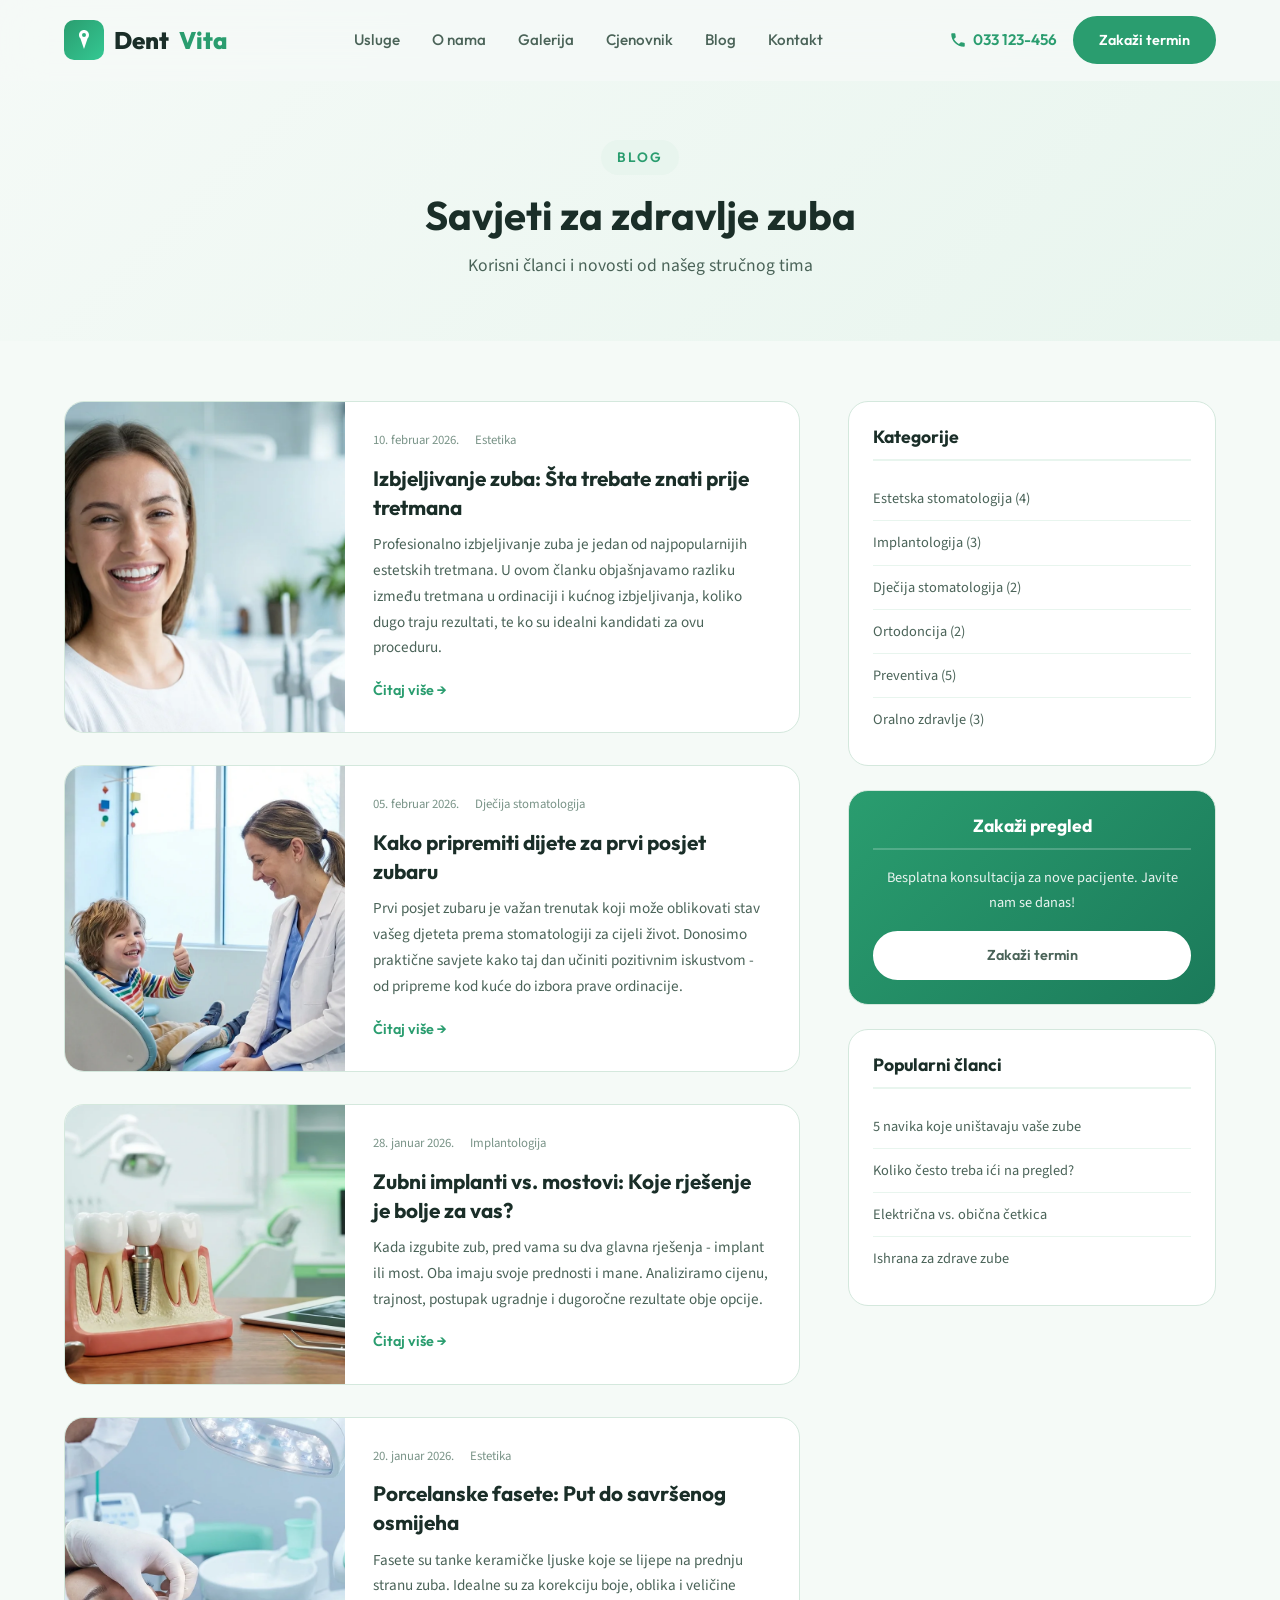
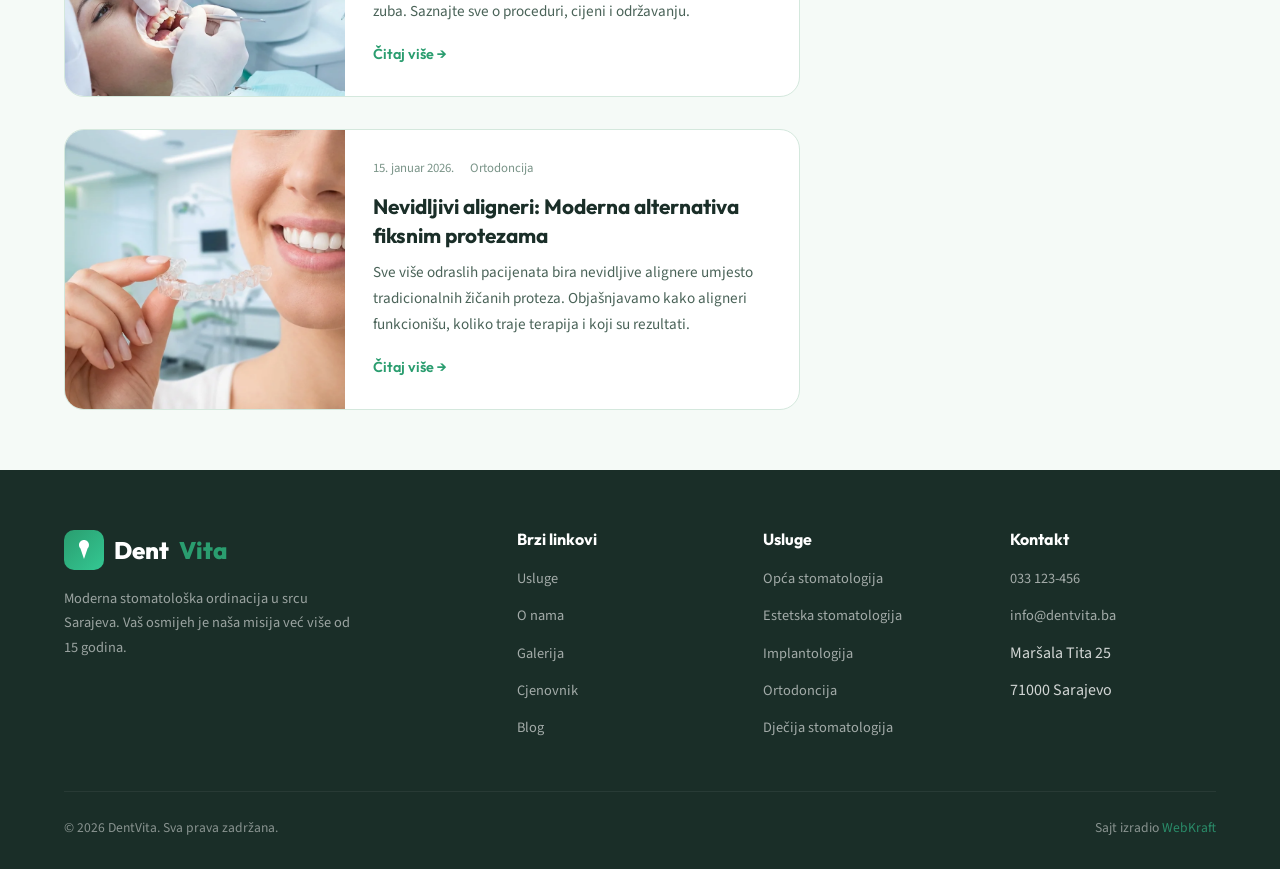
<file: blog.html>
<!DOCTYPE html>
<html lang="bs">
<head>
  <meta charset="UTF-8">
  <meta name="viewport" content="width=device-width, initial-scale=1.0">
  <title>Blog - DentVita | Savjeti za zdravlje zuba</title>
  <meta name="description" content="Stomatološki savjeti, novosti iz ordinacije i korisne informacije o oralnom zdravlju od tima DentVita.">
  <link rel="preconnect" href="https://fonts.googleapis.com">
  <link rel="preconnect" href="https://fonts.gstatic.com" crossorigin>
  <link href="https://fonts.googleapis.com/css2?family=Outfit:wght@400;500;600;700;800&family=Source+Sans+3:wght@400;500;600;700&display=swap" rel="stylesheet">
  <link rel="stylesheet" href="assets/css/style.css">
</head>
<body>

  <!-- Header -->
  <header class="header" id="header">
    <div class="header-inner">
      <a href="index.html" class="logo">
        <div class="logo-icon">
          <svg viewBox="0 0 24 24"><path d="M12 2C9.24 2 7 4.24 7 7c0 1.38.56 2.63 1.46 3.54L12 21l3.54-10.46A4.98 4.98 0 0017 7c0-2.76-2.24-5-5-5zm0 7a2 2 0 110-4 2 2 0 010 4z"/></svg>
        </div>
        Dent<span>Vita</span>
      </a>
      <nav class="nav" id="nav">
        <a href="index.html#usluge">Usluge</a>
        <a href="index.html#o-nama">O nama</a>
        <a href="index.html#galerija">Galerija</a>
        <a href="index.html#cijene">Cjenovnik</a>
        <a href="blog.html">Blog</a>
        <a href="index.html#kontakt">Kontakt</a>
      </nav>
      <div class="header-cta">
        <a href="tel:+38733123456" class="header-phone">
          <svg viewBox="0 0 24 24" width="18" height="18" fill="currentColor"><path d="M6.62 10.79c1.44 2.83 3.76 5.14 6.59 6.59l2.2-2.2c.27-.27.67-.36 1.02-.24 1.12.37 2.33.57 3.57.57.55 0 1 .45 1 1V20c0 .55-.45 1-1 1-9.39 0-17-7.61-17-17 0-.55.45-1 1-1h3.5c.55 0 1 .45 1 1 0 1.25.2 2.45.57 3.57.11.35.03.74-.25 1.02l-2.2 2.2z"/></svg>
          033 123-456
        </a>
        <a href="index.html#kontakt" class="btn btn-primary btn-sm">Zakaži termin</a>
      </div>
      <button class="menu-toggle" id="menuToggle" aria-label="Meni">
        <span></span><span></span><span></span>
      </button>
    </div>
  </header>

  <main>

  <!-- Blog Hero -->
  <section class="blog-hero">
    <div class="container text-center">
      <span class="section-label">Blog</span>
      <h1>Savjeti za zdravlje zuba</h1>
      <p>Korisni članci i novosti od našeg stručnog tima</p>
    </div>
  </section>

  <!-- Blog List -->
  <section class="blog-list">
    <div class="container">
      <div class="blog-list-grid">
        <div class="blog-posts">

          <!-- Post 1 -->
          <a href="blog/izbjeljivanje-zuba.html" class="blog-post-link fade-in">
            <article class="blog-post-card">
              <img src="assets/images/dental-smile.webp" alt="Izbjeljivanje zuba" loading="lazy">
              <div class="blog-post-body">
                <div class="blog-post-meta">
                  <span>10. februar 2026.</span>
                  <span>Estetika</span>
                </div>
                <h2>Izbjeljivanje zuba: Šta trebate znati prije tretmana</h2>
                <p>Profesionalno izbjeljivanje zuba je jedan od najpopularnijih estetskih tretmana. U ovom članku objašnjavamo razliku između tretmana u ordinaciji i kućnog izbjeljivanja, koliko dugo traju rezultati, te ko su idealni kandidati za ovu proceduru.</p>
                <span class="service-link">Čitaj više &rarr;</span>
              </div>
            </article>
          </a>

          <!-- Post 2 -->
          <a href="blog/prvi-posjet-zubaru.html" class="blog-post-link fade-in">
            <article class="blog-post-card">
              <img src="assets/images/dental-pediatric.webp" alt="Dječija stomatologija" loading="lazy">
              <div class="blog-post-body">
                <div class="blog-post-meta">
                  <span>05. februar 2026.</span>
                  <span>Dječija stomatologija</span>
                </div>
                <h2>Kako pripremiti dijete za prvi posjet zubaru</h2>
                <p>Prvi posjet zubaru je važan trenutak koji može oblikovati stav vašeg djeteta prema stomatologiji za cijeli život. Donosimo praktične savjete kako taj dan učiniti pozitivnim iskustvom - od pripreme kod kuće do izbora prave ordinacije.</p>
                <span class="service-link">Čitaj više &rarr;</span>
              </div>
            </article>
          </a>

          <!-- Post 3 -->
          <a href="blog/implanti-vs-mostovi.html" class="blog-post-link fade-in">
            <article class="blog-post-card">
              <img src="assets/images/dental-implant.webp" alt="Zubni implanti" loading="lazy">
              <div class="blog-post-body">
                <div class="blog-post-meta">
                  <span>28. januar 2026.</span>
                  <span>Implantologija</span>
                </div>
                <h2>Zubni implanti vs. mostovi: Koje rješenje je bolje za vas?</h2>
                <p>Kada izgubite zub, pred vama su dva glavna rješenja - implant ili most. Oba imaju svoje prednosti i mane. Analiziramo cijenu, trajnost, postupak ugradnje i dugoročne rezultate obje opcije.</p>
                <span class="service-link">Čitaj više &rarr;</span>
              </div>
            </article>
          </a>

          <!-- Post 4 -->
          <a href="blog/porcelanske-fasete.html" class="blog-post-link fade-in">
            <article class="blog-post-card">
              <img src="assets/images/dental-cosmetic.webp" alt="Fasete za zube" loading="lazy">
              <div class="blog-post-body">
                <div class="blog-post-meta">
                  <span>20. januar 2026.</span>
                  <span>Estetika</span>
                </div>
                <h2>Porcelanske fasete: Put do savršenog osmijeha</h2>
                <p>Fasete su tanke keramičke ljuske koje se lijepe na prednju stranu zuba. Idealne su za korekciju boje, oblika i veličine zuba. Saznajte sve o proceduri, cijeni i održavanju.</p>
                <span class="service-link">Čitaj više &rarr;</span>
              </div>
            </article>
          </a>

          <!-- Post 5 -->
          <a href="blog/nevidljivi-aligneri.html" class="blog-post-link fade-in">
            <article class="blog-post-card">
              <img src="assets/images/dental-orthodontics.webp" alt="Nevidljivi aligneri" loading="lazy">
              <div class="blog-post-body">
                <div class="blog-post-meta">
                  <span>15. januar 2026.</span>
                  <span>Ortodoncija</span>
                </div>
                <h2>Nevidljivi aligneri: Moderna alternativa fiksnim protezama</h2>
                <p>Sve više odraslih pacijenata bira nevidljive alignere umjesto tradicionalnih žičanih proteza. Objašnjavamo kako aligneri funkcionišu, koliko traje terapija i koji su rezultati.</p>
                <span class="service-link">Čitaj više &rarr;</span>
              </div>
            </article>
          </a>

        </div>

        <!-- Sidebar -->
        <aside class="blog-sidebar">
          <div class="sidebar-widget">
            <h3>Kategorije</h3>
            <ul>
              <li><a href="#">Estetska stomatologija (4)</a></li>
              <li><a href="#">Implantologija (3)</a></li>
              <li><a href="#">Dječija stomatologija (2)</a></li>
              <li><a href="#">Ortodoncija (2)</a></li>
              <li><a href="#">Preventiva (5)</a></li>
              <li><a href="#">Oralno zdravlje (3)</a></li>
            </ul>
          </div>

          <div class="sidebar-widget sidebar-cta">
            <h3>Zakaži pregled</h3>
            <p>Besplatna konsultacija za nove pacijente. Javite nam se danas!</p>
            <a href="index.html#kontakt" class="btn btn-white btn-sm" style="width:100%;justify-content:center">Zakaži termin</a>
          </div>

          <div class="sidebar-widget">
            <h3>Popularni članci</h3>
            <ul>
              <li><a href="#">5 navika koje uništavaju vaše zube</a></li>
              <li><a href="#">Koliko često treba ići na pregled?</a></li>
              <li><a href="#">Električna vs. obična četkica</a></li>
              <li><a href="#">Ishrana za zdrave zube</a></li>
            </ul>
          </div>
        </aside>
      </div>
    </div>
  </section>

  </main>

  <!-- Footer -->
  <footer class="footer">
    <div class="container">
      <div class="footer-grid">
        <div class="footer-brand">
          <a href="index.html" class="logo">
            <div class="logo-icon">
              <svg viewBox="0 0 24 24"><path d="M12 2C9.24 2 7 4.24 7 7c0 1.38.56 2.63 1.46 3.54L12 21l3.54-10.46A4.98 4.98 0 0017 7c0-2.76-2.24-5-5-5z"/></svg>
            </div>
            Dent<span>Vita</span>
          </a>
          <p>Moderna stomatološka ordinacija u srcu Sarajeva. Vaš osmijeh je naša misija već više od 15 godina.</p>
        </div>
        <div>
          <h4>Brzi linkovi</h4>
          <ul class="footer-links">
            <li><a href="index.html#usluge">Usluge</a></li>
            <li><a href="index.html#o-nama">O nama</a></li>
            <li><a href="index.html#galerija">Galerija</a></li>
            <li><a href="index.html#cijene">Cjenovnik</a></li>
            <li><a href="blog.html">Blog</a></li>
          </ul>
        </div>
        <div>
          <h4>Usluge</h4>
          <ul class="footer-links">
            <li><a href="index.html#usluge">Opća stomatologija</a></li>
            <li><a href="index.html#usluge">Estetska stomatologija</a></li>
            <li><a href="index.html#usluge">Implantologija</a></li>
            <li><a href="index.html#usluge">Ortodoncija</a></li>
            <li><a href="index.html#usluge">Dječija stomatologija</a></li>
          </ul>
        </div>
        <div>
          <h4>Kontakt</h4>
          <ul class="footer-links">
            <li><a href="tel:+38733123456">033 123-456</a></li>
            <li><a href="mailto:info@dentvita.ba">info@dentvita.ba</a></li>
            <li>Maršala Tita 25</li>
            <li>71000 Sarajevo</li>
          </ul>
        </div>
      </div>
      <div class="footer-bottom">
        <span>&copy; 2026 DentVita. Sva prava zadržana.</span>
        <span>Sajt izradio <a href="https://webkraft.site" target="_blank" rel="noopener">WebKraft</a></span>
      </div>
    </div>
  </footer>

  <script>
    const header = document.getElementById('header');
    window.addEventListener('scroll', () => header.classList.toggle('scrolled', window.scrollY > 20));
    const menuToggle = document.getElementById('menuToggle');
    const nav = document.getElementById('nav');
    menuToggle.addEventListener('click', () => nav.classList.toggle('open'));
    nav.querySelectorAll('a').forEach(a => a.addEventListener('click', () => nav.classList.remove('open')));
    const observer = new IntersectionObserver((entries) => {
      entries.forEach(entry => { if (entry.isIntersecting) entry.target.classList.add('visible'); });
    }, { threshold: 0.1 });
    document.querySelectorAll('.fade-in').forEach(el => observer.observe(el));
  </script>

</body>
</html>
</file>
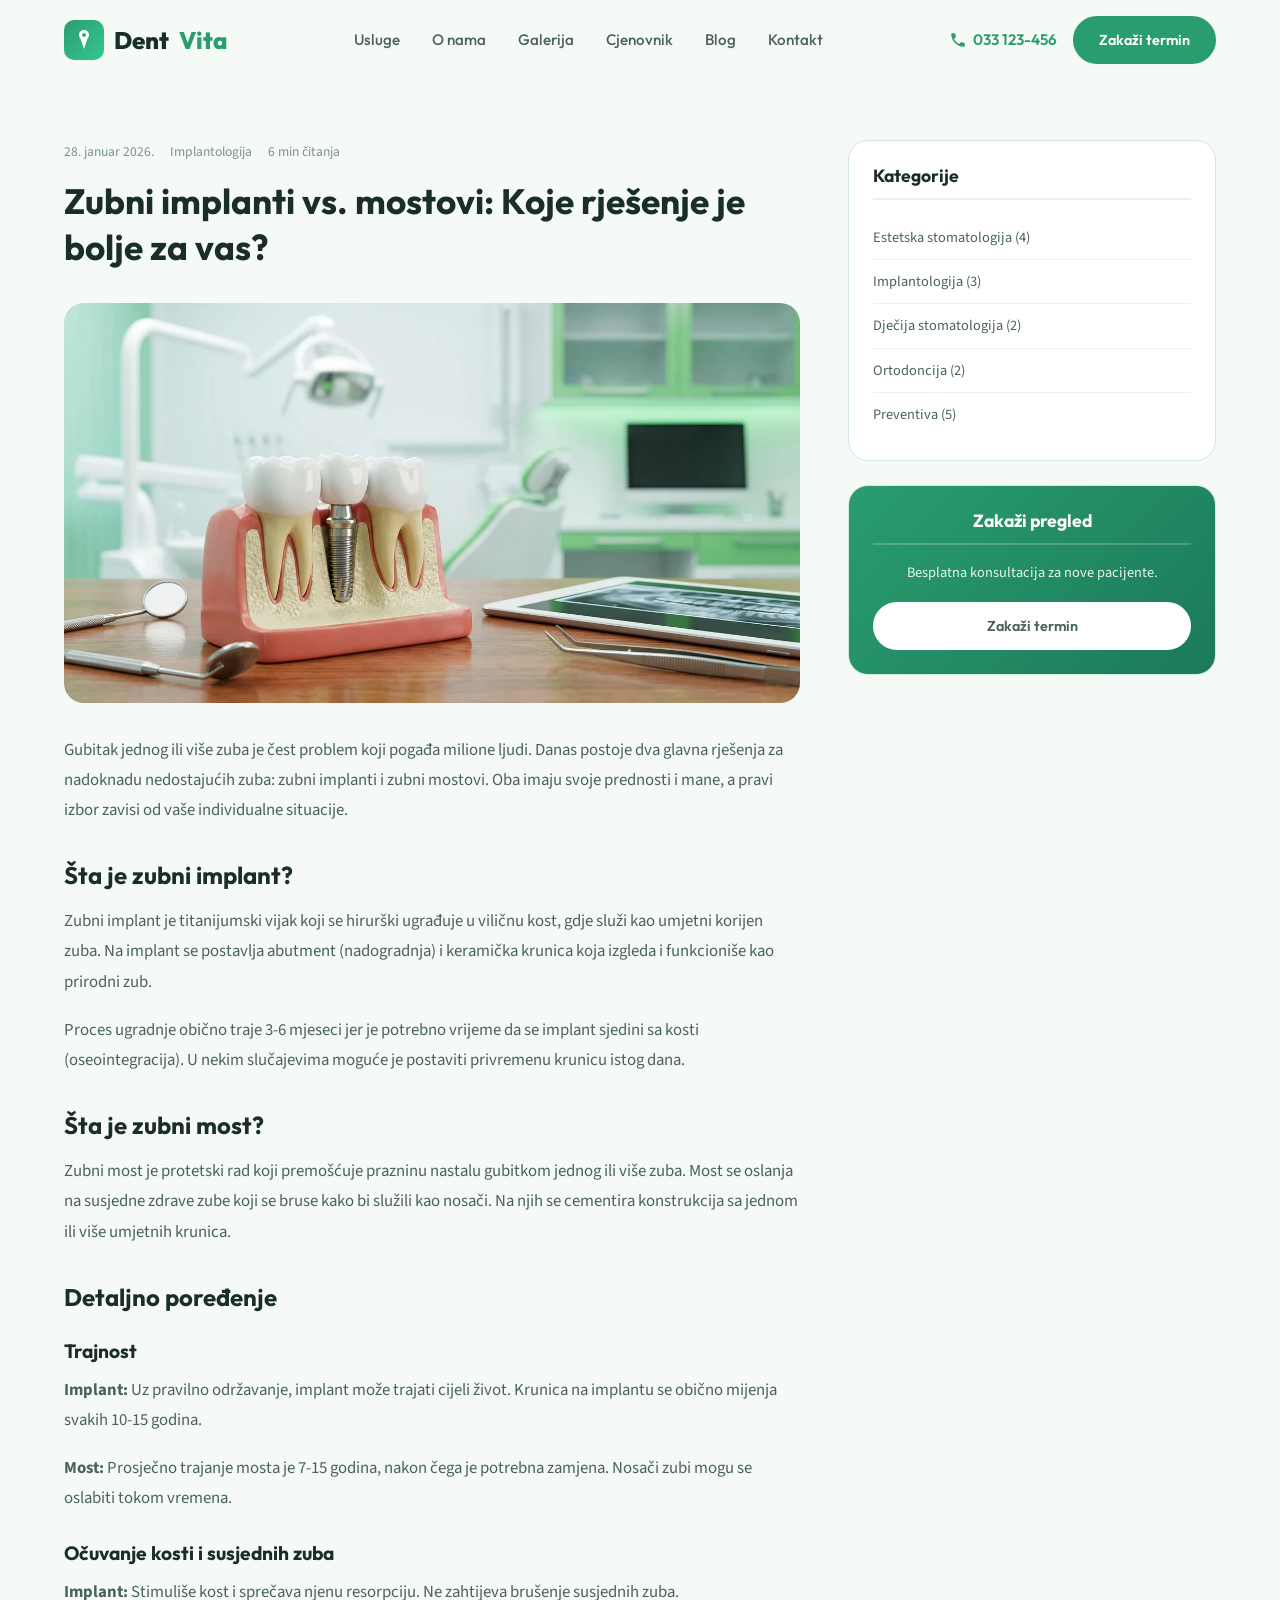
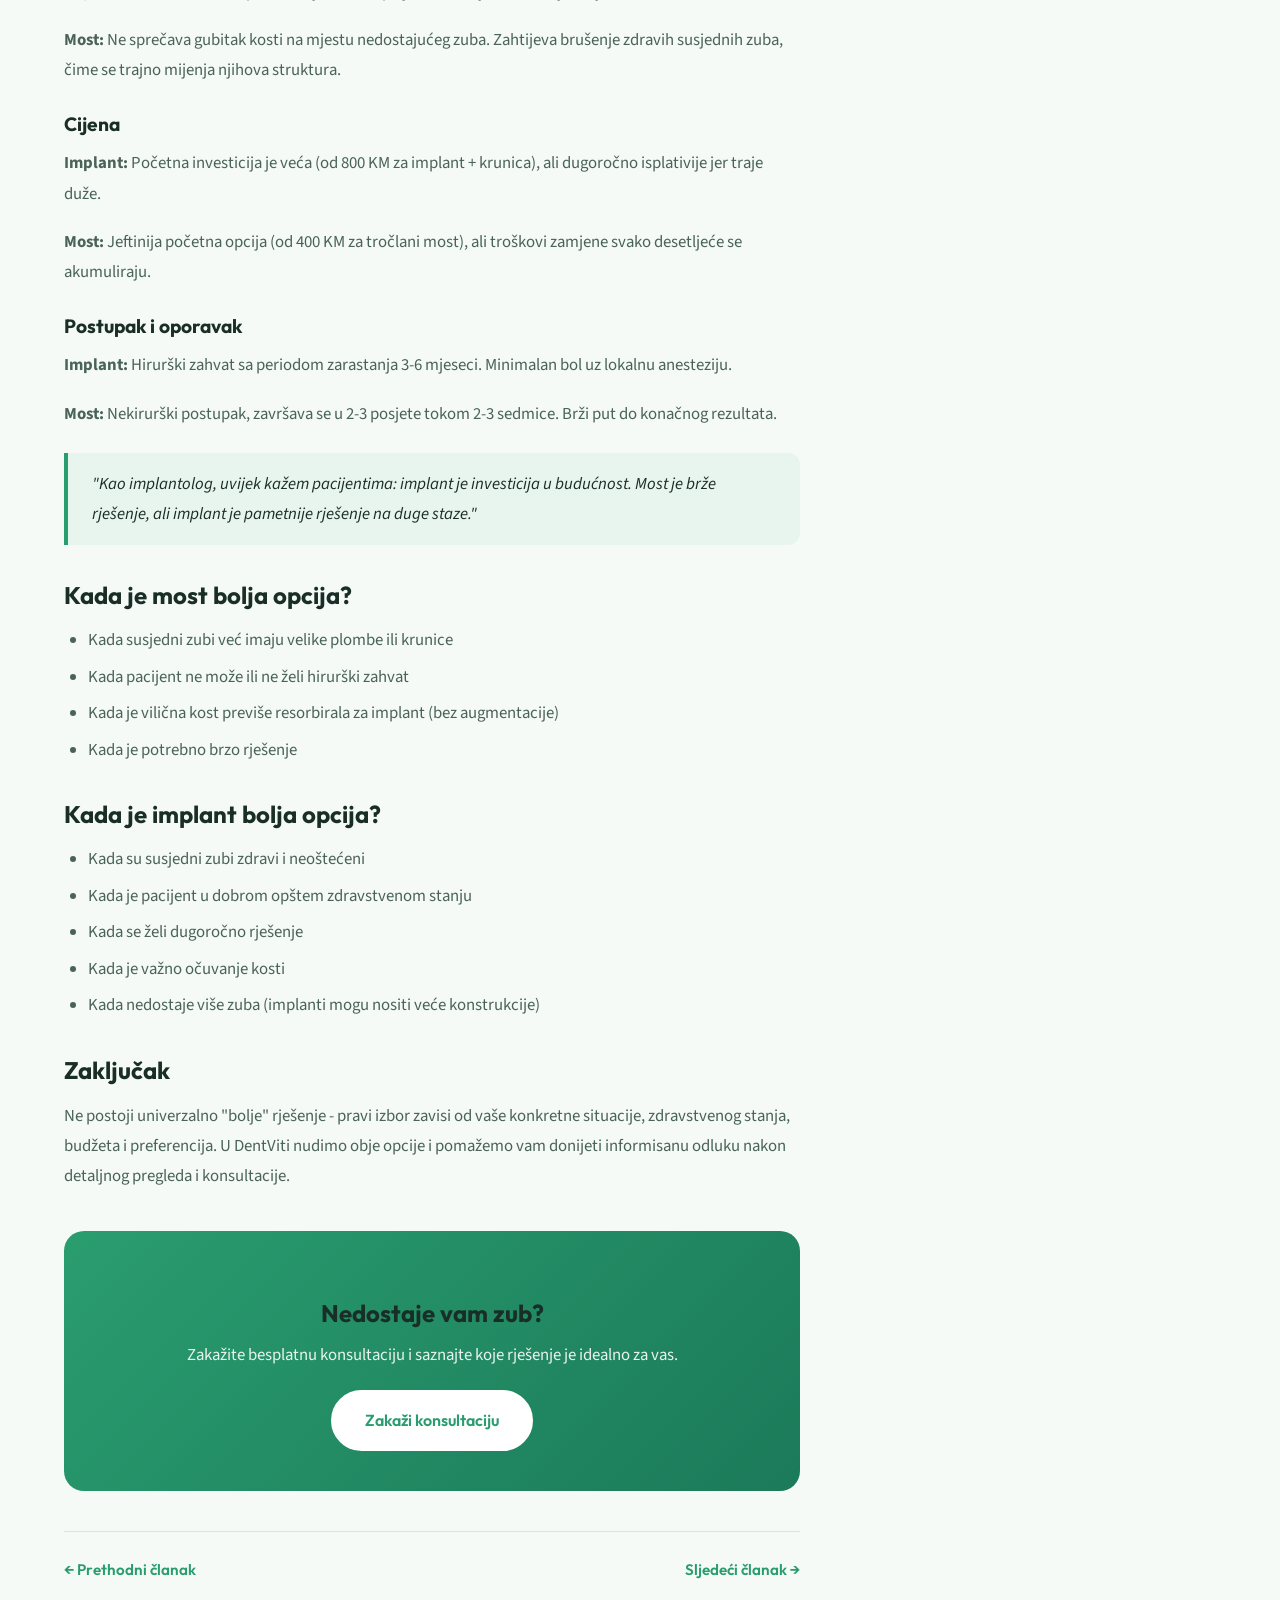
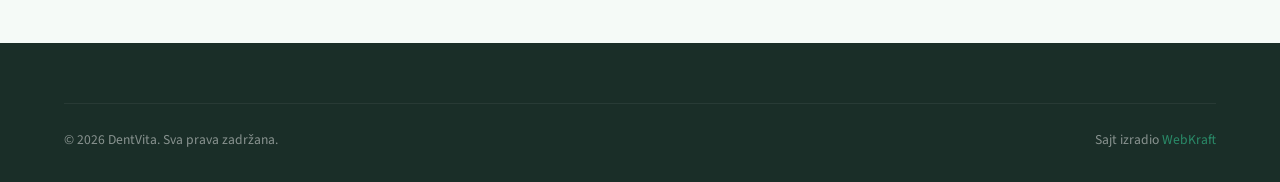
<file: blog/implanti-vs-mostovi.html>
<!DOCTYPE html>
<html lang="bs">
<head>
  <meta charset="UTF-8">
  <meta name="viewport" content="width=device-width, initial-scale=1.0">
  <title>Zubni implanti vs. mostovi: Koje rješenje je bolje za vas? | DentVita Blog</title>
  <meta name="description" content="Detaljno poređenje zubnih implanata i mostova - cijene, trajnost, postupak ugradnje. Saznajte koje rješenje je pravo za vas.">
  <link rel="preconnect" href="https://fonts.googleapis.com">
  <link rel="preconnect" href="https://fonts.gstatic.com" crossorigin>
  <link href="https://fonts.googleapis.com/css2?family=Outfit:wght@400;500;600;700;800&family=Source+Sans+3:wght@400;500;600;700&display=swap" rel="stylesheet">
  <link rel="stylesheet" href="../assets/css/style.css">
</head>
<body>

  <header class="header" id="header">
    <div class="header-inner">
      <a href="../index.html" class="logo">
        <div class="logo-icon"><svg viewBox="0 0 24 24"><path d="M12 2C9.24 2 7 4.24 7 7c0 1.38.56 2.63 1.46 3.54L12 21l3.54-10.46A4.98 4.98 0 0017 7c0-2.76-2.24-5-5-5zm0 7a2 2 0 110-4 2 2 0 010 4z"/></svg></div>
        Dent<span>Vita</span>
      </a>
      <nav class="nav" id="nav">
        <a href="../index.html#usluge">Usluge</a>
        <a href="../index.html#o-nama">O nama</a>
        <a href="../index.html#galerija">Galerija</a>
        <a href="../index.html#cijene">Cjenovnik</a>
        <a href="../blog.html">Blog</a>
        <a href="../index.html#kontakt">Kontakt</a>
      </nav>
      <div class="header-cta">
        <a href="tel:+38733123456" class="header-phone">
          <svg viewBox="0 0 24 24" width="18" height="18" fill="currentColor"><path d="M6.62 10.79c1.44 2.83 3.76 5.14 6.59 6.59l2.2-2.2c.27-.27.67-.36 1.02-.24 1.12.37 2.33.57 3.57.57.55 0 1 .45 1 1V20c0 .55-.45 1-1 1-9.39 0-17-7.61-17-17 0-.55.45-1 1-1h3.5c.55 0 1 .45 1 1 0 1.25.2 2.45.57 3.57.11.35.03.74-.25 1.02l-2.2 2.2z"/></svg>
          033 123-456
        </a>
        <a href="../index.html#kontakt" class="btn btn-primary btn-sm">Zakaži termin</a>
      </div>
      <button class="menu-toggle" id="menuToggle" aria-label="Meni"><span></span><span></span><span></span></button>
    </div>
  </header>

  <main>
  <section class="blog-article">
    <div class="container">
      <div class="blog-article-container">
        <article>
          <div class="article-header">
            <div class="article-meta">
              <span>28. januar 2026.</span>
              <span>Implantologija</span>
              <span>6 min čitanja</span>
            </div>
            <h1>Zubni implanti vs. mostovi: Koje rješenje je bolje za vas?</h1>
          </div>
          <img src="../assets/images/dental-implant.webp" alt="Model zubnog implanta" class="article-hero-img" loading="eager">
          <div class="article-content">
            <p>Gubitak jednog ili više zuba je čest problem koji pogađa milione ljudi. Danas postoje dva glavna rješenja za nadoknadu nedostajućih zuba: zubni implanti i zubni mostovi. Oba imaju svoje prednosti i mane, a pravi izbor zavisi od vaše individualne situacije.</p>

            <h2>Šta je zubni implant?</h2>
            <p>Zubni implant je titanijumski vijak koji se hirurški ugrađuje u viličnu kost, gdje služi kao umjetni korijen zuba. Na implant se postavlja abutment (nadogradnja) i keramička krunica koja izgleda i funkcioniše kao prirodni zub.</p>
            <p>Proces ugradnje obično traje 3-6 mjeseci jer je potrebno vrijeme da se implant sjedini sa kosti (oseointegracija). U nekim slučajevima moguće je postaviti privremenu krunicu istog dana.</p>

            <h2>Šta je zubni most?</h2>
            <p>Zubni most je protetski rad koji premošćuje prazninu nastalu gubitkom jednog ili više zuba. Most se oslanja na susjedne zdrave zube koji se bruse kako bi služili kao nosači. Na njih se cementira konstrukcija sa jednom ili više umjetnih krunica.</p>

            <h2>Detaljno poređenje</h2>

            <h3>Trajnost</h3>
            <p><strong>Implant:</strong> Uz pravilno održavanje, implant može trajati cijeli život. Krunica na implantu se obično mijenja svakih 10-15 godina.</p>
            <p><strong>Most:</strong> Prosječno trajanje mosta je 7-15 godina, nakon čega je potrebna zamjena. Nosači zubi mogu se oslabiti tokom vremena.</p>

            <h3>Očuvanje kosti i susjednih zuba</h3>
            <p><strong>Implant:</strong> Stimuliše kost i sprečava njenu resorpciju. Ne zahtijeva brušenje susjednih zuba.</p>
            <p><strong>Most:</strong> Ne sprečava gubitak kosti na mjestu nedostajućeg zuba. Zahtijeva brušenje zdravih susjednih zuba, čime se trajno mijenja njihova struktura.</p>

            <h3>Cijena</h3>
            <p><strong>Implant:</strong> Početna investicija je veća (od 800 KM za implant + krunica), ali dugoročno isplativije jer traje duže.</p>
            <p><strong>Most:</strong> Jeftinija početna opcija (od 400 KM za tročlani most), ali troškovi zamjene svako desetljeće se akumuliraju.</p>

            <h3>Postupak i oporavak</h3>
            <p><strong>Implant:</strong> Hirurški zahvat sa periodom zarastanja 3-6 mjeseci. Minimalan bol uz lokalnu anesteziju.</p>
            <p><strong>Most:</strong> Nekirurški postupak, završava se u 2-3 posjete tokom 2-3 sedmice. Brži put do konačnog rezultata.</p>

            <blockquote>
              "Kao implantolog, uvijek kažem pacijentima: implant je investicija u budućnost. Most je brže rješenje, ali implant je pametnije rješenje na duge staze."
            </blockquote>

            <h2>Kada je most bolja opcija?</h2>
            <ul>
              <li>Kada susjedni zubi već imaju velike plombe ili krunice</li>
              <li>Kada pacijent ne može ili ne želi hirurški zahvat</li>
              <li>Kada je vilična kost previše resorbirala za implant (bez augmentacije)</li>
              <li>Kada je potrebno brzo rješenje</li>
            </ul>

            <h2>Kada je implant bolja opcija?</h2>
            <ul>
              <li>Kada su susjedni zubi zdravi i neoštećeni</li>
              <li>Kada je pacijent u dobrom opštem zdravstvenom stanju</li>
              <li>Kada se želi dugoročno rješenje</li>
              <li>Kada je važno očuvanje kosti</li>
              <li>Kada nedostaje više zuba (implanti mogu nositi veće konstrukcije)</li>
            </ul>

            <h2>Zaključak</h2>
            <p>Ne postoji univerzalno "bolje" rješenje - pravi izbor zavisi od vaše konkretne situacije, zdravstvenog stanja, budžeta i preferencija. U DentViti nudimo obje opcije i pomažemo vam donijeti informisanu odluku nakon detaljnog pregleda i konsultacije.</p>

            <div class="article-cta">
              <h3>Nedostaje vam zub?</h3>
              <p>Zakažite besplatnu konsultaciju i saznajte koje rješenje je idealno za vas.</p>
              <a href="../index.html#kontakt" class="btn btn-white">Zakaži konsultaciju</a>
            </div>

            <div class="article-nav">
              <a href="prvi-posjet-zubaru.html">&larr; Prethodni članak</a>
              <a href="porcelanske-fasete.html">Sljedeći članak &rarr;</a>
            </div>
          </div>
        </article>

        <aside class="blog-sidebar">
          <div class="sidebar-widget">
            <h3>Kategorije</h3>
            <ul>
              <li><a href="../blog.html">Estetska stomatologija (4)</a></li>
              <li><a href="../blog.html">Implantologija (3)</a></li>
              <li><a href="../blog.html">Dječija stomatologija (2)</a></li>
              <li><a href="../blog.html">Ortodoncija (2)</a></li>
              <li><a href="../blog.html">Preventiva (5)</a></li>
            </ul>
          </div>
          <div class="sidebar-widget sidebar-cta">
            <h3>Zakaži pregled</h3>
            <p>Besplatna konsultacija za nove pacijente.</p>
            <a href="../index.html#kontakt" class="btn btn-white btn-sm" style="width:100%;justify-content:center">Zakaži termin</a>
          </div>
        </aside>
      </div>
    </div>
  </section>
  </main>

  <footer class="footer">
    <div class="container">
      <div class="footer-bottom">
        <span>&copy; 2026 DentVita. Sva prava zadržana.</span>
        <span>Sajt izradio <a href="https://webkraft.site" target="_blank" rel="noopener">WebKraft</a></span>
      </div>
    </div>
  </footer>

  <script>
    const header=document.getElementById('header');window.addEventListener('scroll',()=>header.classList.toggle('scrolled',window.scrollY>20));
    const menuToggle=document.getElementById('menuToggle'),nav=document.getElementById('nav');
    menuToggle.addEventListener('click',()=>nav.classList.toggle('open'));
    nav.querySelectorAll('a').forEach(a=>a.addEventListener('click',()=>nav.classList.remove('open')));
  </script>
</body>
</html>
</file>
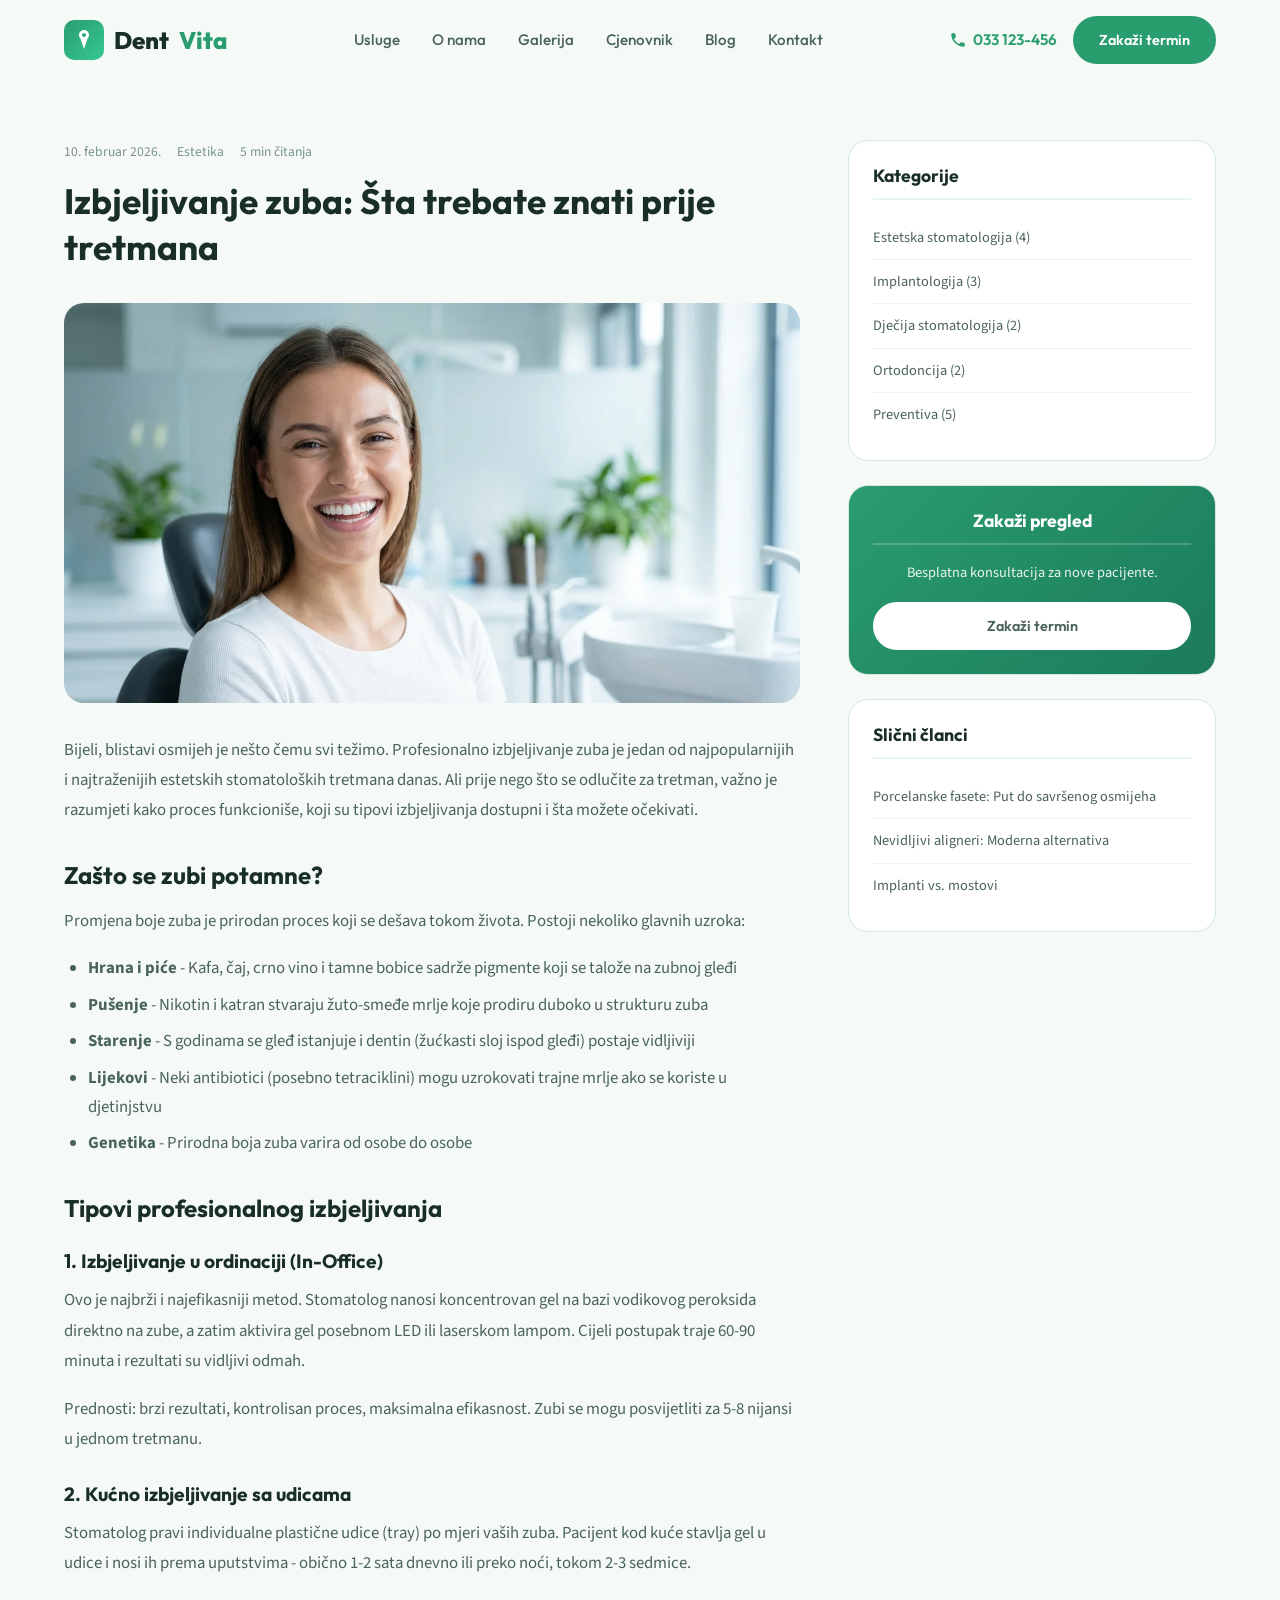
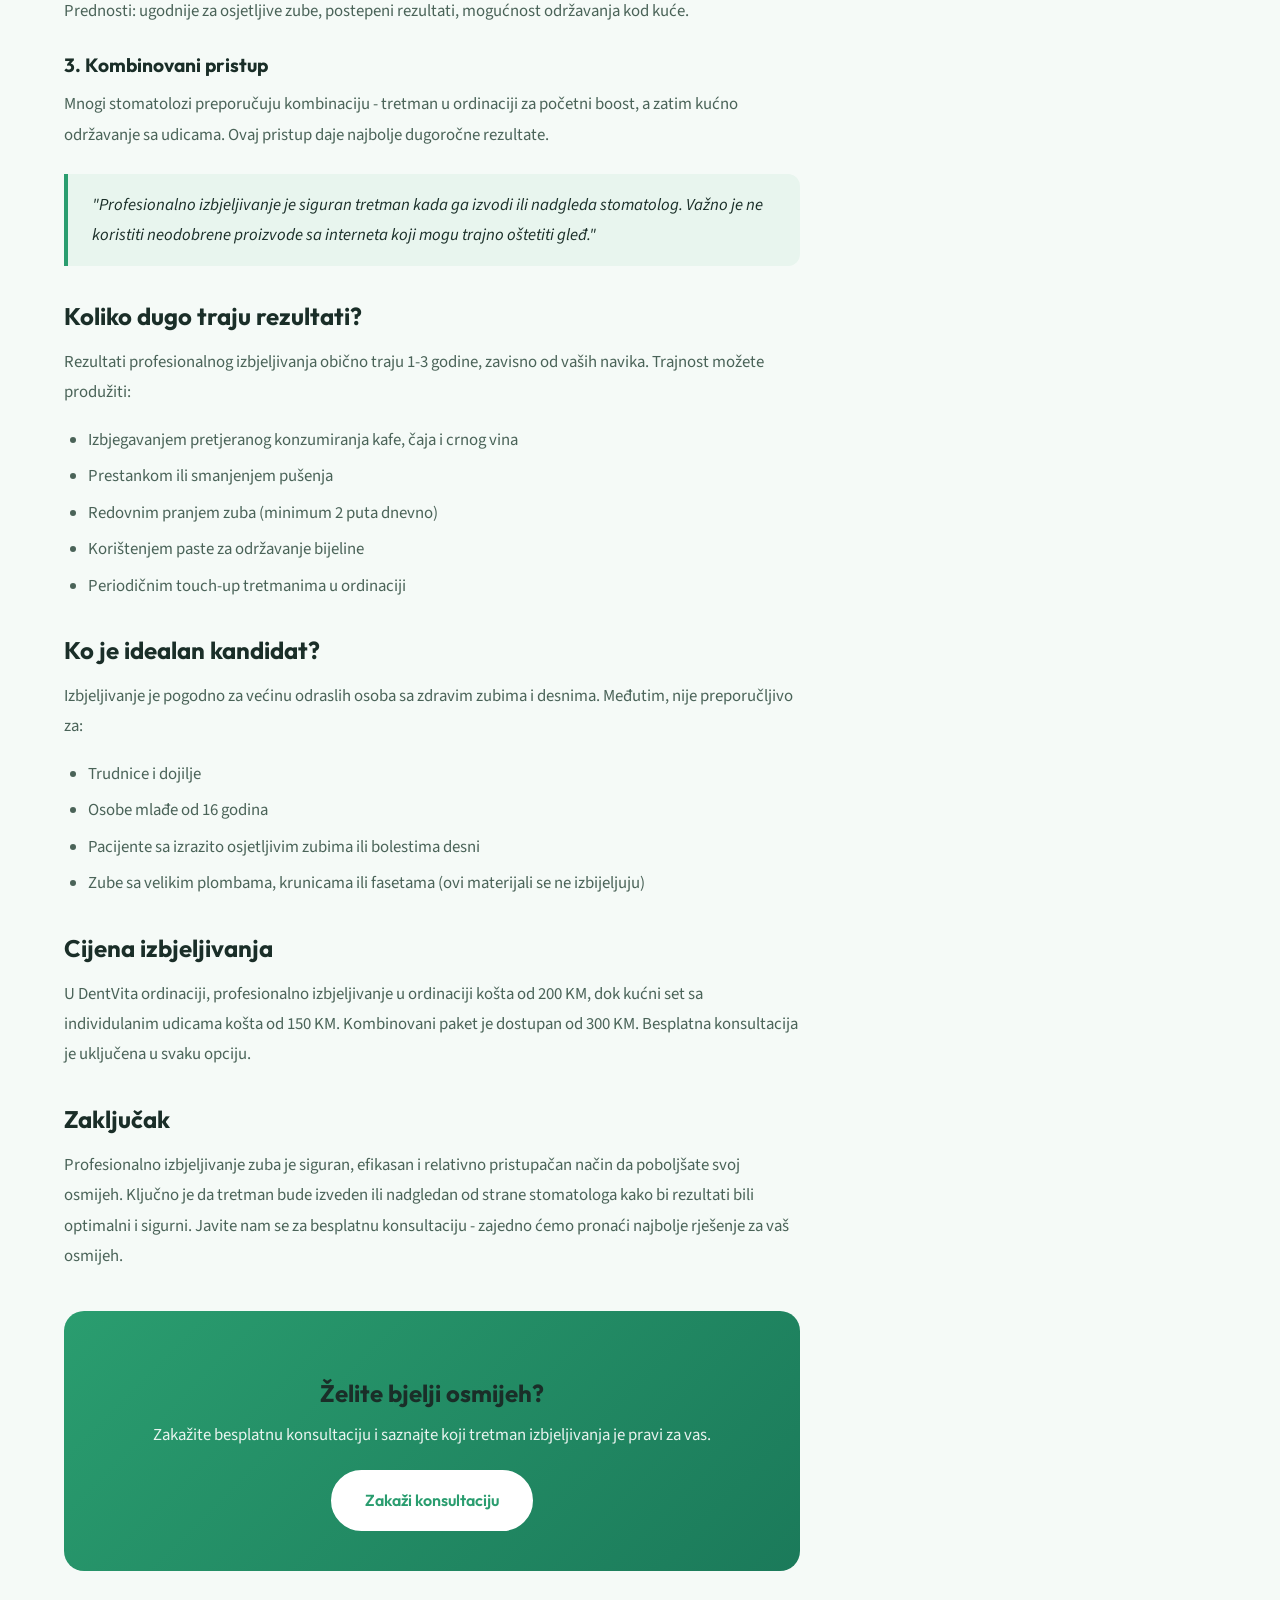
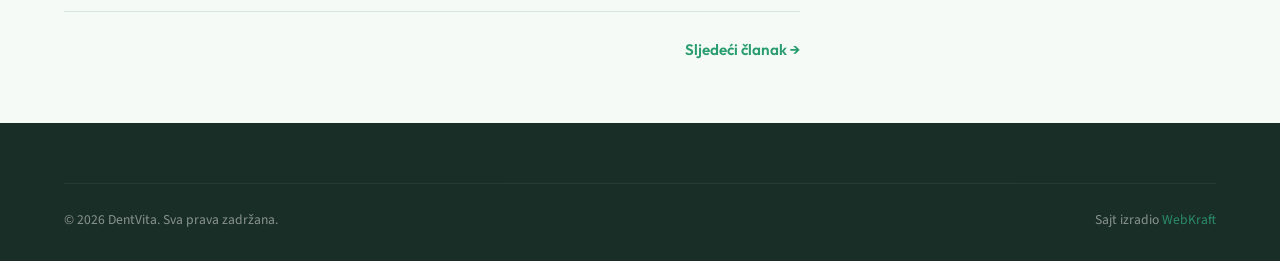
<file: blog/izbjeljivanje-zuba.html>
<!DOCTYPE html>
<html lang="bs">
<head>
  <meta charset="UTF-8">
  <meta name="viewport" content="width=device-width, initial-scale=1.0">
  <title>Izbjeljivanje zuba: Šta trebate znati prije tretmana | DentVita Blog</title>
  <meta name="description" content="Sve o profesionalnom izbjeljivanju zuba - tipovi tretmana, koliko traju rezultati, priprema i cijena. Vodič od stručnjaka DentVita ordinacije.">
  <link rel="preconnect" href="https://fonts.googleapis.com">
  <link rel="preconnect" href="https://fonts.gstatic.com" crossorigin>
  <link href="https://fonts.googleapis.com/css2?family=Outfit:wght@400;500;600;700;800&family=Source+Sans+3:wght@400;500;600;700&display=swap" rel="stylesheet">
  <link rel="stylesheet" href="../assets/css/style.css">
</head>
<body>

  <header class="header" id="header">
    <div class="header-inner">
      <a href="../index.html" class="logo">
        <div class="logo-icon"><svg viewBox="0 0 24 24"><path d="M12 2C9.24 2 7 4.24 7 7c0 1.38.56 2.63 1.46 3.54L12 21l3.54-10.46A4.98 4.98 0 0017 7c0-2.76-2.24-5-5-5zm0 7a2 2 0 110-4 2 2 0 010 4z"/></svg></div>
        Dent<span>Vita</span>
      </a>
      <nav class="nav" id="nav">
        <a href="../index.html#usluge">Usluge</a>
        <a href="../index.html#o-nama">O nama</a>
        <a href="../index.html#galerija">Galerija</a>
        <a href="../index.html#cijene">Cjenovnik</a>
        <a href="../blog.html">Blog</a>
        <a href="../index.html#kontakt">Kontakt</a>
      </nav>
      <div class="header-cta">
        <a href="tel:+38733123456" class="header-phone">
          <svg viewBox="0 0 24 24" width="18" height="18" fill="currentColor"><path d="M6.62 10.79c1.44 2.83 3.76 5.14 6.59 6.59l2.2-2.2c.27-.27.67-.36 1.02-.24 1.12.37 2.33.57 3.57.57.55 0 1 .45 1 1V20c0 .55-.45 1-1 1-9.39 0-17-7.61-17-17 0-.55.45-1 1-1h3.5c.55 0 1 .45 1 1 0 1.25.2 2.45.57 3.57.11.35.03.74-.25 1.02l-2.2 2.2z"/></svg>
          033 123-456
        </a>
        <a href="../index.html#kontakt" class="btn btn-primary btn-sm">Zakaži termin</a>
      </div>
      <button class="menu-toggle" id="menuToggle" aria-label="Meni"><span></span><span></span><span></span></button>
    </div>
  </header>

  <main>
  <section class="blog-article">
    <div class="container">
      <div class="blog-article-container">
        <article>
          <div class="article-header">
            <div class="article-meta">
              <span>10. februar 2026.</span>
              <span>Estetika</span>
              <span>5 min čitanja</span>
            </div>
            <h1>Izbjeljivanje zuba: Šta trebate znati prije tretmana</h1>
          </div>
          <img src="../assets/images/dental-smile.webp" alt="Žena sa bijelim osmijehom nakon izbjeljivanja zuba" class="article-hero-img" loading="eager">
          <div class="article-content">
            <p>Bijeli, blistavi osmijeh je nešto čemu svi težimo. Profesionalno izbjeljivanje zuba je jedan od najpopularnijih i najtraženijih estetskih stomatoloških tretmana danas. Ali prije nego što se odlučite za tretman, važno je razumjeti kako proces funkcioniše, koji su tipovi izbjeljivanja dostupni i šta možete očekivati.</p>

            <h2>Zašto se zubi potamne?</h2>
            <p>Promjena boje zuba je prirodan proces koji se dešava tokom života. Postoji nekoliko glavnih uzroka:</p>
            <ul>
              <li><strong>Hrana i piće</strong> - Kafa, čaj, crno vino i tamne bobice sadrže pigmente koji se talože na zubnoj gleđi</li>
              <li><strong>Pušenje</strong> - Nikotin i katran stvaraju žuto-smeđe mrlje koje prodiru duboko u strukturu zuba</li>
              <li><strong>Starenje</strong> - S godinama se gleđ istanjuje i dentin (žućkasti sloj ispod gleđi) postaje vidljiviji</li>
              <li><strong>Lijekovi</strong> - Neki antibiotici (posebno tetraciklini) mogu uzrokovati trajne mrlje ako se koriste u djetinjstvu</li>
              <li><strong>Genetika</strong> - Prirodna boja zuba varira od osobe do osobe</li>
            </ul>

            <h2>Tipovi profesionalnog izbjeljivanja</h2>

            <h3>1. Izbjeljivanje u ordinaciji (In-Office)</h3>
            <p>Ovo je najbrži i najefikasniji metod. Stomatolog nanosi koncentrovan gel na bazi vodikovog peroksida direktno na zube, a zatim aktivira gel posebnom LED ili laserskom lampom. Cijeli postupak traje 60-90 minuta i rezultati su vidljivi odmah.</p>
            <p>Prednosti: brzi rezultati, kontrolisan proces, maksimalna efikasnost. Zubi se mogu posvijetliti za 5-8 nijansi u jednom tretmanu.</p>

            <h3>2. Kućno izbjeljivanje sa udicama</h3>
            <p>Stomatolog pravi individualne plastične udice (tray) po mjeri vaših zuba. Pacijent kod kuće stavlja gel u udice i nosi ih prema uputstvima - obično 1-2 sata dnevno ili preko noći, tokom 2-3 sedmice.</p>
            <p>Prednosti: ugodnije za osjetljive zube, postepeni rezultati, mogućnost održavanja kod kuće.</p>

            <h3>3. Kombinovani pristup</h3>
            <p>Mnogi stomatolozi preporučuju kombinaciju - tretman u ordinaciji za početni boost, a zatim kućno održavanje sa udicama. Ovaj pristup daje najbolje dugoročne rezultate.</p>

            <blockquote>
              "Profesionalno izbjeljivanje je siguran tretman kada ga izvodi ili nadgleda stomatolog. Važno je ne koristiti neodobrene proizvode sa interneta koji mogu trajno oštetiti gleđ."
            </blockquote>

            <h2>Koliko dugo traju rezultati?</h2>
            <p>Rezultati profesionalnog izbjeljivanja obično traju 1-3 godine, zavisno od vaših navika. Trajnost možete produžiti:</p>
            <ul>
              <li>Izbjegavanjem pretjeranog konzumiranja kafe, čaja i crnog vina</li>
              <li>Prestankom ili smanjenjem pušenja</li>
              <li>Redovnim pranjem zuba (minimum 2 puta dnevno)</li>
              <li>Korištenjem paste za održavanje bijeline</li>
              <li>Periodičnim touch-up tretmanima u ordinaciji</li>
            </ul>

            <h2>Ko je idealan kandidat?</h2>
            <p>Izbjeljivanje je pogodno za većinu odraslih osoba sa zdravim zubima i desnima. Međutim, nije preporučljivo za:</p>
            <ul>
              <li>Trudnice i dojilje</li>
              <li>Osobe mlađe od 16 godina</li>
              <li>Pacijente sa izrazito osjetljivim zubima ili bolestima desni</li>
              <li>Zube sa velikim plombama, krunicama ili fasetama (ovi materijali se ne izbijeljuju)</li>
            </ul>

            <h2>Cijena izbjeljivanja</h2>
            <p>U DentVita ordinaciji, profesionalno izbjeljivanje u ordinaciji košta od 200 KM, dok kućni set sa individulanim udicama košta od 150 KM. Kombinovani paket je dostupan od 300 KM. Besplatna konsultacija je uključena u svaku opciju.</p>

            <h2>Zaključak</h2>
            <p>Profesionalno izbjeljivanje zuba je siguran, efikasan i relativno pristupačan način da poboljšate svoj osmijeh. Ključno je da tretman bude izveden ili nadgledan od strane stomatologa kako bi rezultati bili optimalni i sigurni. Javite nam se za besplatnu konsultaciju - zajedno ćemo pronaći najbolje rješenje za vaš osmijeh.</p>

            <div class="article-cta">
              <h3>Želite bjelji osmijeh?</h3>
              <p>Zakažite besplatnu konsultaciju i saznajte koji tretman izbjeljivanja je pravi za vas.</p>
              <a href="../index.html#kontakt" class="btn btn-white">Zakaži konsultaciju</a>
            </div>

            <div class="article-nav">
              <span></span>
              <a href="prvi-posjet-zubaru.html">Sljedeći članak &rarr;</a>
            </div>
          </div>
        </article>

        <aside class="blog-sidebar">
          <div class="sidebar-widget">
            <h3>Kategorije</h3>
            <ul>
              <li><a href="../blog.html">Estetska stomatologija (4)</a></li>
              <li><a href="../blog.html">Implantologija (3)</a></li>
              <li><a href="../blog.html">Dječija stomatologija (2)</a></li>
              <li><a href="../blog.html">Ortodoncija (2)</a></li>
              <li><a href="../blog.html">Preventiva (5)</a></li>
            </ul>
          </div>
          <div class="sidebar-widget sidebar-cta">
            <h3>Zakaži pregled</h3>
            <p>Besplatna konsultacija za nove pacijente.</p>
            <a href="../index.html#kontakt" class="btn btn-white btn-sm" style="width:100%;justify-content:center">Zakaži termin</a>
          </div>
          <div class="sidebar-widget">
            <h3>Slični članci</h3>
            <ul>
              <li><a href="porcelanske-fasete.html">Porcelanske fasete: Put do savršenog osmijeha</a></li>
              <li><a href="nevidljivi-aligneri.html">Nevidljivi aligneri: Moderna alternativa</a></li>
              <li><a href="implanti-vs-mostovi.html">Implanti vs. mostovi</a></li>
            </ul>
          </div>
        </aside>
      </div>
    </div>
  </section>
  </main>

  <footer class="footer">
    <div class="container">
      <div class="footer-bottom">
        <span>&copy; 2026 DentVita. Sva prava zadržana.</span>
        <span>Sajt izradio <a href="https://webkraft.site" target="_blank" rel="noopener">WebKraft</a></span>
      </div>
    </div>
  </footer>

  <script>
    const header=document.getElementById('header');window.addEventListener('scroll',()=>header.classList.toggle('scrolled',window.scrollY>20));
    const menuToggle=document.getElementById('menuToggle'),nav=document.getElementById('nav');
    menuToggle.addEventListener('click',()=>nav.classList.toggle('open'));
    nav.querySelectorAll('a').forEach(a=>a.addEventListener('click',()=>nav.classList.remove('open')));
  </script>
</body>
</html>
</file>
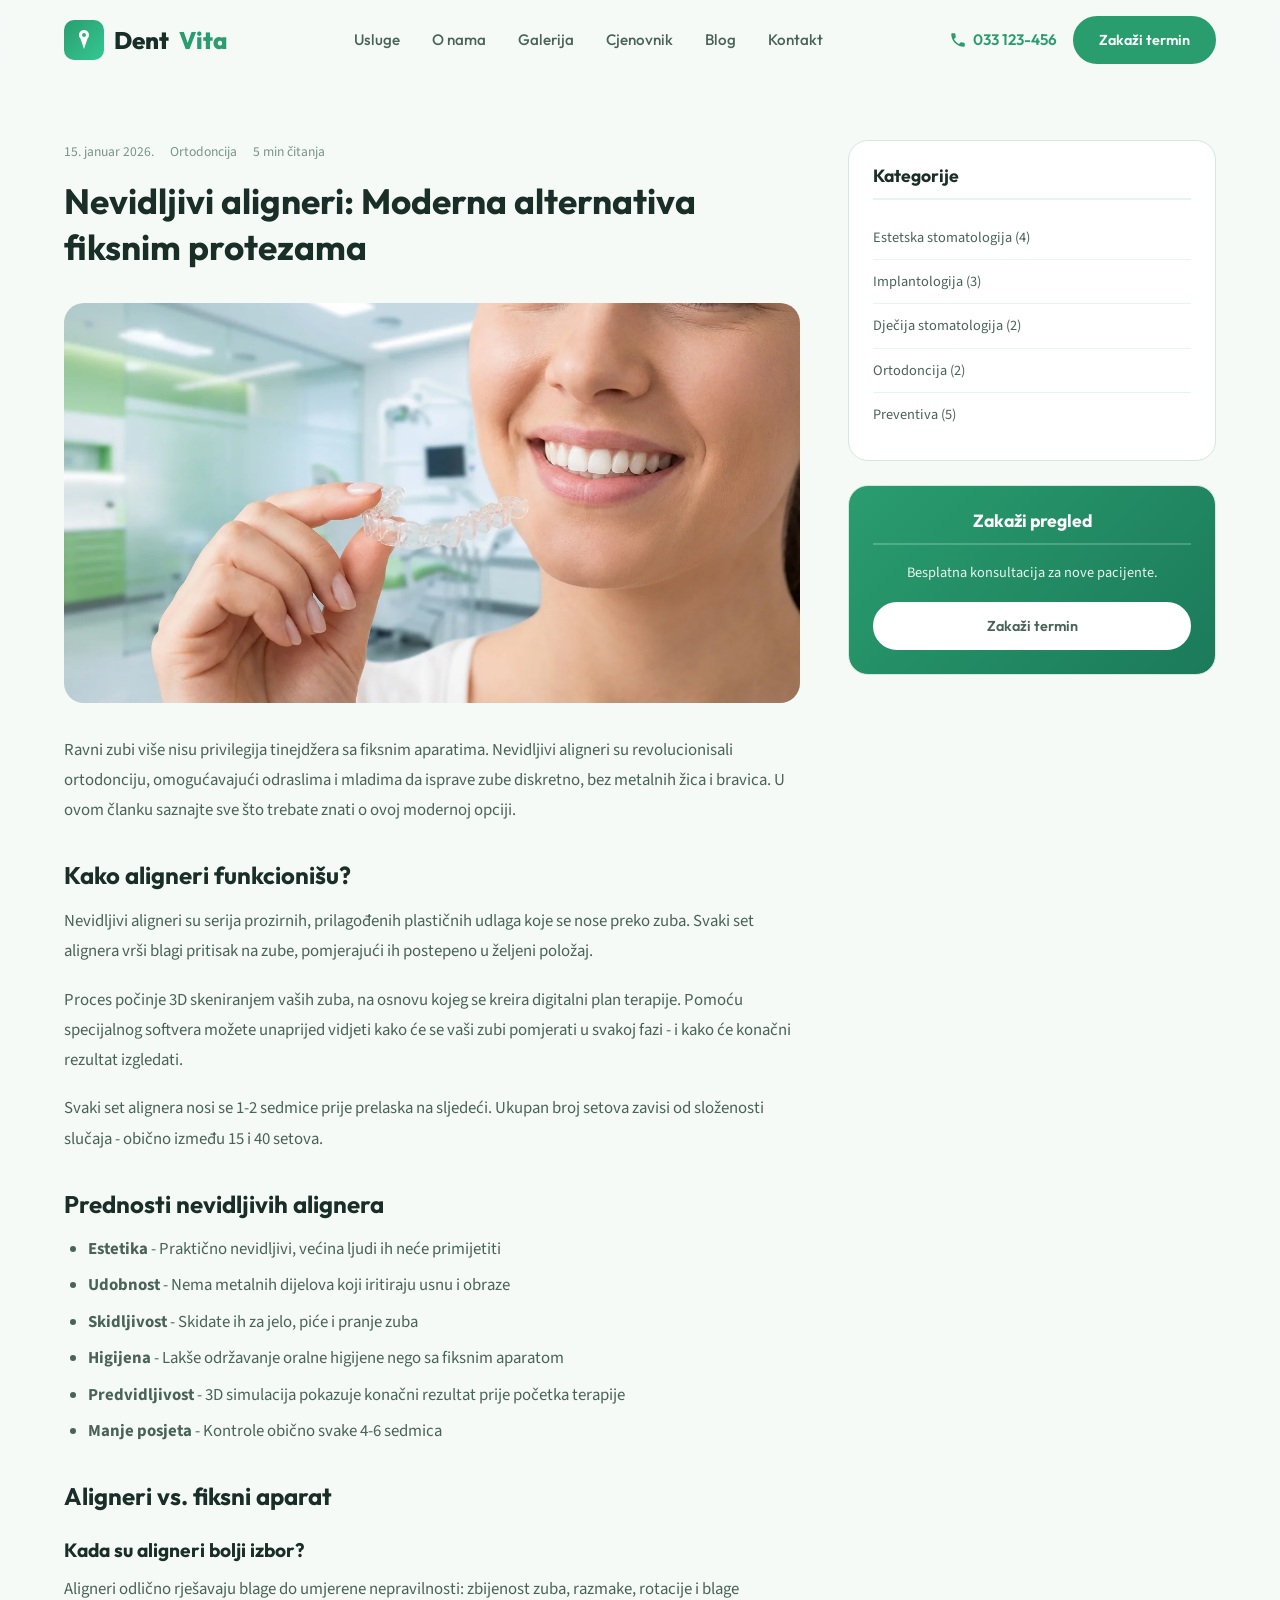
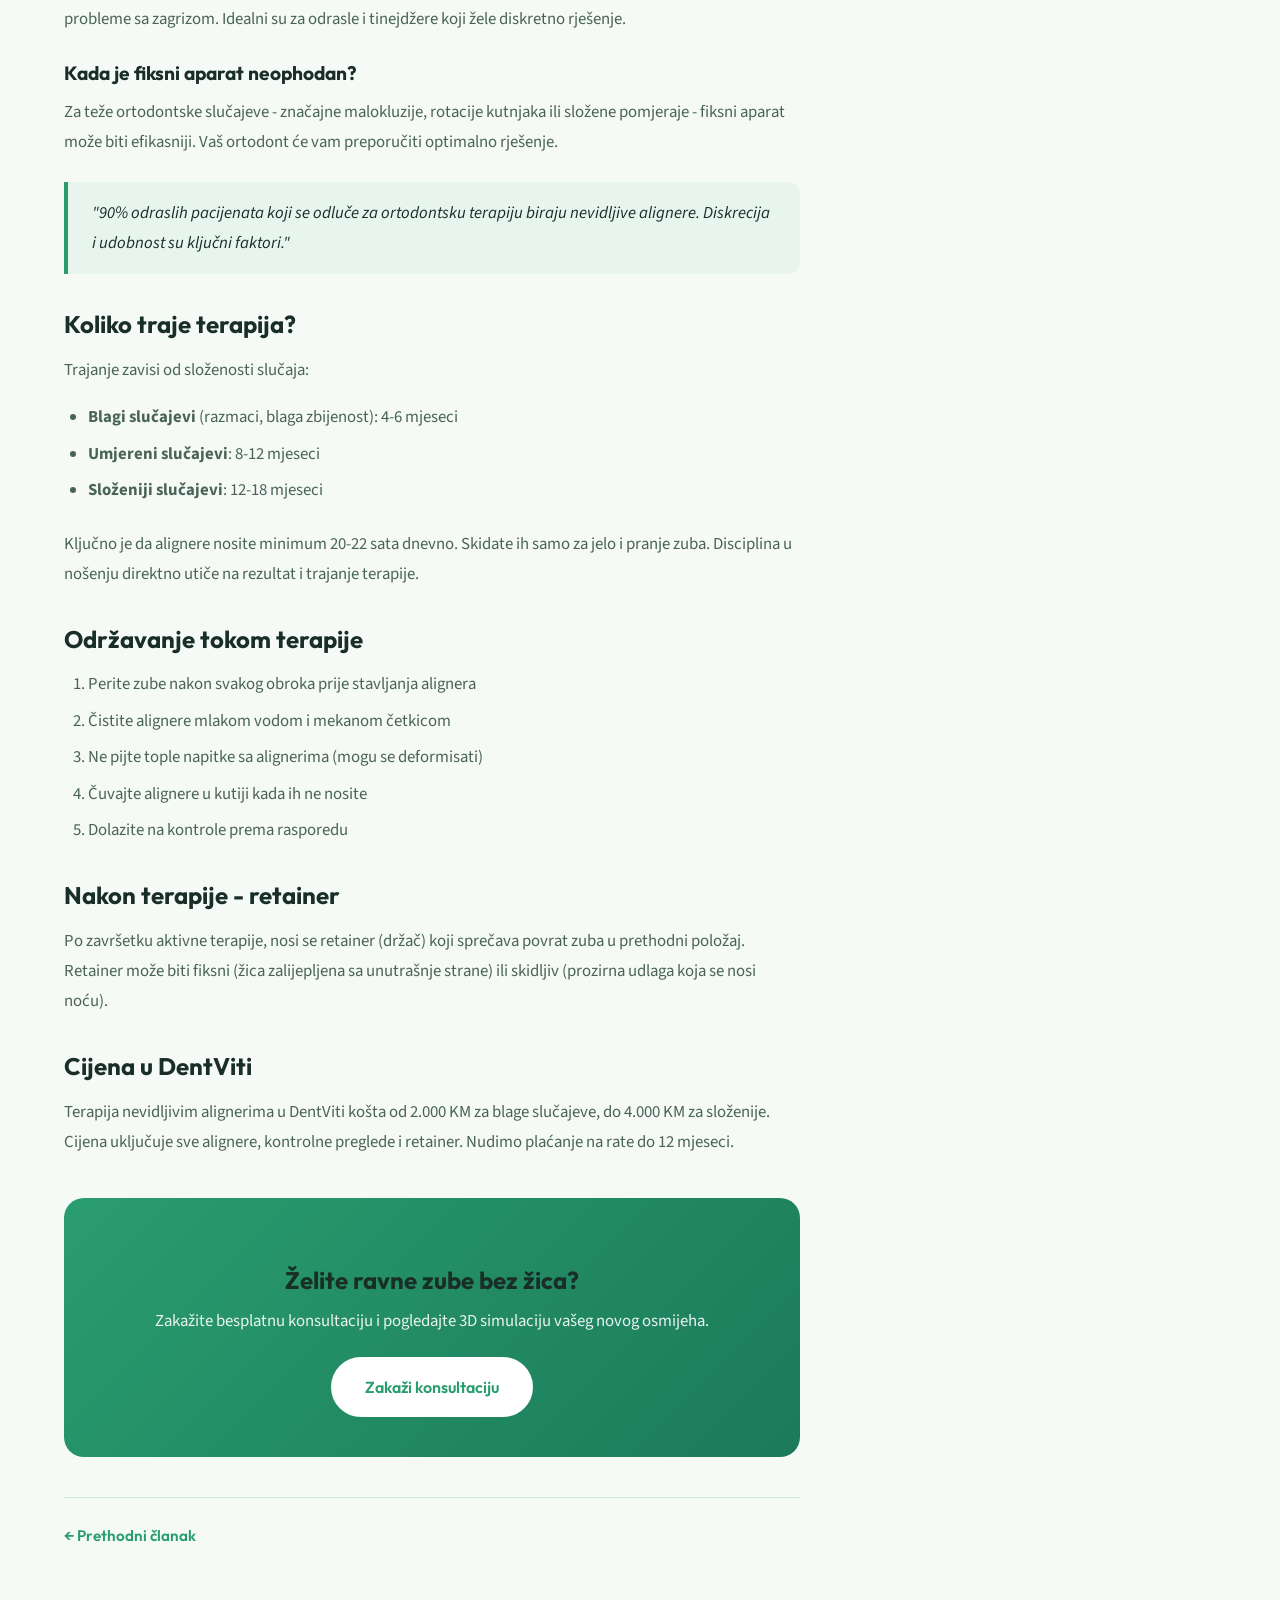
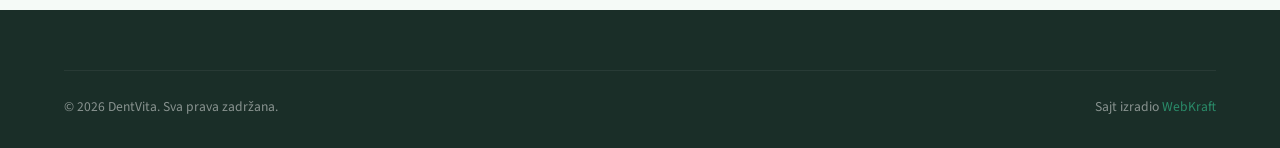
<file: blog/nevidljivi-aligneri.html>
<!DOCTYPE html>
<html lang="bs">
<head>
  <meta charset="UTF-8">
  <meta name="viewport" content="width=device-width, initial-scale=1.0">
  <title>Nevidljivi aligneri: Moderna alternativa fiksnim protezama | DentVita Blog</title>
  <meta name="description" content="Sve o nevidljivim alignerima - kako funkcionišu, koliko traje terapija, cijena i rezultati. Moderna ortodoncija bez žica.">
  <link rel="preconnect" href="https://fonts.googleapis.com">
  <link rel="preconnect" href="https://fonts.gstatic.com" crossorigin>
  <link href="https://fonts.googleapis.com/css2?family=Outfit:wght@400;500;600;700;800&family=Source+Sans+3:wght@400;500;600;700&display=swap" rel="stylesheet">
  <link rel="stylesheet" href="../assets/css/style.css">
</head>
<body>

  <header class="header" id="header">
    <div class="header-inner">
      <a href="../index.html" class="logo">
        <div class="logo-icon"><svg viewBox="0 0 24 24"><path d="M12 2C9.24 2 7 4.24 7 7c0 1.38.56 2.63 1.46 3.54L12 21l3.54-10.46A4.98 4.98 0 0017 7c0-2.76-2.24-5-5-5zm0 7a2 2 0 110-4 2 2 0 010 4z"/></svg></div>
        Dent<span>Vita</span>
      </a>
      <nav class="nav" id="nav">
        <a href="../index.html#usluge">Usluge</a>
        <a href="../index.html#o-nama">O nama</a>
        <a href="../index.html#galerija">Galerija</a>
        <a href="../index.html#cijene">Cjenovnik</a>
        <a href="../blog.html">Blog</a>
        <a href="../index.html#kontakt">Kontakt</a>
      </nav>
      <div class="header-cta">
        <a href="tel:+38733123456" class="header-phone">
          <svg viewBox="0 0 24 24" width="18" height="18" fill="currentColor"><path d="M6.62 10.79c1.44 2.83 3.76 5.14 6.59 6.59l2.2-2.2c.27-.27.67-.36 1.02-.24 1.12.37 2.33.57 3.57.57.55 0 1 .45 1 1V20c0 .55-.45 1-1 1-9.39 0-17-7.61-17-17 0-.55.45-1 1-1h3.5c.55 0 1 .45 1 1 0 1.25.2 2.45.57 3.57.11.35.03.74-.25 1.02l-2.2 2.2z"/></svg>
          033 123-456
        </a>
        <a href="../index.html#kontakt" class="btn btn-primary btn-sm">Zakaži termin</a>
      </div>
      <button class="menu-toggle" id="menuToggle" aria-label="Meni"><span></span><span></span><span></span></button>
    </div>
  </header>

  <main>
  <section class="blog-article">
    <div class="container">
      <div class="blog-article-container">
        <article>
          <div class="article-header">
            <div class="article-meta">
              <span>15. januar 2026.</span>
              <span>Ortodoncija</span>
              <span>5 min čitanja</span>
            </div>
            <h1>Nevidljivi aligneri: Moderna alternativa fiksnim protezama</h1>
          </div>
          <img src="../assets/images/dental-orthodontics.webp" alt="Žena drži nevidljive alignere" class="article-hero-img" loading="eager">
          <div class="article-content">
            <p>Ravni zubi više nisu privilegija tinejdžera sa fiksnim aparatima. Nevidljivi aligneri su revolucionisali ortodonciju, omogućavajući odraslima i mladima da isprave zube diskretno, bez metalnih žica i bravica. U ovom članku saznajte sve što trebate znati o ovoj modernoj opciji.</p>

            <h2>Kako aligneri funkcionišu?</h2>
            <p>Nevidljivi aligneri su serija prozirnih, prilagođenih plastičnih udlaga koje se nose preko zuba. Svaki set alignera vrši blagi pritisak na zube, pomjerajući ih postepeno u željeni položaj.</p>
            <p>Proces počinje 3D skeniranjem vaših zuba, na osnovu kojeg se kreira digitalni plan terapije. Pomoću specijalnog softvera možete unaprijed vidjeti kako će se vaši zubi pomjerati u svakoj fazi - i kako će konačni rezultat izgledati.</p>
            <p>Svaki set alignera nosi se 1-2 sedmice prije prelaska na sljedeći. Ukupan broj setova zavisi od složenosti slučaja - obično između 15 i 40 setova.</p>

            <h2>Prednosti nevidljivih alignera</h2>
            <ul>
              <li><strong>Estetika</strong> - Praktično nevidljivi, većina ljudi ih neće primijetiti</li>
              <li><strong>Udobnost</strong> - Nema metalnih dijelova koji iritiraju usnu i obraze</li>
              <li><strong>Skidljivost</strong> - Skidate ih za jelo, piće i pranje zuba</li>
              <li><strong>Higijena</strong> - Lakše održavanje oralne higijene nego sa fiksnim aparatom</li>
              <li><strong>Predvidljivost</strong> - 3D simulacija pokazuje konačni rezultat prije početka terapije</li>
              <li><strong>Manje posjeta</strong> - Kontrole obično svake 4-6 sedmica</li>
            </ul>

            <h2>Aligneri vs. fiksni aparat</h2>

            <h3>Kada su aligneri bolji izbor?</h3>
            <p>Aligneri odlično rješavaju blage do umjerene nepravilnosti: zbijenost zuba, razmake, rotacije i blage probleme sa zagrizom. Idealni su za odrasle i tinejdžere koji žele diskretno rješenje.</p>

            <h3>Kada je fiksni aparat neophodan?</h3>
            <p>Za teže ortodontske slučajeve - značajne malokluzije, rotacije kutnjaka ili složene pomjeraje - fiksni aparat može biti efikasniji. Vaš ortodont će vam preporučiti optimalno rješenje.</p>

            <blockquote>
              "90% odraslih pacijenata koji se odluče za ortodontsku terapiju biraju nevidljive alignere. Diskrecija i udobnost su ključni faktori."
            </blockquote>

            <h2>Koliko traje terapija?</h2>
            <p>Trajanje zavisi od složenosti slučaja:</p>
            <ul>
              <li><strong>Blagi slučajevi</strong> (razmaci, blaga zbijenost): 4-6 mjeseci</li>
              <li><strong>Umjereni slučajevi</strong>: 8-12 mjeseci</li>
              <li><strong>Složeniji slučajevi</strong>: 12-18 mjeseci</li>
            </ul>
            <p>Ključno je da alignere nosite minimum 20-22 sata dnevno. Skidate ih samo za jelo i pranje zuba. Disciplina u nošenju direktno utiče na rezultat i trajanje terapije.</p>

            <h2>Održavanje tokom terapije</h2>
            <ol>
              <li>Perite zube nakon svakog obroka prije stavljanja alignera</li>
              <li>Čistite alignere mlakom vodom i mekanom četkicom</li>
              <li>Ne pijte tople napitke sa alignerima (mogu se deformisati)</li>
              <li>Čuvajte alignere u kutiji kada ih ne nosite</li>
              <li>Dolazite na kontrole prema rasporedu</li>
            </ol>

            <h2>Nakon terapije - retainer</h2>
            <p>Po završetku aktivne terapije, nosi se retainer (držač) koji sprečava povrat zuba u prethodni položaj. Retainer može biti fiksni (žica zalijepljena sa unutrašnje strane) ili skidljiv (prozirna udlaga koja se nosi noću).</p>

            <h2>Cijena u DentViti</h2>
            <p>Terapija nevidljivim alignerima u DentViti košta od 2.000 KM za blage slučajeve, do 4.000 KM za složenije. Cijena uključuje sve alignere, kontrolne preglede i retainer. Nudimo plaćanje na rate do 12 mjeseci.</p>

            <div class="article-cta">
              <h3>Želite ravne zube bez žica?</h3>
              <p>Zakažite besplatnu konsultaciju i pogledajte 3D simulaciju vašeg novog osmijeha.</p>
              <a href="../index.html#kontakt" class="btn btn-white">Zakaži konsultaciju</a>
            </div>

            <div class="article-nav">
              <a href="porcelanske-fasete.html">&larr; Prethodni članak</a>
              <span></span>
            </div>
          </div>
        </article>

        <aside class="blog-sidebar">
          <div class="sidebar-widget">
            <h3>Kategorije</h3>
            <ul>
              <li><a href="../blog.html">Estetska stomatologija (4)</a></li>
              <li><a href="../blog.html">Implantologija (3)</a></li>
              <li><a href="../blog.html">Dječija stomatologija (2)</a></li>
              <li><a href="../blog.html">Ortodoncija (2)</a></li>
              <li><a href="../blog.html">Preventiva (5)</a></li>
            </ul>
          </div>
          <div class="sidebar-widget sidebar-cta">
            <h3>Zakaži pregled</h3>
            <p>Besplatna konsultacija za nove pacijente.</p>
            <a href="../index.html#kontakt" class="btn btn-white btn-sm" style="width:100%;justify-content:center">Zakaži termin</a>
          </div>
        </aside>
      </div>
    </div>
  </section>
  </main>

  <footer class="footer">
    <div class="container">
      <div class="footer-bottom">
        <span>&copy; 2026 DentVita. Sva prava zadržana.</span>
        <span>Sajt izradio <a href="https://webkraft.site" target="_blank" rel="noopener">WebKraft</a></span>
      </div>
    </div>
  </footer>

  <script>
    const header=document.getElementById('header');window.addEventListener('scroll',()=>header.classList.toggle('scrolled',window.scrollY>20));
    const menuToggle=document.getElementById('menuToggle'),nav=document.getElementById('nav');
    menuToggle.addEventListener('click',()=>nav.classList.toggle('open'));
    nav.querySelectorAll('a').forEach(a=>a.addEventListener('click',()=>nav.classList.remove('open')));
  </script>
</body>
</html>
</file>
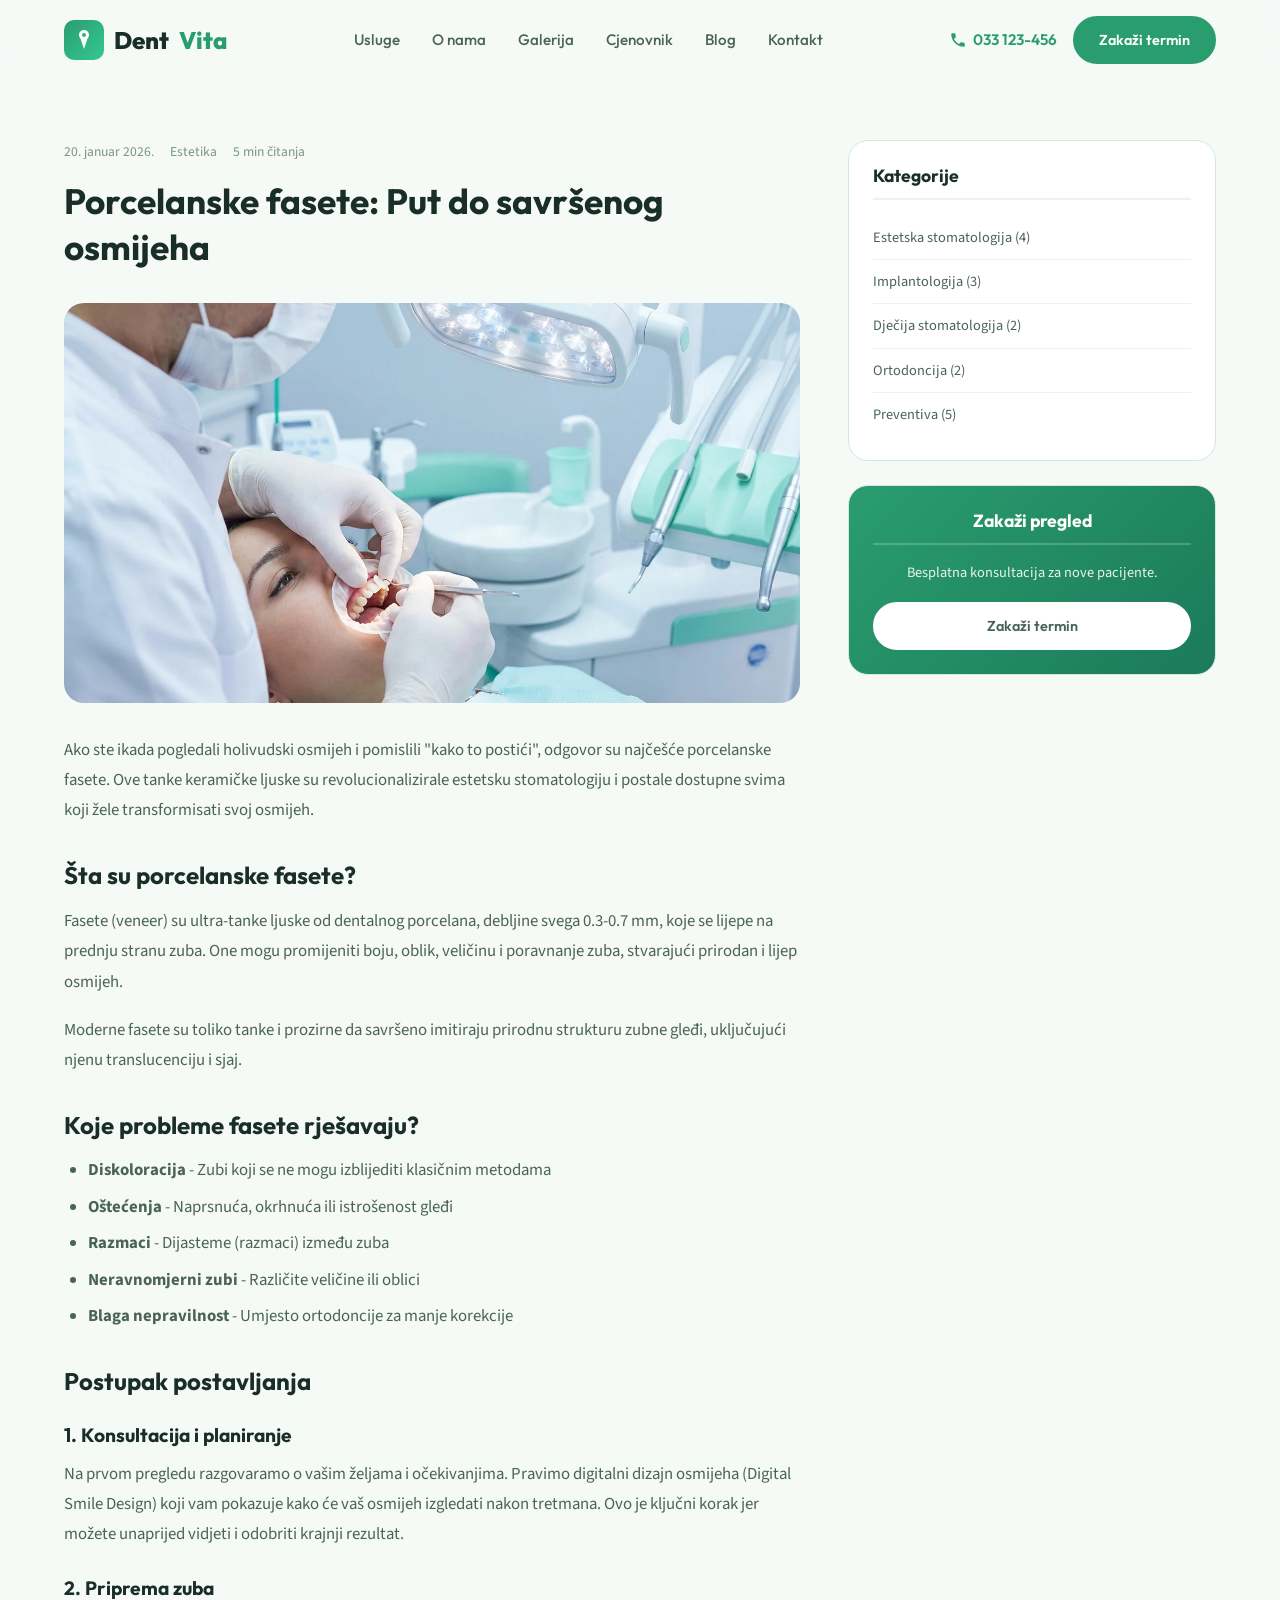
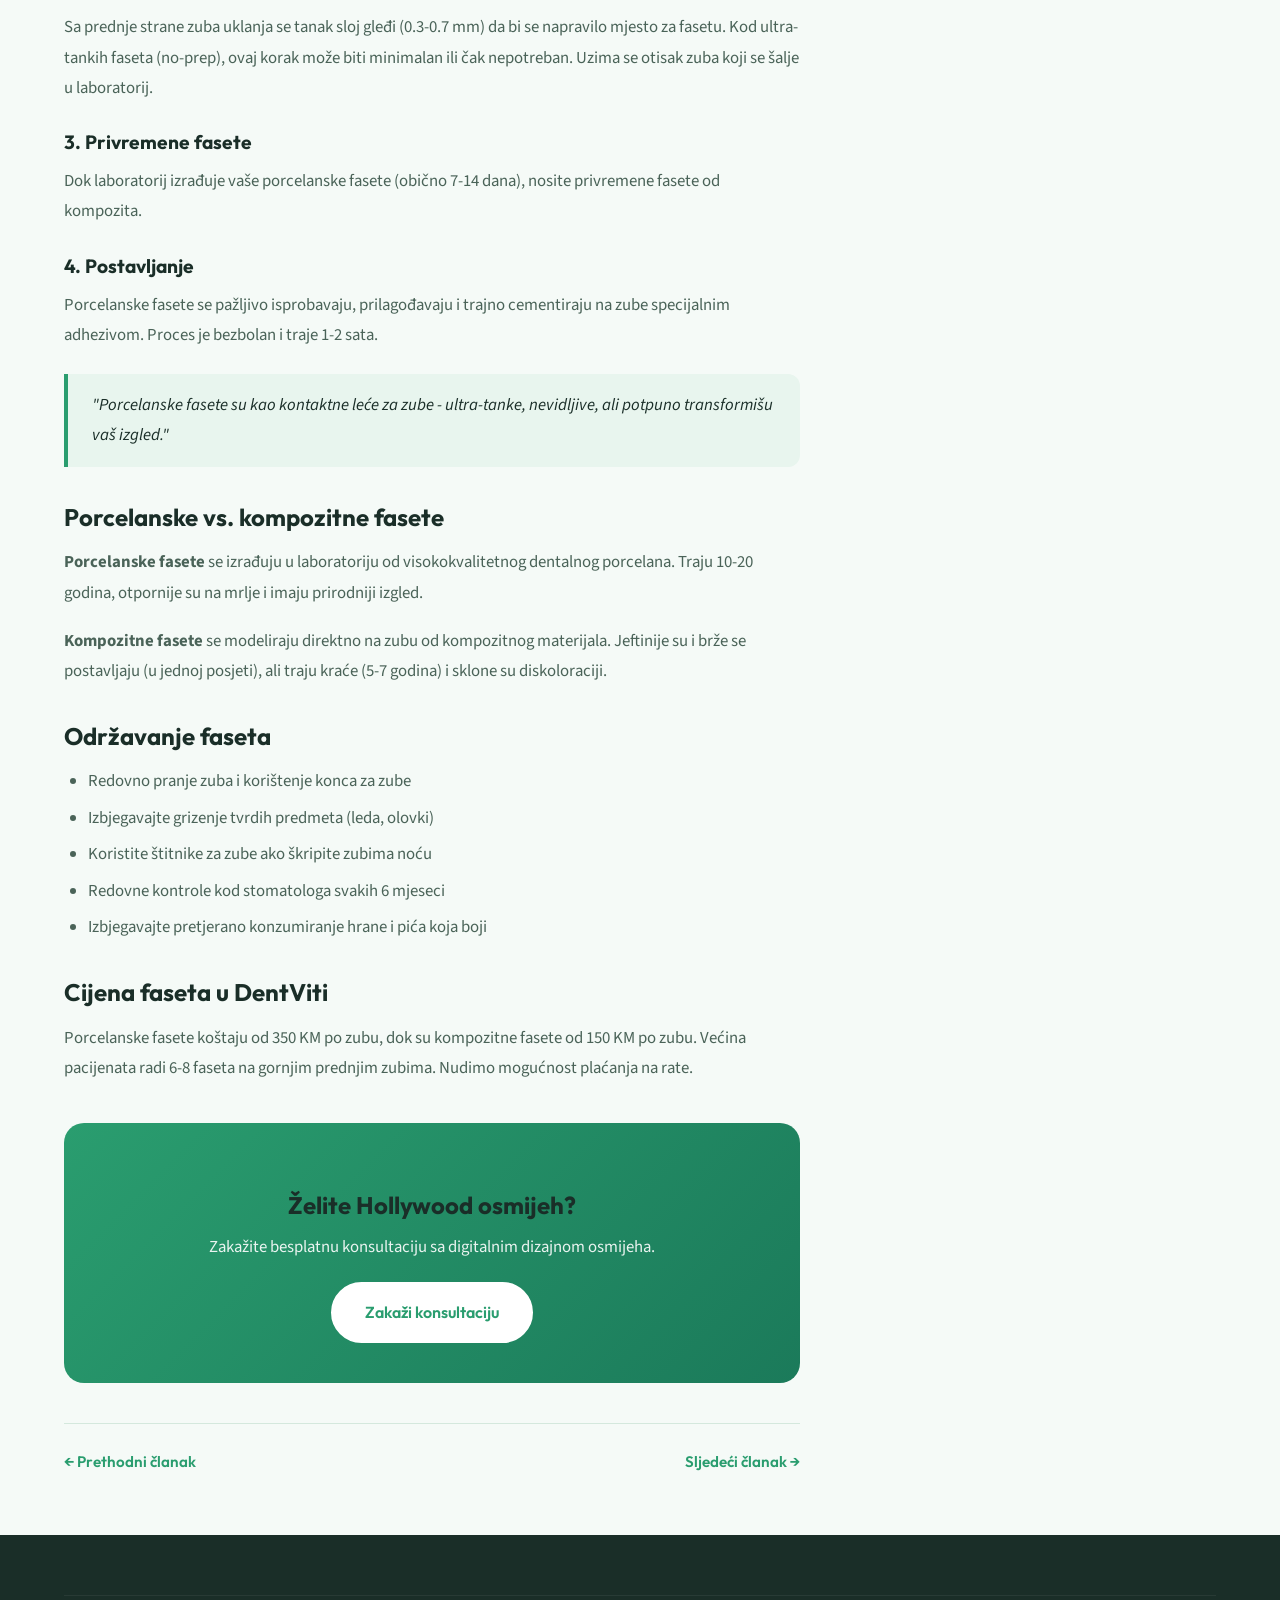
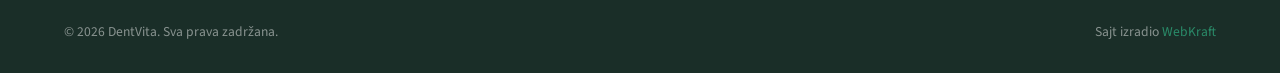
<file: blog/porcelanske-fasete.html>
<!DOCTYPE html>
<html lang="bs">
<head>
  <meta charset="UTF-8">
  <meta name="viewport" content="width=device-width, initial-scale=1.0">
  <title>Porcelanske fasete: Put do savršenog osmijeha | DentVita Blog</title>
  <meta name="description" content="Sve o porcelanskim fasetama - postupak, cijena, trajnost i održavanje. Saznajte da li su fasete pravo rješenje za vaš osmijeh.">
  <link rel="preconnect" href="https://fonts.googleapis.com">
  <link rel="preconnect" href="https://fonts.gstatic.com" crossorigin>
  <link href="https://fonts.googleapis.com/css2?family=Outfit:wght@400;500;600;700;800&family=Source+Sans+3:wght@400;500;600;700&display=swap" rel="stylesheet">
  <link rel="stylesheet" href="../assets/css/style.css">
</head>
<body>

  <header class="header" id="header">
    <div class="header-inner">
      <a href="../index.html" class="logo">
        <div class="logo-icon"><svg viewBox="0 0 24 24"><path d="M12 2C9.24 2 7 4.24 7 7c0 1.38.56 2.63 1.46 3.54L12 21l3.54-10.46A4.98 4.98 0 0017 7c0-2.76-2.24-5-5-5zm0 7a2 2 0 110-4 2 2 0 010 4z"/></svg></div>
        Dent<span>Vita</span>
      </a>
      <nav class="nav" id="nav">
        <a href="../index.html#usluge">Usluge</a>
        <a href="../index.html#o-nama">O nama</a>
        <a href="../index.html#galerija">Galerija</a>
        <a href="../index.html#cijene">Cjenovnik</a>
        <a href="../blog.html">Blog</a>
        <a href="../index.html#kontakt">Kontakt</a>
      </nav>
      <div class="header-cta">
        <a href="tel:+38733123456" class="header-phone">
          <svg viewBox="0 0 24 24" width="18" height="18" fill="currentColor"><path d="M6.62 10.79c1.44 2.83 3.76 5.14 6.59 6.59l2.2-2.2c.27-.27.67-.36 1.02-.24 1.12.37 2.33.57 3.57.57.55 0 1 .45 1 1V20c0 .55-.45 1-1 1-9.39 0-17-7.61-17-17 0-.55.45-1 1-1h3.5c.55 0 1 .45 1 1 0 1.25.2 2.45.57 3.57.11.35.03.74-.25 1.02l-2.2 2.2z"/></svg>
          033 123-456
        </a>
        <a href="../index.html#kontakt" class="btn btn-primary btn-sm">Zakaži termin</a>
      </div>
      <button class="menu-toggle" id="menuToggle" aria-label="Meni"><span></span><span></span><span></span></button>
    </div>
  </header>

  <main>
  <section class="blog-article">
    <div class="container">
      <div class="blog-article-container">
        <article>
          <div class="article-header">
            <div class="article-meta">
              <span>20. januar 2026.</span>
              <span>Estetika</span>
              <span>5 min čitanja</span>
            </div>
            <h1>Porcelanske fasete: Put do savršenog osmijeha</h1>
          </div>
          <img src="../assets/images/dental-cosmetic.webp" alt="Estetski stomatološki zahvat - fasete" class="article-hero-img" loading="eager">
          <div class="article-content">
            <p>Ako ste ikada pogledali holivudski osmijeh i pomislili "kako to postići", odgovor su najčešće porcelanske fasete. Ove tanke keramičke ljuske su revolucionalizirale estetsku stomatologiju i postale dostupne svima koji žele transformisati svoj osmijeh.</p>

            <h2>Šta su porcelanske fasete?</h2>
            <p>Fasete (veneer) su ultra-tanke ljuske od dentalnog porcelana, debljine svega 0.3-0.7 mm, koje se lijepe na prednju stranu zuba. One mogu promijeniti boju, oblik, veličinu i poravnanje zuba, stvarajući prirodan i lijep osmijeh.</p>
            <p>Moderne fasete su toliko tanke i prozirne da savršeno imitiraju prirodnu strukturu zubne gleđi, uključujući njenu translucenciju i sjaj.</p>

            <h2>Koje probleme fasete rješavaju?</h2>
            <ul>
              <li><strong>Diskoloracija</strong> - Zubi koji se ne mogu izblijediti klasičnim metodama</li>
              <li><strong>Oštećenja</strong> - Naprsnuća, okrhnuća ili istrošenost gleđi</li>
              <li><strong>Razmaci</strong> - Dijasteme (razmaci) između zuba</li>
              <li><strong>Neravnomjerni zubi</strong> - Različite veličine ili oblici</li>
              <li><strong>Blaga nepravilnost</strong> - Umjesto ortodoncije za manje korekcije</li>
            </ul>

            <h2>Postupak postavljanja</h2>

            <h3>1. Konsultacija i planiranje</h3>
            <p>Na prvom pregledu razgovaramo o vašim željama i očekivanjima. Pravimo digitalni dizajn osmijeha (Digital Smile Design) koji vam pokazuje kako će vaš osmijeh izgledati nakon tretmana. Ovo je ključni korak jer možete unaprijed vidjeti i odobriti krajnji rezultat.</p>

            <h3>2. Priprema zuba</h3>
            <p>Sa prednje strane zuba uklanja se tanak sloj gleđi (0.3-0.7 mm) da bi se napravilo mjesto za fasetu. Kod ultra-tankih faseta (no-prep), ovaj korak može biti minimalan ili čak nepotreban. Uzima se otisak zuba koji se šalje u laboratorij.</p>

            <h3>3. Privremene fasete</h3>
            <p>Dok laboratorij izrađuje vaše porcelanske fasete (obično 7-14 dana), nosite privremene fasete od kompozita.</p>

            <h3>4. Postavljanje</h3>
            <p>Porcelanske fasete se pažljivo isprobavaju, prilagođavaju i trajno cementiraju na zube specijalnim adhezivom. Proces je bezbolan i traje 1-2 sata.</p>

            <blockquote>
              "Porcelanske fasete su kao kontaktne leće za zube - ultra-tanke, nevidljive, ali potpuno transformišu vaš izgled."
            </blockquote>

            <h2>Porcelanske vs. kompozitne fasete</h2>
            <p><strong>Porcelanske fasete</strong> se izrađuju u laboratoriju od visokokvalitetnog dentalnog porcelana. Traju 10-20 godina, otpornije su na mrlje i imaju prirodniji izgled.</p>
            <p><strong>Kompozitne fasete</strong> se modeliraju direktno na zubu od kompozitnog materijala. Jeftinije su i brže se postavljaju (u jednoj posjeti), ali traju kraće (5-7 godina) i sklone su diskoloraciji.</p>

            <h2>Održavanje faseta</h2>
            <ul>
              <li>Redovno pranje zuba i korištenje konca za zube</li>
              <li>Izbjegavajte grizenje tvrdih predmeta (leda, olovki)</li>
              <li>Koristite štitnike za zube ako škripite zubima noću</li>
              <li>Redovne kontrole kod stomatologa svakih 6 mjeseci</li>
              <li>Izbjegavajte pretjerano konzumiranje hrane i pića koja boji</li>
            </ul>

            <h2>Cijena faseta u DentViti</h2>
            <p>Porcelanske fasete koštaju od 350 KM po zubu, dok su kompozitne fasete od 150 KM po zubu. Većina pacijenata radi 6-8 faseta na gornjim prednjim zubima. Nudimo mogućnost plaćanja na rate.</p>

            <div class="article-cta">
              <h3>Želite Hollywood osmijeh?</h3>
              <p>Zakažite besplatnu konsultaciju sa digitalnim dizajnom osmijeha.</p>
              <a href="../index.html#kontakt" class="btn btn-white">Zakaži konsultaciju</a>
            </div>

            <div class="article-nav">
              <a href="implanti-vs-mostovi.html">&larr; Prethodni članak</a>
              <a href="nevidljivi-aligneri.html">Sljedeći članak &rarr;</a>
            </div>
          </div>
        </article>

        <aside class="blog-sidebar">
          <div class="sidebar-widget">
            <h3>Kategorije</h3>
            <ul>
              <li><a href="../blog.html">Estetska stomatologija (4)</a></li>
              <li><a href="../blog.html">Implantologija (3)</a></li>
              <li><a href="../blog.html">Dječija stomatologija (2)</a></li>
              <li><a href="../blog.html">Ortodoncija (2)</a></li>
              <li><a href="../blog.html">Preventiva (5)</a></li>
            </ul>
          </div>
          <div class="sidebar-widget sidebar-cta">
            <h3>Zakaži pregled</h3>
            <p>Besplatna konsultacija za nove pacijente.</p>
            <a href="../index.html#kontakt" class="btn btn-white btn-sm" style="width:100%;justify-content:center">Zakaži termin</a>
          </div>
        </aside>
      </div>
    </div>
  </section>
  </main>

  <footer class="footer">
    <div class="container">
      <div class="footer-bottom">
        <span>&copy; 2026 DentVita. Sva prava zadržana.</span>
        <span>Sajt izradio <a href="https://webkraft.site" target="_blank" rel="noopener">WebKraft</a></span>
      </div>
    </div>
  </footer>

  <script>
    const header=document.getElementById('header');window.addEventListener('scroll',()=>header.classList.toggle('scrolled',window.scrollY>20));
    const menuToggle=document.getElementById('menuToggle'),nav=document.getElementById('nav');
    menuToggle.addEventListener('click',()=>nav.classList.toggle('open'));
    nav.querySelectorAll('a').forEach(a=>a.addEventListener('click',()=>nav.classList.remove('open')));
  </script>
</body>
</html>
</file>
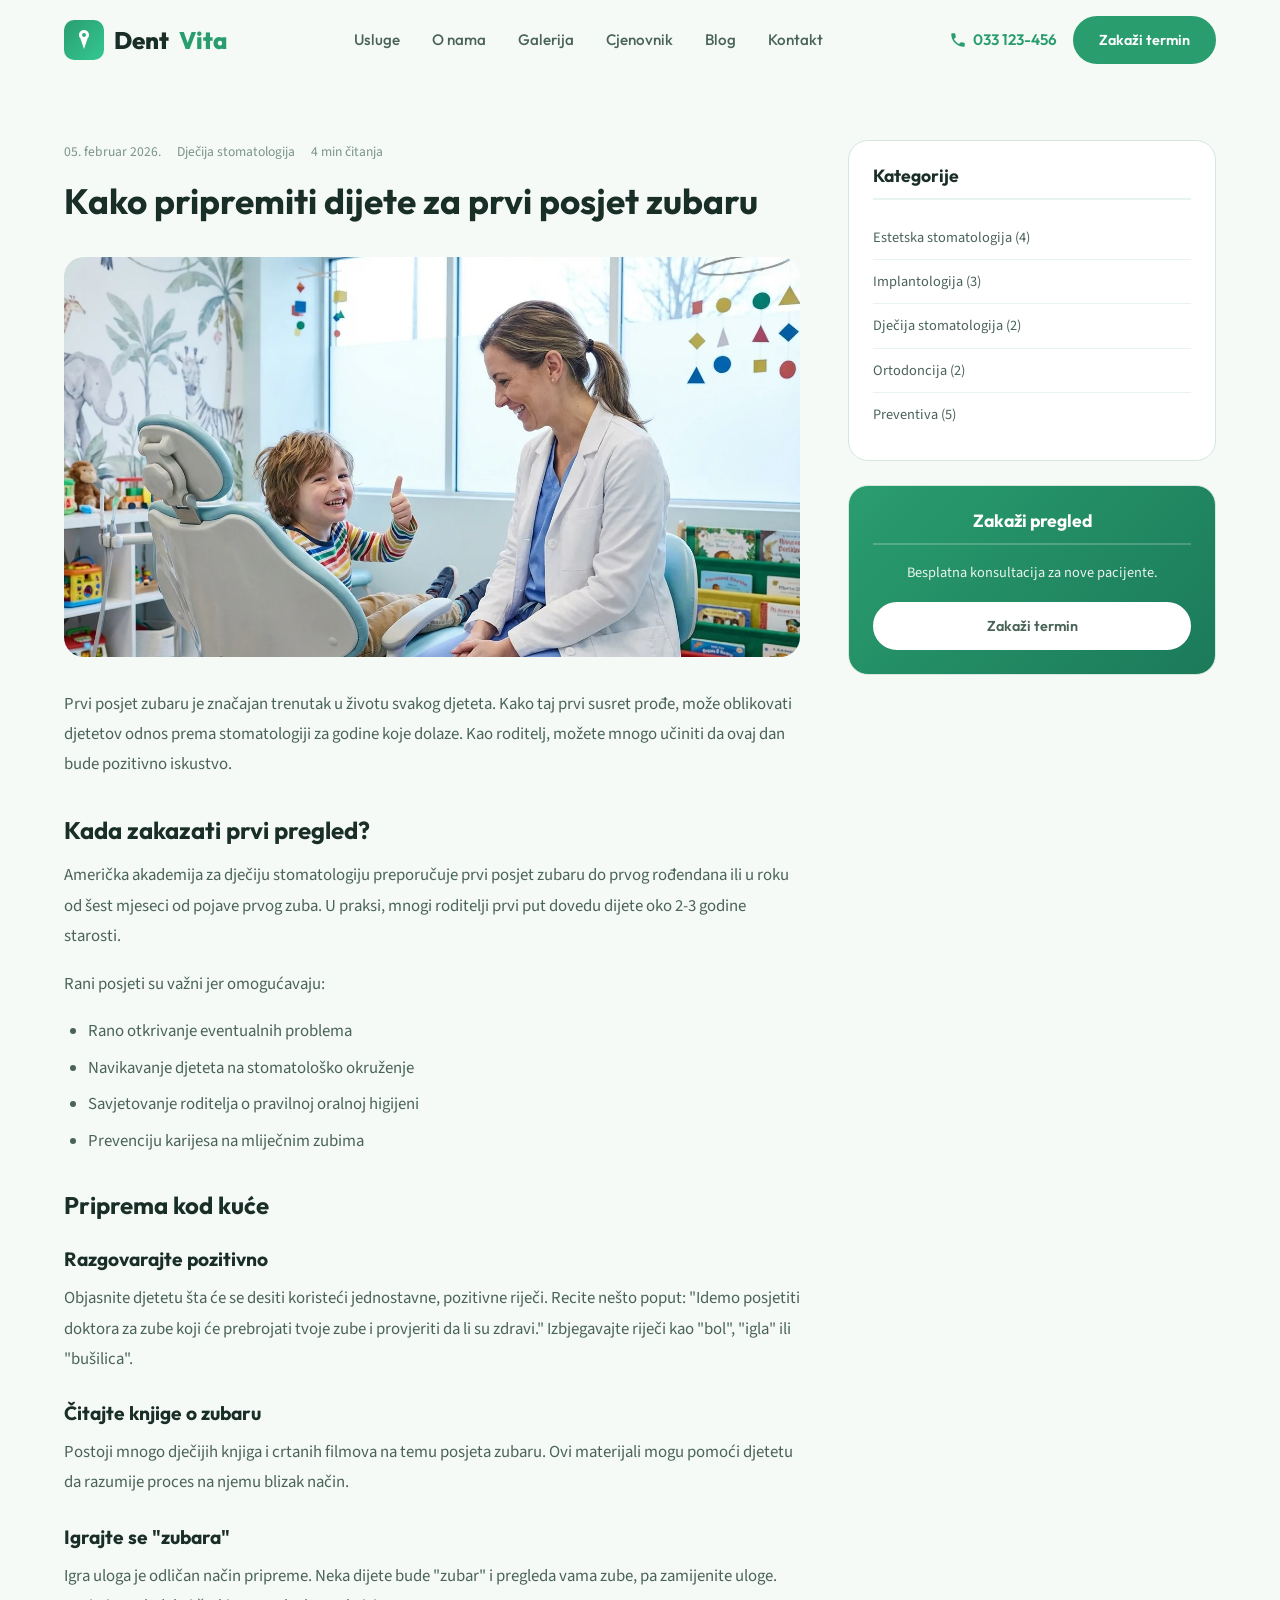
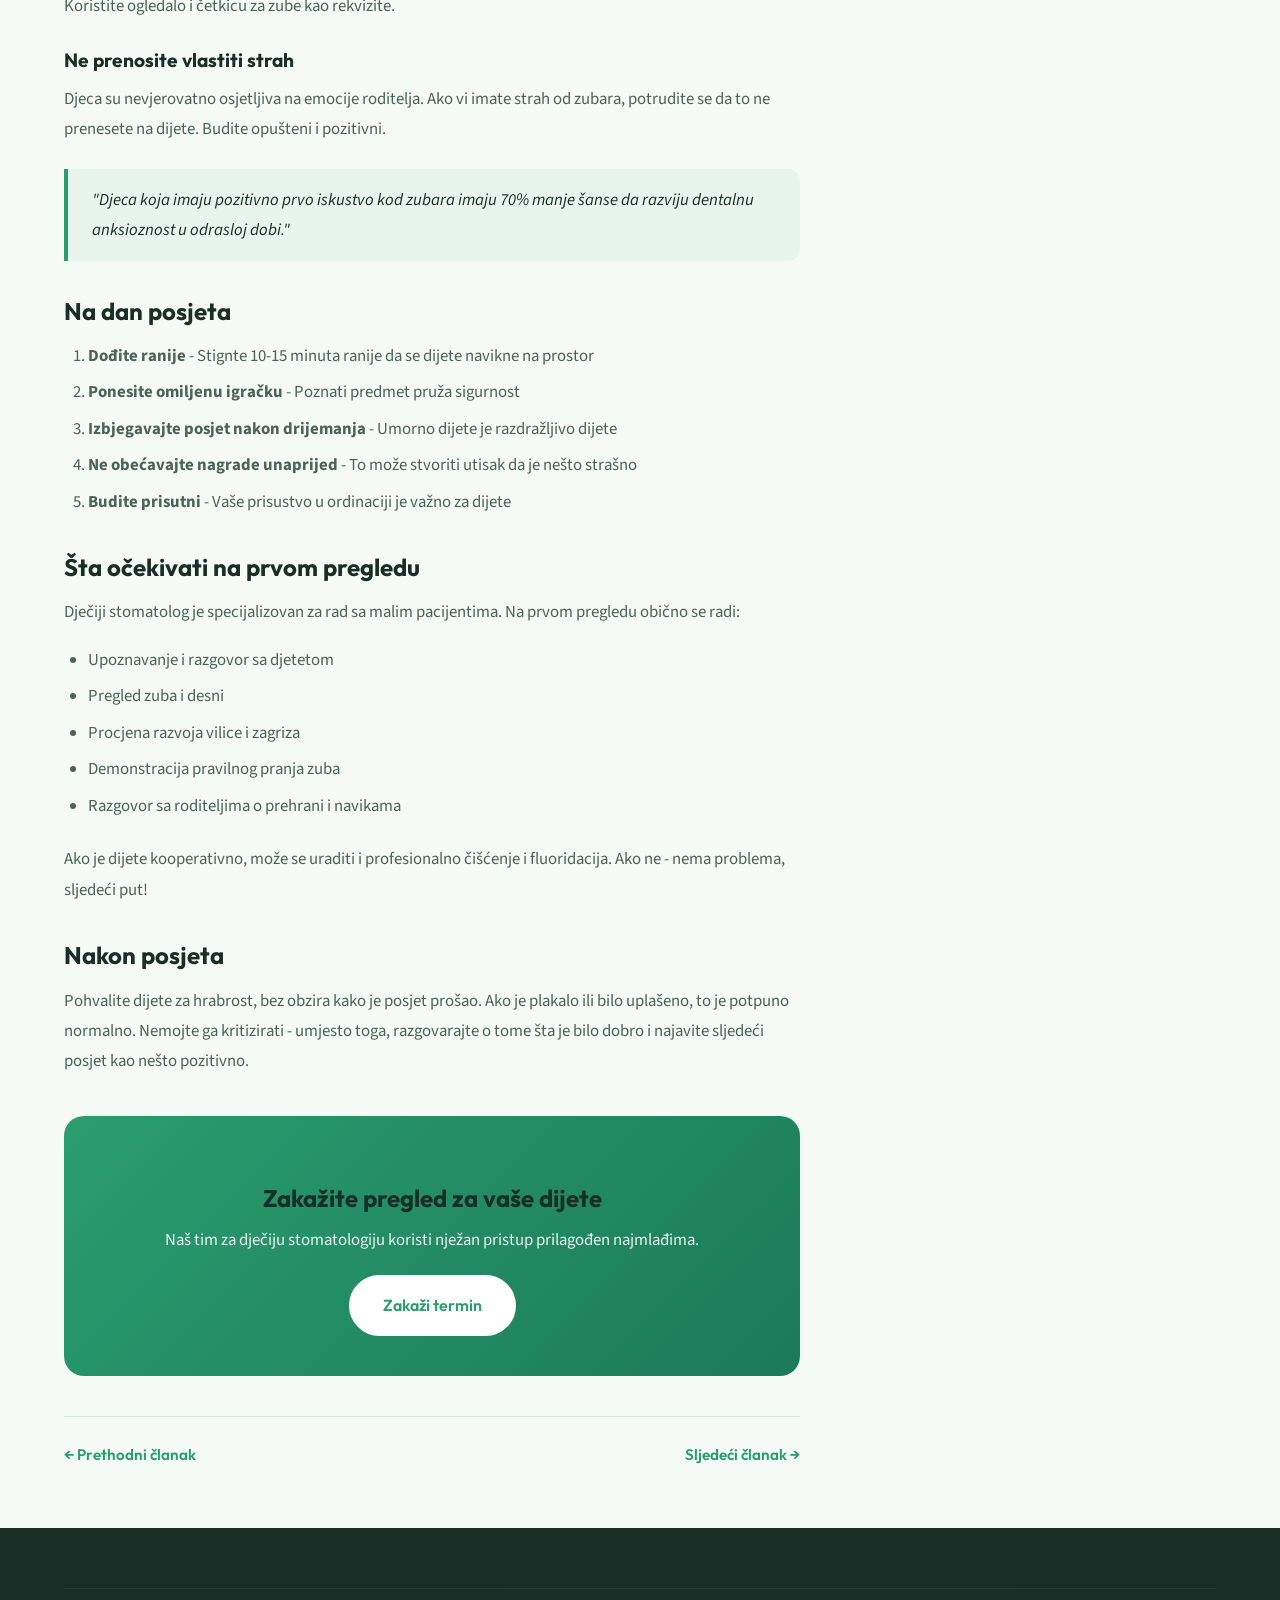
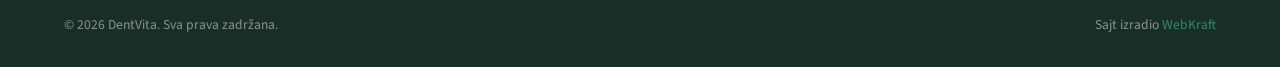
<file: blog/prvi-posjet-zubaru.html>
<!DOCTYPE html>
<html lang="bs">
<head>
  <meta charset="UTF-8">
  <meta name="viewport" content="width=device-width, initial-scale=1.0">
  <title>Kako pripremiti dijete za prvi posjet zubaru | DentVita Blog</title>
  <meta name="description" content="Praktični savjeti za roditelje kako pripremiti dijete za prvi posjet zubaru. Učinite prvi odlazak stomatologu pozitivnim iskustvom.">
  <link rel="preconnect" href="https://fonts.googleapis.com">
  <link rel="preconnect" href="https://fonts.gstatic.com" crossorigin>
  <link href="https://fonts.googleapis.com/css2?family=Outfit:wght@400;500;600;700;800&family=Source+Sans+3:wght@400;500;600;700&display=swap" rel="stylesheet">
  <link rel="stylesheet" href="../assets/css/style.css">
</head>
<body>

  <header class="header" id="header">
    <div class="header-inner">
      <a href="../index.html" class="logo">
        <div class="logo-icon"><svg viewBox="0 0 24 24"><path d="M12 2C9.24 2 7 4.24 7 7c0 1.38.56 2.63 1.46 3.54L12 21l3.54-10.46A4.98 4.98 0 0017 7c0-2.76-2.24-5-5-5zm0 7a2 2 0 110-4 2 2 0 010 4z"/></svg></div>
        Dent<span>Vita</span>
      </a>
      <nav class="nav" id="nav">
        <a href="../index.html#usluge">Usluge</a>
        <a href="../index.html#o-nama">O nama</a>
        <a href="../index.html#galerija">Galerija</a>
        <a href="../index.html#cijene">Cjenovnik</a>
        <a href="../blog.html">Blog</a>
        <a href="../index.html#kontakt">Kontakt</a>
      </nav>
      <div class="header-cta">
        <a href="tel:+38733123456" class="header-phone">
          <svg viewBox="0 0 24 24" width="18" height="18" fill="currentColor"><path d="M6.62 10.79c1.44 2.83 3.76 5.14 6.59 6.59l2.2-2.2c.27-.27.67-.36 1.02-.24 1.12.37 2.33.57 3.57.57.55 0 1 .45 1 1V20c0 .55-.45 1-1 1-9.39 0-17-7.61-17-17 0-.55.45-1 1-1h3.5c.55 0 1 .45 1 1 0 1.25.2 2.45.57 3.57.11.35.03.74-.25 1.02l-2.2 2.2z"/></svg>
          033 123-456
        </a>
        <a href="../index.html#kontakt" class="btn btn-primary btn-sm">Zakaži termin</a>
      </div>
      <button class="menu-toggle" id="menuToggle" aria-label="Meni"><span></span><span></span><span></span></button>
    </div>
  </header>

  <main>
  <section class="blog-article">
    <div class="container">
      <div class="blog-article-container">
        <article>
          <div class="article-header">
            <div class="article-meta">
              <span>05. februar 2026.</span>
              <span>Dječija stomatologija</span>
              <span>4 min čitanja</span>
            </div>
            <h1>Kako pripremiti dijete za prvi posjet zubaru</h1>
          </div>
          <img src="../assets/images/dental-pediatric.webp" alt="Dijete se smiješi u stomatološkoj stolici" class="article-hero-img" loading="eager">
          <div class="article-content">
            <p>Prvi posjet zubaru je značajan trenutak u životu svakog djeteta. Kako taj prvi susret prođe, može oblikovati djetetov odnos prema stomatologiji za godine koje dolaze. Kao roditelj, možete mnogo učiniti da ovaj dan bude pozitivno iskustvo.</p>

            <h2>Kada zakazati prvi pregled?</h2>
            <p>Američka akademija za dječiju stomatologiju preporučuje prvi posjet zubaru do prvog rođendana ili u roku od šest mjeseci od pojave prvog zuba. U praksi, mnogi roditelji prvi put dovedu dijete oko 2-3 godine starosti.</p>
            <p>Rani posjeti su važni jer omogućavaju:</p>
            <ul>
              <li>Rano otkrivanje eventualnih problema</li>
              <li>Navikavanje djeteta na stomatološko okruženje</li>
              <li>Savjetovanje roditelja o pravilnoj oralnoj higijeni</li>
              <li>Prevenciju karijesa na mliječnim zubima</li>
            </ul>

            <h2>Priprema kod kuće</h2>

            <h3>Razgovarajte pozitivno</h3>
            <p>Objasnite djetetu šta će se desiti koristeći jednostavne, pozitivne riječi. Recite nešto poput: "Idemo posjetiti doktora za zube koji će prebrojati tvoje zube i provjeriti da li su zdravi." Izbjegavajte riječi kao "bol", "igla" ili "bušilica".</p>

            <h3>Čitajte knjige o zubaru</h3>
            <p>Postoji mnogo dječijih knjiga i crtanih filmova na temu posjeta zubaru. Ovi materijali mogu pomoći djetetu da razumije proces na njemu blizak način.</p>

            <h3>Igrajte se "zubara"</h3>
            <p>Igra uloga je odličan način pripreme. Neka dijete bude "zubar" i pregleda vama zube, pa zamijenite uloge. Koristite ogledalo i četkicu za zube kao rekvizite.</p>

            <h3>Ne prenosite vlastiti strah</h3>
            <p>Djeca su nevjerovatno osjetljiva na emocije roditelja. Ako vi imate strah od zubara, potrudite se da to ne prenesete na dijete. Budite opušteni i pozitivni.</p>

            <blockquote>
              "Djeca koja imaju pozitivno prvo iskustvo kod zubara imaju 70% manje šanse da razviju dentalnu anksioznost u odrasloj dobi."
            </blockquote>

            <h2>Na dan posjeta</h2>
            <ol>
              <li><strong>Dođite ranije</strong> - Stignte 10-15 minuta ranije da se dijete navikne na prostor</li>
              <li><strong>Ponesite omiljenu igračku</strong> - Poznati predmet pruža sigurnost</li>
              <li><strong>Izbjegavajte posjet nakon drijemanja</strong> - Umorno dijete je razdražljivo dijete</li>
              <li><strong>Ne obećavajte nagrade unaprijed</strong> - To može stvoriti utisak da je nešto strašno</li>
              <li><strong>Budite prisutni</strong> - Vaše prisustvo u ordinaciji je važno za dijete</li>
            </ol>

            <h2>Šta očekivati na prvom pregledu</h2>
            <p>Dječiji stomatolog je specijalizovan za rad sa malim pacijentima. Na prvom pregledu obično se radi:</p>
            <ul>
              <li>Upoznavanje i razgovor sa djetetom</li>
              <li>Pregled zuba i desni</li>
              <li>Procjena razvoja vilice i zagriza</li>
              <li>Demonstracija pravilnog pranja zuba</li>
              <li>Razgovor sa roditeljima o prehrani i navikama</li>
            </ul>
            <p>Ako je dijete kooperativno, može se uraditi i profesionalno čišćenje i fluoridacija. Ako ne - nema problema, sljedeći put!</p>

            <h2>Nakon posjeta</h2>
            <p>Pohvalite dijete za hrabrost, bez obzira kako je posjet prošao. Ako je plakalo ili bilo uplašeno, to je potpuno normalno. Nemojte ga kritizirati - umjesto toga, razgovarajte o tome šta je bilo dobro i najavite sljedeći posjet kao nešto pozitivno.</p>

            <div class="article-cta">
              <h3>Zakažite pregled za vaše dijete</h3>
              <p>Naš tim za dječiju stomatologiju koristi nježan pristup prilagođen najmlađima.</p>
              <a href="../index.html#kontakt" class="btn btn-white">Zakaži termin</a>
            </div>

            <div class="article-nav">
              <a href="izbjeljivanje-zuba.html">&larr; Prethodni članak</a>
              <a href="implanti-vs-mostovi.html">Sljedeći članak &rarr;</a>
            </div>
          </div>
        </article>

        <aside class="blog-sidebar">
          <div class="sidebar-widget">
            <h3>Kategorije</h3>
            <ul>
              <li><a href="../blog.html">Estetska stomatologija (4)</a></li>
              <li><a href="../blog.html">Implantologija (3)</a></li>
              <li><a href="../blog.html">Dječija stomatologija (2)</a></li>
              <li><a href="../blog.html">Ortodoncija (2)</a></li>
              <li><a href="../blog.html">Preventiva (5)</a></li>
            </ul>
          </div>
          <div class="sidebar-widget sidebar-cta">
            <h3>Zakaži pregled</h3>
            <p>Besplatna konsultacija za nove pacijente.</p>
            <a href="../index.html#kontakt" class="btn btn-white btn-sm" style="width:100%;justify-content:center">Zakaži termin</a>
          </div>
        </aside>
      </div>
    </div>
  </section>
  </main>

  <footer class="footer">
    <div class="container">
      <div class="footer-bottom">
        <span>&copy; 2026 DentVita. Sva prava zadržana.</span>
        <span>Sajt izradio <a href="https://webkraft.site" target="_blank" rel="noopener">WebKraft</a></span>
      </div>
    </div>
  </footer>

  <script>
    const header=document.getElementById('header');window.addEventListener('scroll',()=>header.classList.toggle('scrolled',window.scrollY>20));
    const menuToggle=document.getElementById('menuToggle'),nav=document.getElementById('nav');
    menuToggle.addEventListener('click',()=>nav.classList.toggle('open'));
    nav.querySelectorAll('a').forEach(a=>a.addEventListener('click',()=>nav.classList.remove('open')));
  </script>
</body>
</html>
</file>
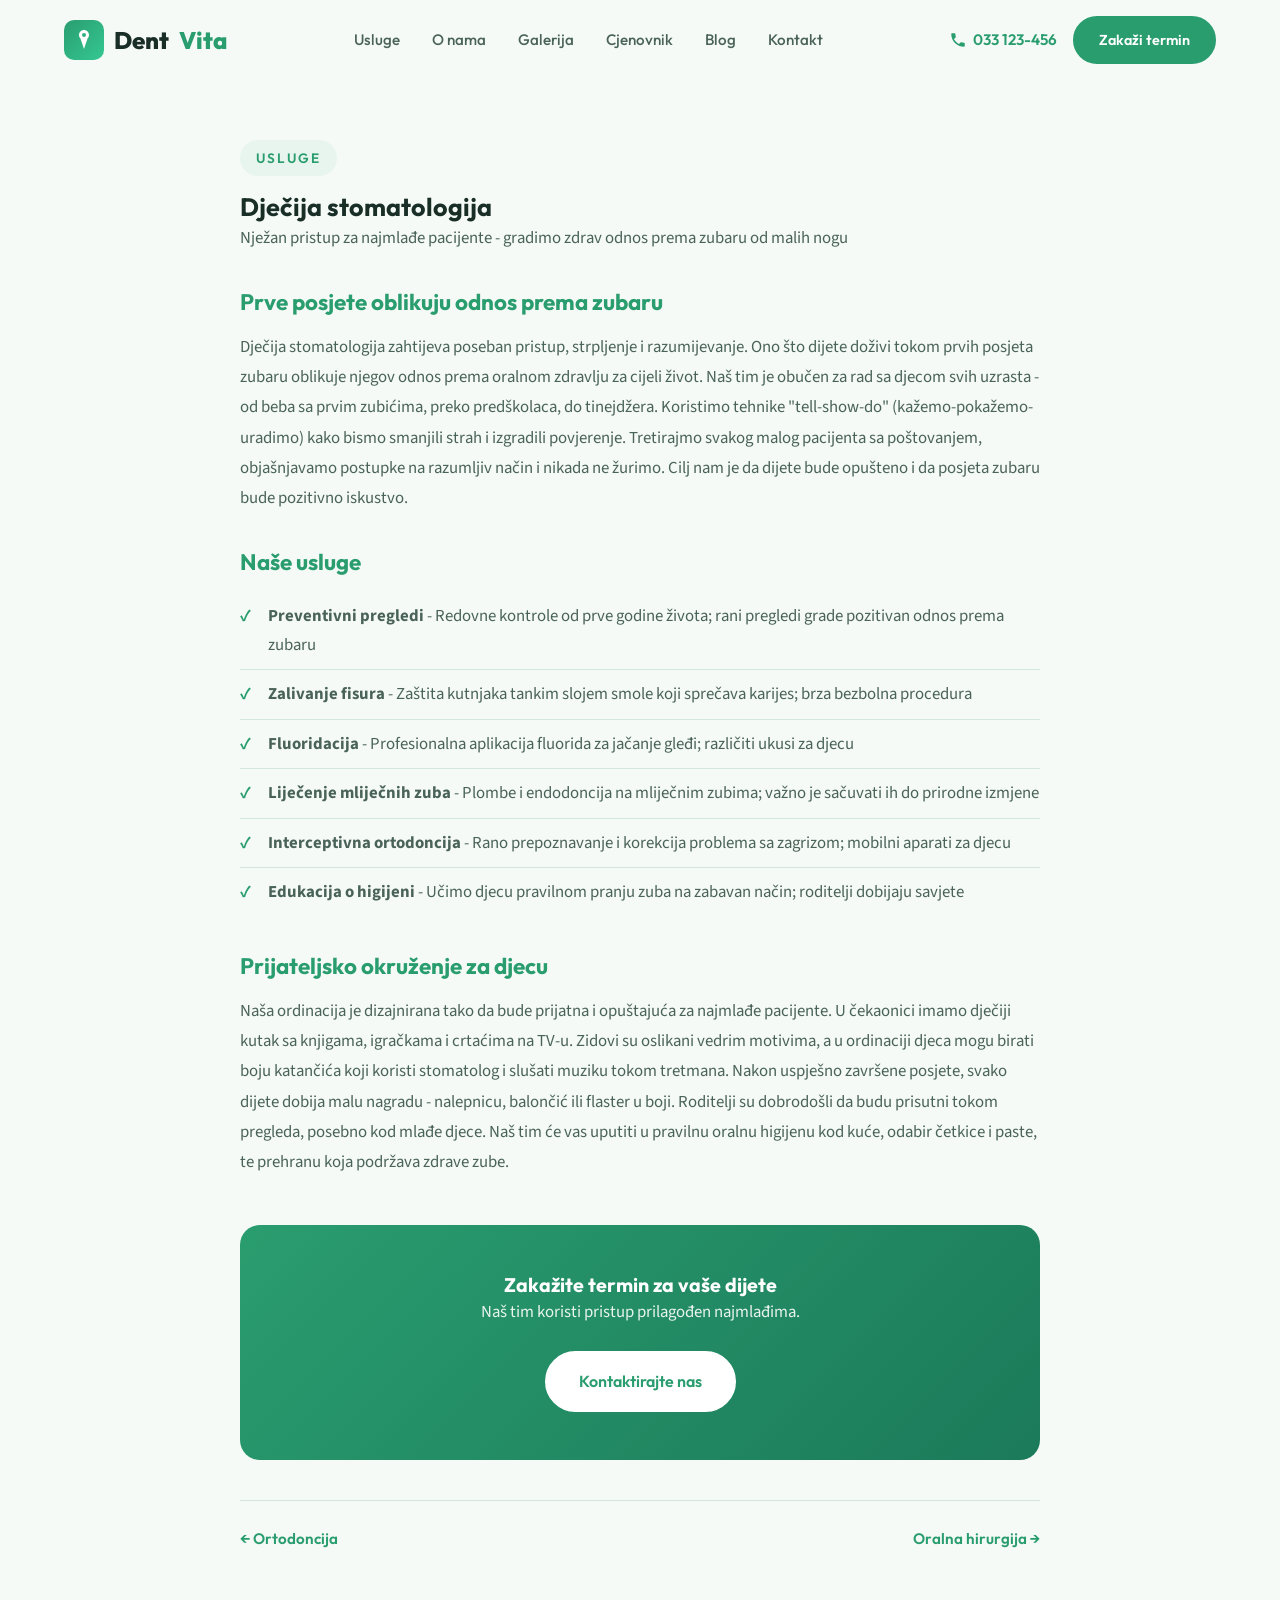
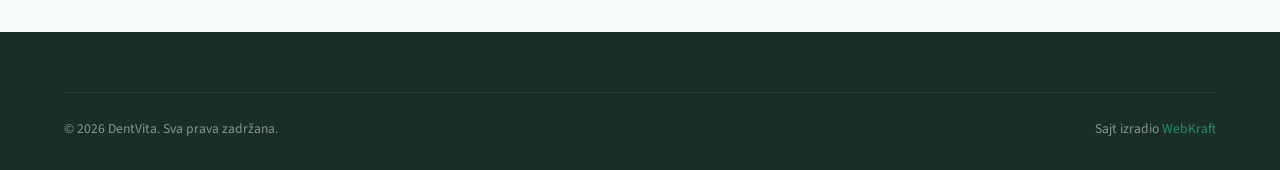
<file: usluge/djecija-stomatologija.html>
<!DOCTYPE html>
<html lang="bs">
<head>
  <meta charset="UTF-8">
  <meta name="viewport" content="width=device-width, initial-scale=1.0">
  <title>Dječija stomatologija | DentVita</title>
  <meta name="description" content="Nježan pristup za najmlađe pacijente - gradimo zdrav odnos prema zubaru od malih nogu. Preventivni pregledi, zalivanje fisura, fluoridacija.">
  <link rel="preconnect" href="https://fonts.googleapis.com">
  <link rel="preconnect" href="https://fonts.gstatic.com" crossorigin>
  <link href="https://fonts.googleapis.com/css2?family=Outfit:wght@400;500;600;700;800&family=Source+Sans+3:wght@400;500;600;700&display=swap" rel="stylesheet">
  <link rel="stylesheet" href="../assets/css/style.css">
</head>
<body>

  <header class="header" id="header">
    <div class="header-inner">
      <a href="../index.html" class="logo">
        <div class="logo-icon"><svg viewBox="0 0 24 24"><path d="M12 2C9.24 2 7 4.24 7 7c0 1.38.56 2.63 1.46 3.54L12 21l3.54-10.46A4.98 4.98 0 0017 7c0-2.76-2.24-5-5-5zm0 7a2 2 0 110-4 2 2 0 010 4z"/></svg></div>
        Dent<span>Vita</span>
      </a>
      <nav class="nav" id="nav">
        <a href="../index.html#usluge">Usluge</a>
        <a href="../index.html#o-nama">O nama</a>
        <a href="../index.html#galerija">Galerija</a>
        <a href="../index.html#cijene">Cjenovnik</a>
        <a href="../blog.html">Blog</a>
        <a href="../index.html#kontakt">Kontakt</a>
      </nav>
      <div class="header-cta">
        <a href="tel:+38733123456" class="header-phone">
          <svg viewBox="0 0 24 24" width="18" height="18" fill="currentColor"><path d="M6.62 10.79c1.44 2.83 3.76 5.14 6.59 6.59l2.2-2.2c.27-.27.67-.36 1.02-.24 1.12.37 2.33.57 3.57.57.55 0 1 .45 1 1V20c0 .55-.45 1-1 1-9.39 0-17-7.61-17-17 0-.55.45-1 1-1h3.5c.55 0 1 .45 1 1 0 1.25.2 2.45.57 3.57.11.35.03.74-.25 1.02l-2.2 2.2z"/></svg>
          033 123-456
        </a>
        <a href="../index.html#kontakt" class="btn btn-primary btn-sm">Zakaži termin</a>
      </div>
      <button class="menu-toggle" id="menuToggle" aria-label="Meni"><span></span><span></span><span></span></button>
    </div>
  </header>

  <main>
  <section class="service-page">
        <div class="service-page-container">
            <div class="service-page-content">
                <span class="section-label">Usluge</span>
                <h1>Dječija stomatologija</h1>
                <p class="subtitle">Nježan pristup za najmlađe pacijente - gradimo zdrav odnos prema zubaru od malih nogu</p>

                <h2>Prve posjete oblikuju odnos prema zubaru</h2>
                <p>Dječija stomatologija zahtijeva poseban pristup, strpljenje i razumijevanje. Ono što dijete doživi tokom prvih posjeta zubaru oblikuje njegov odnos prema oralnom zdravlju za cijeli život. Naš tim je obučen za rad sa djecom svih uzrasta - od beba sa prvim zubićima, preko predškolaca, do tinejdžera. Koristimo tehnike "tell-show-do" (kažemo-pokažemo-uradimo) kako bismo smanjili strah i izgradili povjerenje. Tretirajmo svakog malog pacijenta sa poštovanjem, objašnjavamo postupke na razumljiv način i nikada ne žurimo. Cilj nam je da dijete bude opušteno i da posjeta zubaru bude pozitivno iskustvo.</p>

                <h2>Naše usluge</h2>
                <ul class="service-list">
                    <li><strong>Preventivni pregledi</strong> - Redovne kontrole od prve godine života; rani pregledi grade pozitivan odnos prema zubaru</li>
                    <li><strong>Zalivanje fisura</strong> - Zaštita kutnjaka tankim slojem smole koji sprečava karijes; brza bezbolna procedura</li>
                    <li><strong>Fluoridacija</strong> - Profesionalna aplikacija fluorida za jačanje gleđi; različiti ukusi za djecu</li>
                    <li><strong>Liječenje mliječnih zuba</strong> - Plombe i endodoncija na mliječnim zubima; važno je sačuvati ih do prirodne izmjene</li>
                    <li><strong>Interceptivna ortodoncija</strong> - Rano prepoznavanje i korekcija problema sa zagrizom; mobilni aparati za djecu</li>
                    <li><strong>Edukacija o higijeni</strong> - Učimo djecu pravilnom pranju zuba na zabavan način; roditelji dobijaju savjete</li>
                </ul>

                <h2>Prijateljsko okruženje za djecu</h2>
                <p>Naša ordinacija je dizajnirana tako da bude prijatna i opuštajuća za najmlađe pacijente. U čekaonici imamo dječiji kutak sa knjigama, igračkama i crtaćima na TV-u. Zidovi su oslikani vedrim motivima, a u ordinaciji djeca mogu birati boju katančića koji koristi stomatolog i slušati muziku tokom tretmana. Nakon uspješno završene posjete, svako dijete dobija malu nagradu - nalepnicu, balončić ili flaster u boji. Roditelji su dobrodošli da budu prisutni tokom pregleda, posebno kod mlađe djece. Naš tim će vas uputiti u pravilnu oralnu higijenu kod kuće, odabir četkice i paste, te prehranu koja podržava zdrave zube.</p>

                <div class="service-page-cta">
                    <h3>Zakažite termin za vaše dijete</h3>
                    <p>Naš tim koristi pristup prilagođen najmlađima.</p>
                    <a href="../index.html#kontakt" class="btn btn-white">Kontaktirajte nas</a>
                </div>

                <div class="service-page-nav">
                    <a href="ortodoncija.html" class="prev">
                        <span class="arrow">←</span>
                        <span class="text">Ortodoncija</span>
                    </a>
                    <a href="oralna-hirurgija.html" class="next">
                        <span class="text">Oralna hirurgija</span>
                        <span class="arrow">→</span>
                    </a>
                </div>
            </div>
        </div>
    </section>
  </main>

  <footer class="footer">
    <div class="container">
      <div class="footer-bottom">
        <span>&copy; 2026 DentVita. Sva prava zadržana.</span>
        <span>Sajt izradio <a href="https://webkraft.site" target="_blank" rel="noopener">WebKraft</a></span>
      </div>
    </div>
  </footer>

  <script>
    const header=document.getElementById('header');window.addEventListener('scroll',()=>header.classList.toggle('scrolled',window.scrollY>20));
    const menuToggle=document.getElementById('menuToggle'),nav=document.getElementById('nav');
    menuToggle.addEventListener('click',()=>nav.classList.toggle('open'));
    nav.querySelectorAll('a').forEach(a=>a.addEventListener('click',()=>nav.classList.remove('open')));
  </script>

</body>
</html>
</file>
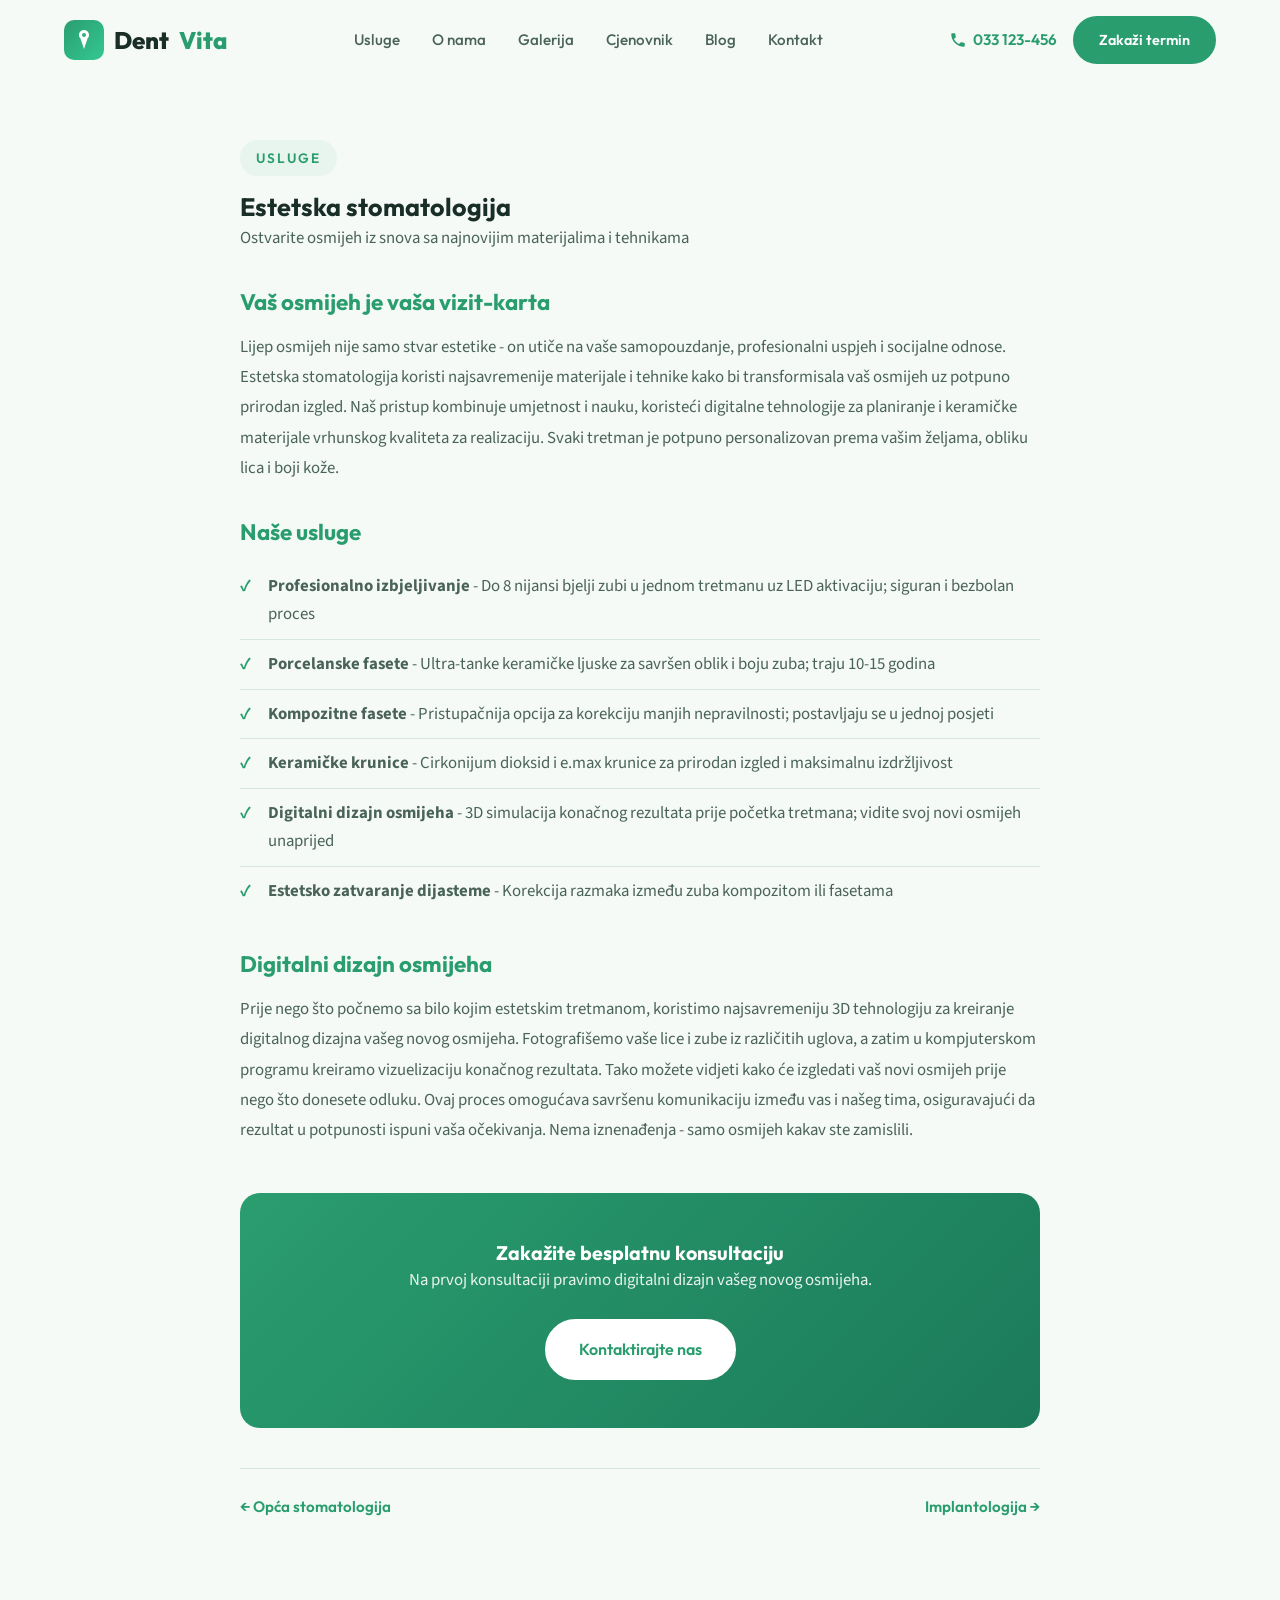
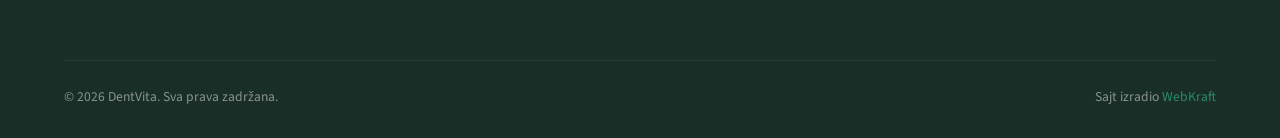
<file: usluge/estetska-stomatologija.html>
<!DOCTYPE html>
<html lang="bs">
<head>
  <meta charset="UTF-8">
  <meta name="viewport" content="width=device-width, initial-scale=1.0">
  <title>Estetska stomatologija | DentVita</title>
  <meta name="description" content="Ostvarite osmijeh iz snova sa najnovijim materijalima i tehnikama. Izbjeljivanje, fasete, krunice i digitalni dizajn osmijeha.">
  <link rel="preconnect" href="https://fonts.googleapis.com">
  <link rel="preconnect" href="https://fonts.gstatic.com" crossorigin>
  <link href="https://fonts.googleapis.com/css2?family=Outfit:wght@400;500;600;700;800&family=Source+Sans+3:wght@400;500;600;700&display=swap" rel="stylesheet">
  <link rel="stylesheet" href="../assets/css/style.css">
</head>
<body>

  <header class="header" id="header">
    <div class="header-inner">
      <a href="../index.html" class="logo">
        <div class="logo-icon"><svg viewBox="0 0 24 24"><path d="M12 2C9.24 2 7 4.24 7 7c0 1.38.56 2.63 1.46 3.54L12 21l3.54-10.46A4.98 4.98 0 0017 7c0-2.76-2.24-5-5-5zm0 7a2 2 0 110-4 2 2 0 010 4z"/></svg></div>
        Dent<span>Vita</span>
      </a>
      <nav class="nav" id="nav">
        <a href="../index.html#usluge">Usluge</a>
        <a href="../index.html#o-nama">O nama</a>
        <a href="../index.html#galerija">Galerija</a>
        <a href="../index.html#cijene">Cjenovnik</a>
        <a href="../blog.html">Blog</a>
        <a href="../index.html#kontakt">Kontakt</a>
      </nav>
      <div class="header-cta">
        <a href="tel:+38733123456" class="header-phone">
          <svg viewBox="0 0 24 24" width="18" height="18" fill="currentColor"><path d="M6.62 10.79c1.44 2.83 3.76 5.14 6.59 6.59l2.2-2.2c.27-.27.67-.36 1.02-.24 1.12.37 2.33.57 3.57.57.55 0 1 .45 1 1V20c0 .55-.45 1-1 1-9.39 0-17-7.61-17-17 0-.55.45-1 1-1h3.5c.55 0 1 .45 1 1 0 1.25.2 2.45.57 3.57.11.35.03.74-.25 1.02l-2.2 2.2z"/></svg>
          033 123-456
        </a>
        <a href="../index.html#kontakt" class="btn btn-primary btn-sm">Zakaži termin</a>
      </div>
      <button class="menu-toggle" id="menuToggle" aria-label="Meni"><span></span><span></span><span></span></button>
    </div>
  </header>

  <main>
  <section class="service-page">
        <div class="service-page-container">
            <div class="service-page-content">
                <span class="section-label">Usluge</span>
                <h1>Estetska stomatologija</h1>
                <p class="subtitle">Ostvarite osmijeh iz snova sa najnovijim materijalima i tehnikama</p>

                <h2>Vaš osmijeh je vaša vizit-karta</h2>
                <p>Lijep osmijeh nije samo stvar estetike - on utiče na vaše samopouzdanje, profesionalni uspjeh i socijalne odnose. Estetska stomatologija koristi najsavremenije materijale i tehnike kako bi transformisala vaš osmijeh uz potpuno prirodan izgled. Naš pristup kombinuje umjetnost i nauku, koristeći digitalne tehnologije za planiranje i keramičke materijale vrhunskog kvaliteta za realizaciju. Svaki tretman je potpuno personalizovan prema vašim željama, obliku lica i boji kože.</p>

                <h2>Naše usluge</h2>
                <ul class="service-list">
                    <li><strong>Profesionalno izbjeljivanje</strong> - Do 8 nijansi bjelji zubi u jednom tretmanu uz LED aktivaciju; siguran i bezbolan proces</li>
                    <li><strong>Porcelanske fasete</strong> - Ultra-tanke keramičke ljuske za savršen oblik i boju zuba; traju 10-15 godina</li>
                    <li><strong>Kompozitne fasete</strong> - Pristupačnija opcija za korekciju manjih nepravilnosti; postavljaju se u jednoj posjeti</li>
                    <li><strong>Keramičke krunice</strong> - Cirkonijum dioksid i e.max krunice za prirodan izgled i maksimalnu izdržljivost</li>
                    <li><strong>Digitalni dizajn osmijeha</strong> - 3D simulacija konačnog rezultata prije početka tretmana; vidite svoj novi osmijeh unaprijed</li>
                    <li><strong>Estetsko zatvaranje dijasteme</strong> - Korekcija razmaka između zuba kompozitom ili fasetama</li>
                </ul>

                <h2>Digitalni dizajn osmijeha</h2>
                <p>Prije nego što počnemo sa bilo kojim estetskim tretmanom, koristimo najsavremeniju 3D tehnologiju za kreiranje digitalnog dizajna vašeg novog osmijeha. Fotografišemo vaše lice i zube iz različitih uglova, a zatim u kompjuterskom programu kreiramo vizuelizaciju konačnog rezultata. Tako možete vidjeti kako će izgledati vaš novi osmijeh prije nego što donesete odluku. Ovaj proces omogućava savršenu komunikaciju između vas i našeg tima, osiguravajući da rezultat u potpunosti ispuni vaša očekivanja. Nema iznenađenja - samo osmijeh kakav ste zamislili.</p>

                <div class="service-page-cta">
                    <h3>Zakažite besplatnu konsultaciju</h3>
                    <p>Na prvoj konsultaciji pravimo digitalni dizajn vašeg novog osmijeha.</p>
                    <a href="../index.html#kontakt" class="btn btn-white">Kontaktirajte nas</a>
                </div>

                <div class="service-page-nav">
                    <a href="opca-stomatologija.html" class="prev">
                        <span class="arrow">←</span>
                        <span class="text">Opća stomatologija</span>
                    </a>
                    <a href="implantologija.html" class="next">
                        <span class="text">Implantologija</span>
                        <span class="arrow">→</span>
                    </a>
                </div>
            </div>
        </div>
    </section>
  </main>

  <footer class="footer">
    <div class="container">
      <div class="footer-bottom">
        <span>&copy; 2026 DentVita. Sva prava zadržana.</span>
        <span>Sajt izradio <a href="https://webkraft.site" target="_blank" rel="noopener">WebKraft</a></span>
      </div>
    </div>
  </footer>

  <script>
    const header=document.getElementById('header');window.addEventListener('scroll',()=>header.classList.toggle('scrolled',window.scrollY>20));
    const menuToggle=document.getElementById('menuToggle'),nav=document.getElementById('nav');
    menuToggle.addEventListener('click',()=>nav.classList.toggle('open'));
    nav.querySelectorAll('a').forEach(a=>a.addEventListener('click',()=>nav.classList.remove('open')));
  </script>

</body>
</html>
</file>
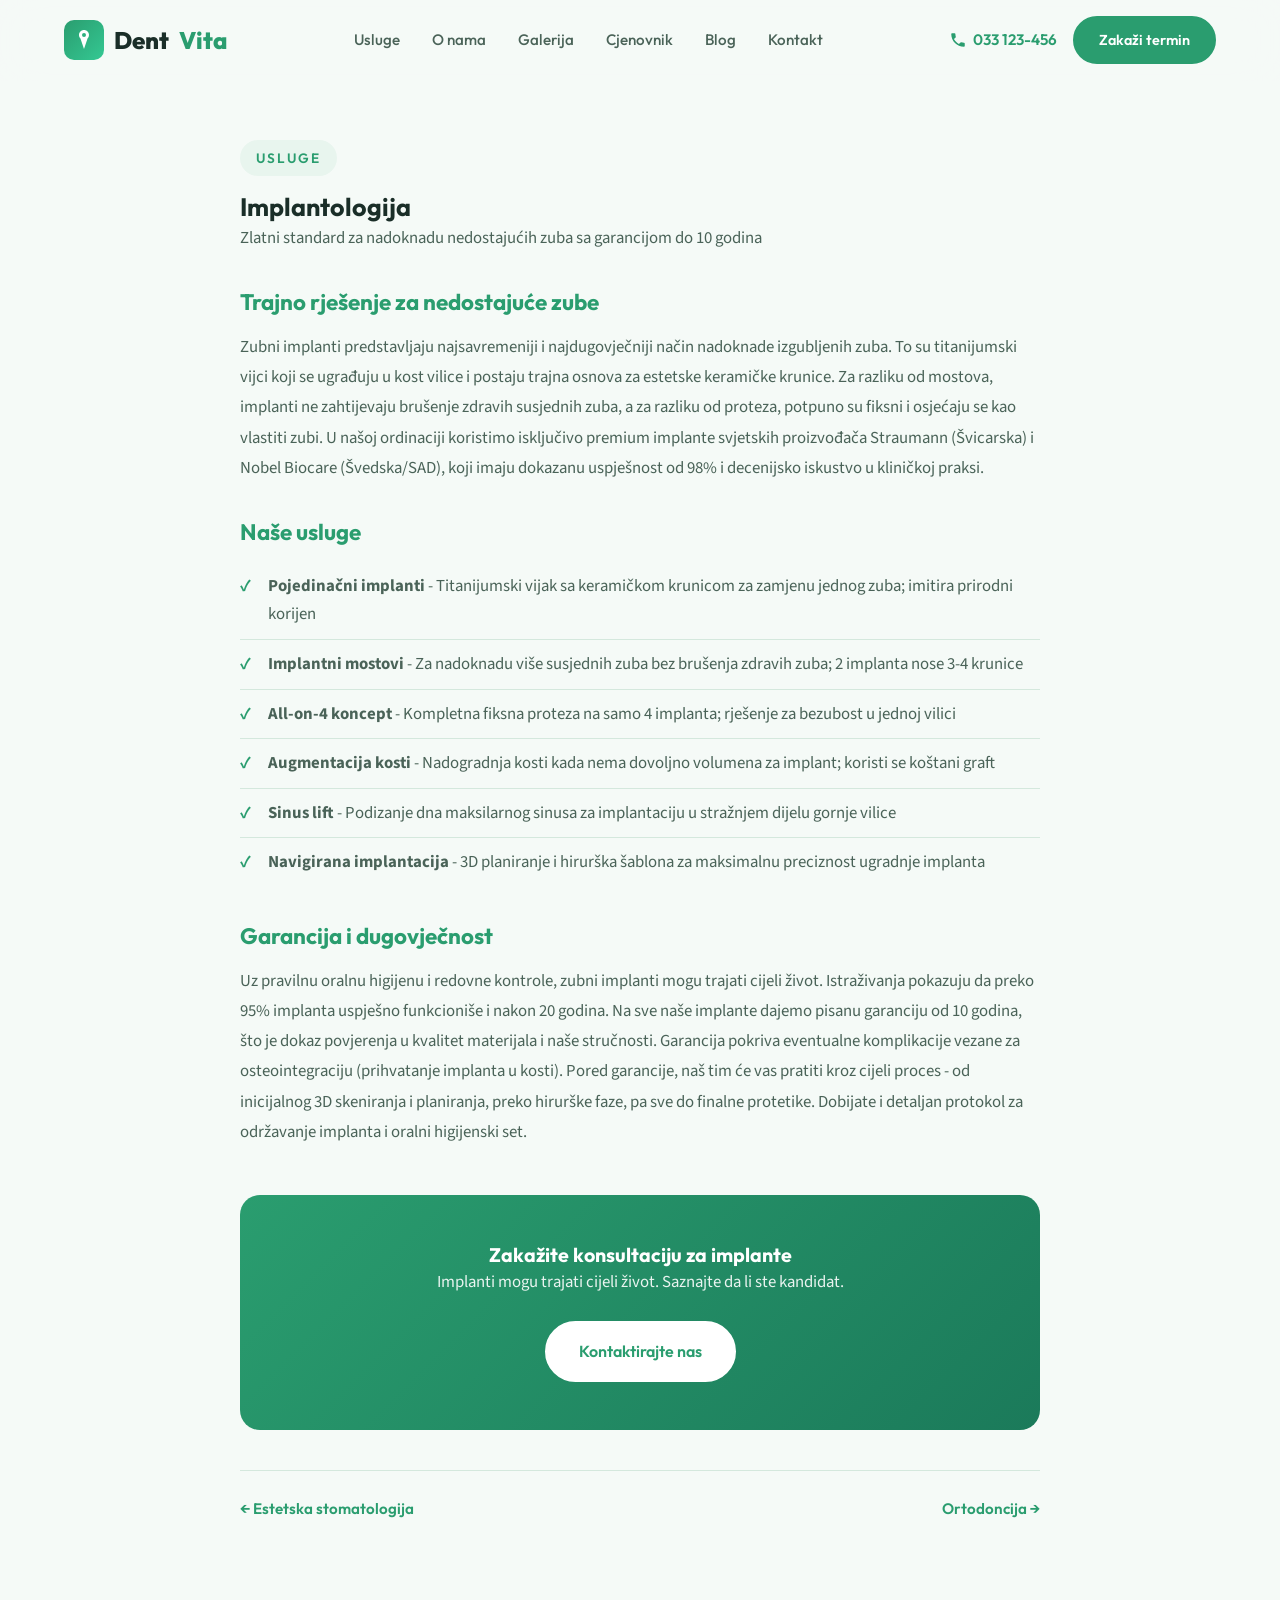
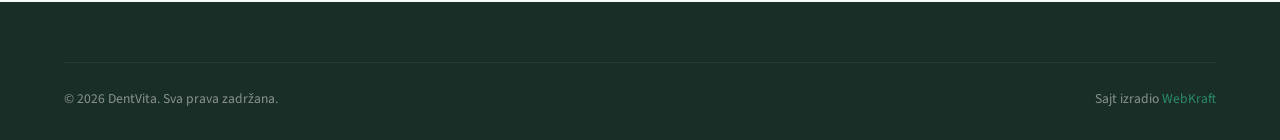
<file: usluge/implantologija.html>
<!DOCTYPE html>
<html lang="bs">
<head>
  <meta charset="UTF-8">
  <meta name="viewport" content="width=device-width, initial-scale=1.0">
  <title>Implantologija | DentVita</title>
  <meta name="description" content="Zlatni standard za nadoknadu nedostajućih zuba sa garancijom do 10 godina. Straumann i Nobel Biocare implanti, All-on-4 koncept.">
  <link rel="preconnect" href="https://fonts.googleapis.com">
  <link rel="preconnect" href="https://fonts.gstatic.com" crossorigin>
  <link href="https://fonts.googleapis.com/css2?family=Outfit:wght@400;500;600;700;800&family=Source+Sans+3:wght@400;500;600;700&display=swap" rel="stylesheet">
  <link rel="stylesheet" href="../assets/css/style.css">
</head>
<body>

  <header class="header" id="header">
    <div class="header-inner">
      <a href="../index.html" class="logo">
        <div class="logo-icon"><svg viewBox="0 0 24 24"><path d="M12 2C9.24 2 7 4.24 7 7c0 1.38.56 2.63 1.46 3.54L12 21l3.54-10.46A4.98 4.98 0 0017 7c0-2.76-2.24-5-5-5zm0 7a2 2 0 110-4 2 2 0 010 4z"/></svg></div>
        Dent<span>Vita</span>
      </a>
      <nav class="nav" id="nav">
        <a href="../index.html#usluge">Usluge</a>
        <a href="../index.html#o-nama">O nama</a>
        <a href="../index.html#galerija">Galerija</a>
        <a href="../index.html#cijene">Cjenovnik</a>
        <a href="../blog.html">Blog</a>
        <a href="../index.html#kontakt">Kontakt</a>
      </nav>
      <div class="header-cta">
        <a href="tel:+38733123456" class="header-phone">
          <svg viewBox="0 0 24 24" width="18" height="18" fill="currentColor"><path d="M6.62 10.79c1.44 2.83 3.76 5.14 6.59 6.59l2.2-2.2c.27-.27.67-.36 1.02-.24 1.12.37 2.33.57 3.57.57.55 0 1 .45 1 1V20c0 .55-.45 1-1 1-9.39 0-17-7.61-17-17 0-.55.45-1 1-1h3.5c.55 0 1 .45 1 1 0 1.25.2 2.45.57 3.57.11.35.03.74-.25 1.02l-2.2 2.2z"/></svg>
          033 123-456
        </a>
        <a href="../index.html#kontakt" class="btn btn-primary btn-sm">Zakaži termin</a>
      </div>
      <button class="menu-toggle" id="menuToggle" aria-label="Meni"><span></span><span></span><span></span></button>
    </div>
  </header>

  <main>
  <section class="service-page">
        <div class="service-page-container">
            <div class="service-page-content">
                <span class="section-label">Usluge</span>
                <h1>Implantologija</h1>
                <p class="subtitle">Zlatni standard za nadoknadu nedostajućih zuba sa garancijom do 10 godina</p>

                <h2>Trajno rješenje za nedostajuće zube</h2>
                <p>Zubni implanti predstavljaju najsavremeniji i najdugovječniji način nadoknade izgubljenih zuba. To su titanijumski vijci koji se ugrađuju u kost vilice i postaju trajna osnova za estetske keramičke krunice. Za razliku od mostova, implanti ne zahtijevaju brušenje zdravih susjednih zuba, a za razliku od proteza, potpuno su fiksni i osjećaju se kao vlastiti zubi. U našoj ordinaciji koristimo isključivo premium implante svjetskih proizvođača Straumann (Švicarska) i Nobel Biocare (Švedska/SAD), koji imaju dokazanu uspješnost od 98% i decenijsko iskustvo u kliničkoj praksi.</p>

                <h2>Naše usluge</h2>
                <ul class="service-list">
                    <li><strong>Pojedinačni implanti</strong> - Titanijumski vijak sa keramičkom krunicom za zamjenu jednog zuba; imitira prirodni korijen</li>
                    <li><strong>Implantni mostovi</strong> - Za nadoknadu više susjednih zuba bez brušenja zdravih zuba; 2 implanta nose 3-4 krunice</li>
                    <li><strong>All-on-4 koncept</strong> - Kompletna fiksna proteza na samo 4 implanta; rješenje za bezubost u jednoj vilici</li>
                    <li><strong>Augmentacija kosti</strong> - Nadogradnja kosti kada nema dovoljno volumena za implant; koristi se koštani graft</li>
                    <li><strong>Sinus lift</strong> - Podizanje dna maksilarnog sinusa za implantaciju u stražnjem dijelu gornje vilice</li>
                    <li><strong>Navigirana implantacija</strong> - 3D planiranje i hirurška šablona za maksimalnu preciznost ugradnje implanta</li>
                </ul>

                <h2>Garancija i dugovječnost</h2>
                <p>Uz pravilnu oralnu higijenu i redovne kontrole, zubni implanti mogu trajati cijeli život. Istraživanja pokazuju da preko 95% implanta uspješno funkcioniše i nakon 20 godina. Na sve naše implante dajemo pisanu garanciju od 10 godina, što je dokaz povjerenja u kvalitet materijala i naše stručnosti. Garancija pokriva eventualne komplikacije vezane za osteointegraciju (prihvatanje implanta u kosti). Pored garancije, naš tim će vas pratiti kroz cijeli proces - od inicijalnog 3D skeniranja i planiranja, preko hirurške faze, pa sve do finalne protetike. Dobijate i detaljan protokol za održavanje implanta i oralni higijenski set.</p>

                <div class="service-page-cta">
                    <h3>Zakažite konsultaciju za implante</h3>
                    <p>Implanti mogu trajati cijeli život. Saznajte da li ste kandidat.</p>
                    <a href="../index.html#kontakt" class="btn btn-white">Kontaktirajte nas</a>
                </div>

                <div class="service-page-nav">
                    <a href="estetska-stomatologija.html" class="prev">
                        <span class="arrow">←</span>
                        <span class="text">Estetska stomatologija</span>
                    </a>
                    <a href="ortodoncija.html" class="next">
                        <span class="text">Ortodoncija</span>
                        <span class="arrow">→</span>
                    </a>
                </div>
            </div>
        </div>
    </section>
  </main>

  <footer class="footer">
    <div class="container">
      <div class="footer-bottom">
        <span>&copy; 2026 DentVita. Sva prava zadržana.</span>
        <span>Sajt izradio <a href="https://webkraft.site" target="_blank" rel="noopener">WebKraft</a></span>
      </div>
    </div>
  </footer>

  <script>
    const header=document.getElementById('header');window.addEventListener('scroll',()=>header.classList.toggle('scrolled',window.scrollY>20));
    const menuToggle=document.getElementById('menuToggle'),nav=document.getElementById('nav');
    menuToggle.addEventListener('click',()=>nav.classList.toggle('open'));
    nav.querySelectorAll('a').forEach(a=>a.addEventListener('click',()=>nav.classList.remove('open')));
  </script>

</body>
</html>
</file>
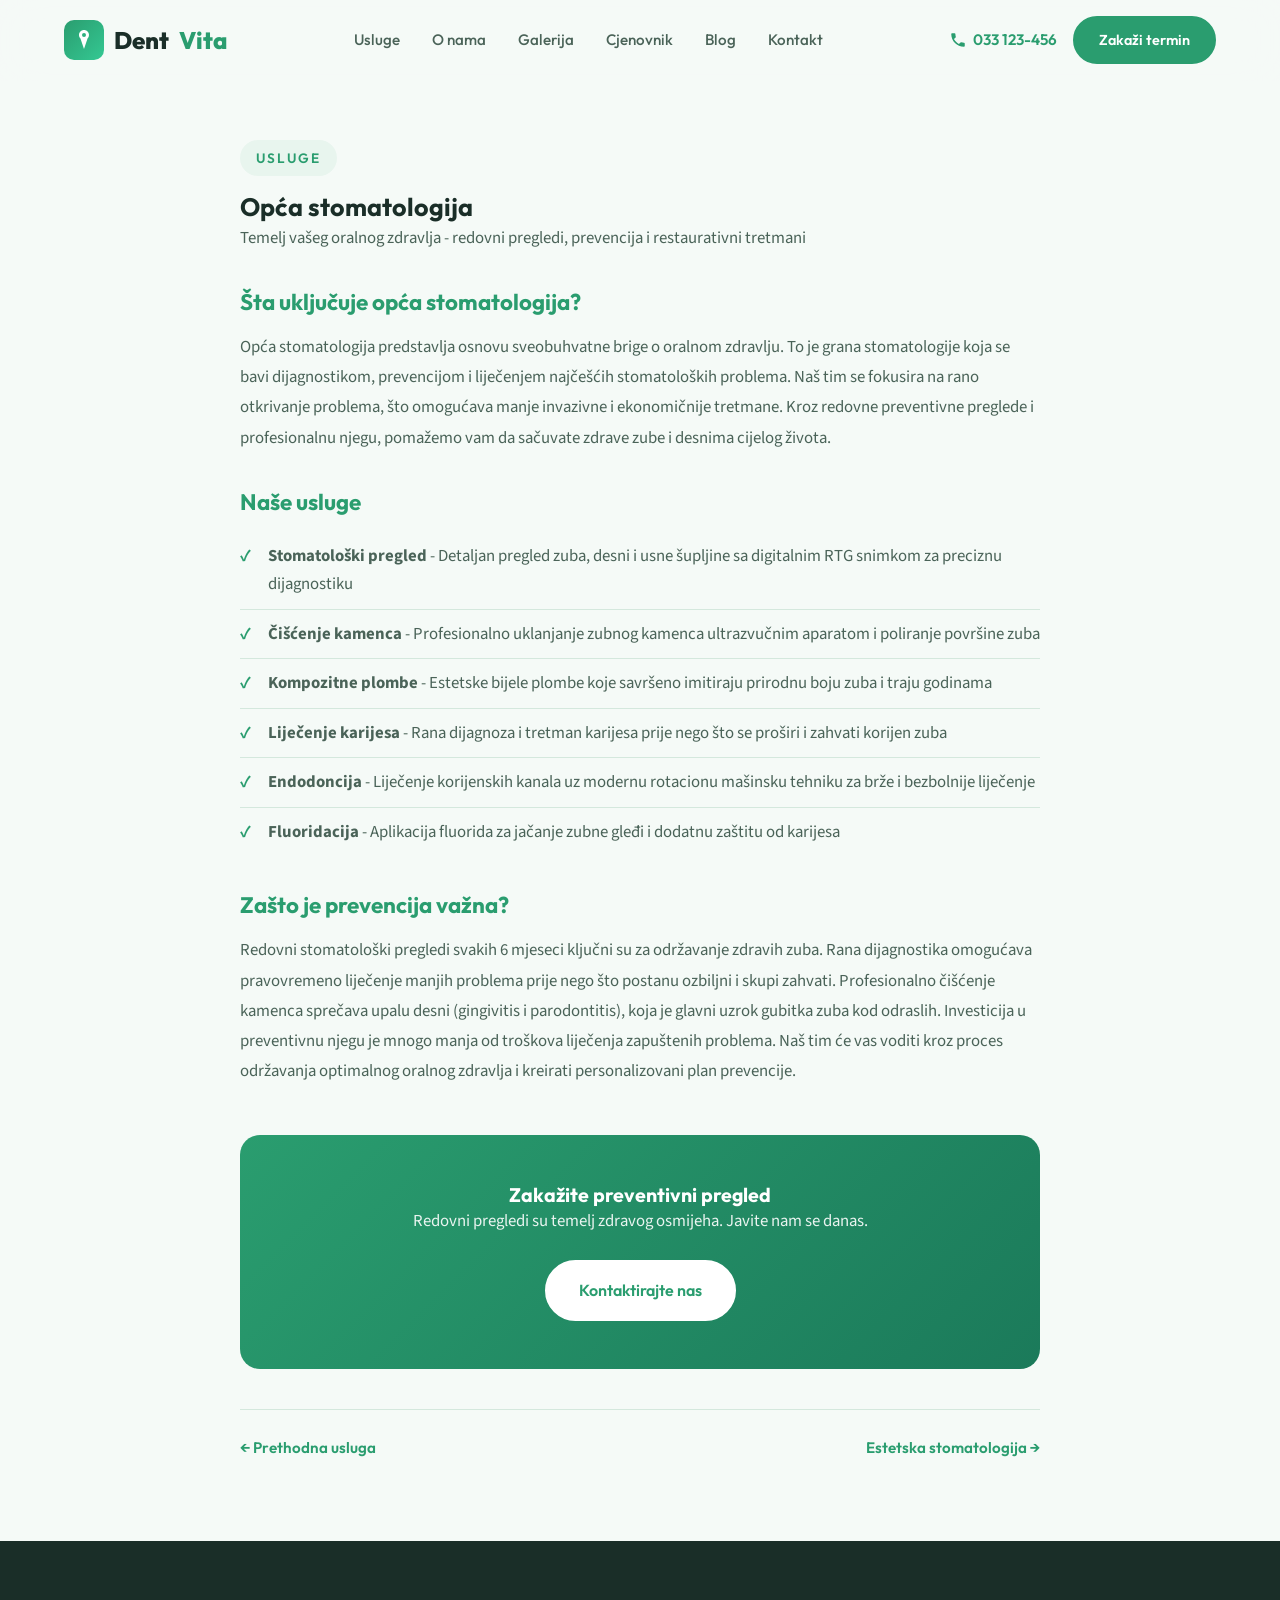
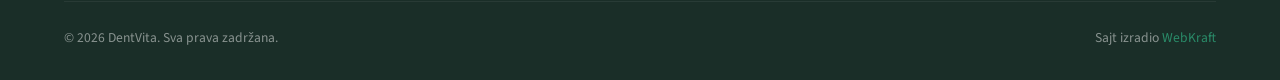
<file: usluge/opca-stomatologija.html>
<!DOCTYPE html>
<html lang="bs">
<head>
  <meta charset="UTF-8">
  <meta name="viewport" content="width=device-width, initial-scale=1.0">
  <title>Opća stomatologija | DentVita</title>
  <meta name="description" content="Temelj vašeg oralnog zdravlja - redovni pregledi, prevencija i restaurativni tretmani. Stomatološki pregled, čišćenje kamenca, plombe i više.">
  <link rel="preconnect" href="https://fonts.googleapis.com">
  <link rel="preconnect" href="https://fonts.gstatic.com" crossorigin>
  <link href="https://fonts.googleapis.com/css2?family=Outfit:wght@400;500;600;700;800&family=Source+Sans+3:wght@400;500;600;700&display=swap" rel="stylesheet">
  <link rel="stylesheet" href="../assets/css/style.css">
</head>
<body>

  <header class="header" id="header">
    <div class="header-inner">
      <a href="../index.html" class="logo">
        <div class="logo-icon"><svg viewBox="0 0 24 24"><path d="M12 2C9.24 2 7 4.24 7 7c0 1.38.56 2.63 1.46 3.54L12 21l3.54-10.46A4.98 4.98 0 0017 7c0-2.76-2.24-5-5-5zm0 7a2 2 0 110-4 2 2 0 010 4z"/></svg></div>
        Dent<span>Vita</span>
      </a>
      <nav class="nav" id="nav">
        <a href="../index.html#usluge">Usluge</a>
        <a href="../index.html#o-nama">O nama</a>
        <a href="../index.html#galerija">Galerija</a>
        <a href="../index.html#cijene">Cjenovnik</a>
        <a href="../blog.html">Blog</a>
        <a href="../index.html#kontakt">Kontakt</a>
      </nav>
      <div class="header-cta">
        <a href="tel:+38733123456" class="header-phone">
          <svg viewBox="0 0 24 24" width="18" height="18" fill="currentColor"><path d="M6.62 10.79c1.44 2.83 3.76 5.14 6.59 6.59l2.2-2.2c.27-.27.67-.36 1.02-.24 1.12.37 2.33.57 3.57.57.55 0 1 .45 1 1V20c0 .55-.45 1-1 1-9.39 0-17-7.61-17-17 0-.55.45-1 1-1h3.5c.55 0 1 .45 1 1 0 1.25.2 2.45.57 3.57.11.35.03.74-.25 1.02l-2.2 2.2z"/></svg>
          033 123-456
        </a>
        <a href="../index.html#kontakt" class="btn btn-primary btn-sm">Zakaži termin</a>
      </div>
      <button class="menu-toggle" id="menuToggle" aria-label="Meni"><span></span><span></span><span></span></button>
    </div>
  </header>

  <main>
  <section class="service-page">
        <div class="service-page-container">
            <div class="service-page-content">
                <span class="section-label">Usluge</span>
                <h1>Opća stomatologija</h1>
                <p class="subtitle">Temelj vašeg oralnog zdravlja - redovni pregledi, prevencija i restaurativni tretmani</p>

                <h2>Šta uključuje opća stomatologija?</h2>
                <p>Opća stomatologija predstavlja osnovu sveobuhvatne brige o oralnom zdravlju. To je grana stomatologije koja se bavi dijagnostikom, prevencijom i liječenjem najčešćih stomatoloških problema. Naš tim se fokusira na rano otkrivanje problema, što omogućava manje invazivne i ekonomičnije tretmane. Kroz redovne preventivne preglede i profesionalnu njegu, pomažemo vam da sačuvate zdrave zube i desnima cijelog života.</p>

                <h2>Naše usluge</h2>
                <ul class="service-list">
                    <li><strong>Stomatološki pregled</strong> - Detaljan pregled zuba, desni i usne šupljine sa digitalnim RTG snimkom za preciznu dijagnostiku</li>
                    <li><strong>Čišćenje kamenca</strong> - Profesionalno uklanjanje zubnog kamenca ultrazvučnim aparatom i poliranje površine zuba</li>
                    <li><strong>Kompozitne plombe</strong> - Estetske bijele plombe koje savršeno imitiraju prirodnu boju zuba i traju godinama</li>
                    <li><strong>Liječenje karijesa</strong> - Rana dijagnoza i tretman karijesa prije nego što se proširi i zahvati korijen zuba</li>
                    <li><strong>Endodoncija</strong> - Liječenje korijenskih kanala uz modernu rotacionu mašinsku tehniku za brže i bezbolnije liječenje</li>
                    <li><strong>Fluoridacija</strong> - Aplikacija fluorida za jačanje zubne gleđi i dodatnu zaštitu od karijesa</li>
                </ul>

                <h2>Zašto je prevencija važna?</h2>
                <p>Redovni stomatološki pregledi svakih 6 mjeseci ključni su za održavanje zdravih zuba. Rana dijagnostika omogućava pravovremeno liječenje manjih problema prije nego što postanu ozbiljni i skupi zahvati. Profesionalno čišćenje kamenca sprečava upalu desni (gingivitis i parodontitis), koja je glavni uzrok gubitka zuba kod odraslih. Investicija u preventivnu njegu je mnogo manja od troškova liječenja zapuštenih problema. Naš tim će vas voditi kroz proces održavanja optimalnog oralnog zdravlja i kreirati personalizovani plan prevencije.</p>

                <div class="service-page-cta">
                    <h3>Zakažite preventivni pregled</h3>
                    <p>Redovni pregledi su temelj zdravog osmijeha. Javite nam se danas.</p>
                    <a href="../index.html#kontakt" class="btn btn-white">Kontaktirajte nas</a>
                </div>

                <div class="service-page-nav">
                    <a href="#" class="prev disabled">
                        <span class="arrow">←</span>
                        <span class="text">Prethodna usluga</span>
                    </a>
                    <a href="estetska-stomatologija.html" class="next">
                        <span class="text">Estetska stomatologija</span>
                        <span class="arrow">→</span>
                    </a>
                </div>
            </div>
        </div>
    </section>
  </main>

  <footer class="footer">
    <div class="container">
      <div class="footer-bottom">
        <span>&copy; 2026 DentVita. Sva prava zadržana.</span>
        <span>Sajt izradio <a href="https://webkraft.site" target="_blank" rel="noopener">WebKraft</a></span>
      </div>
    </div>
  </footer>

  <script>
    const header=document.getElementById('header');window.addEventListener('scroll',()=>header.classList.toggle('scrolled',window.scrollY>20));
    const menuToggle=document.getElementById('menuToggle'),nav=document.getElementById('nav');
    menuToggle.addEventListener('click',()=>nav.classList.toggle('open'));
    nav.querySelectorAll('a').forEach(a=>a.addEventListener('click',()=>nav.classList.remove('open')));
  </script>

</body>
</html>
</file>
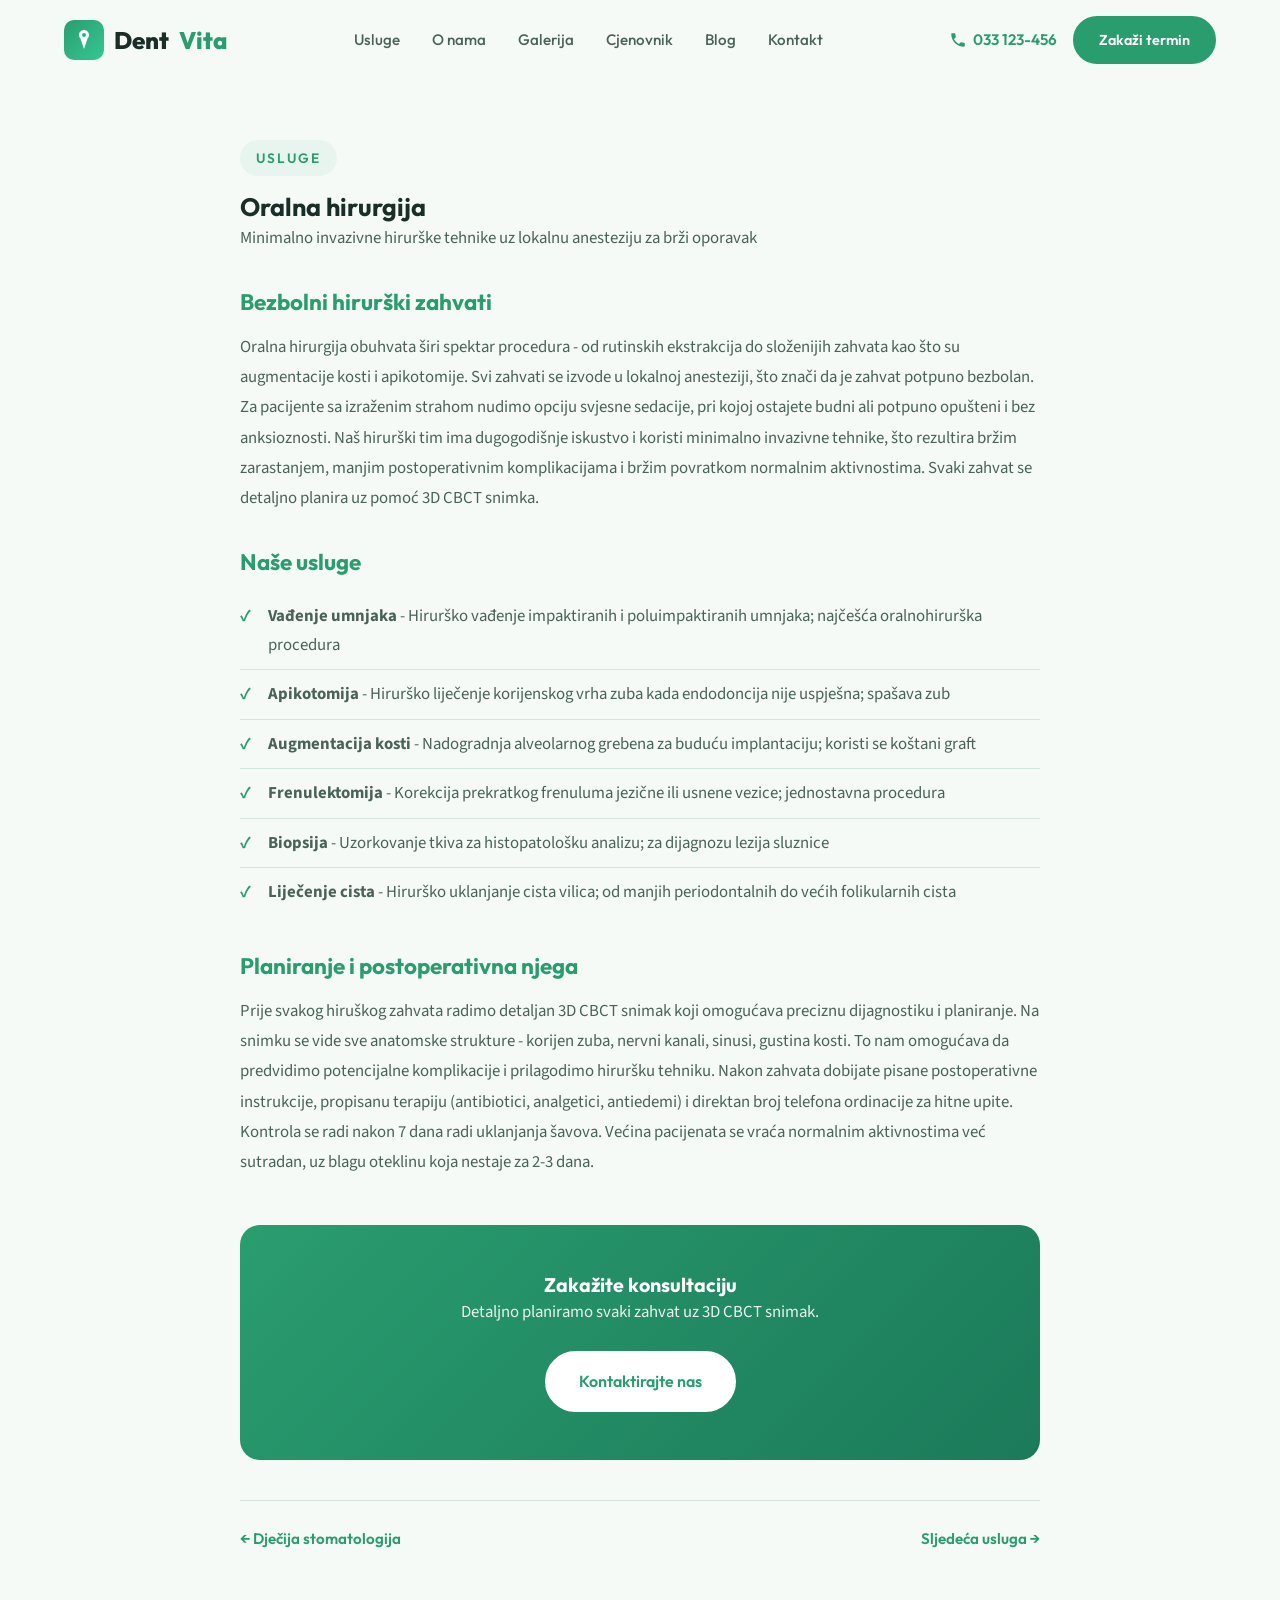
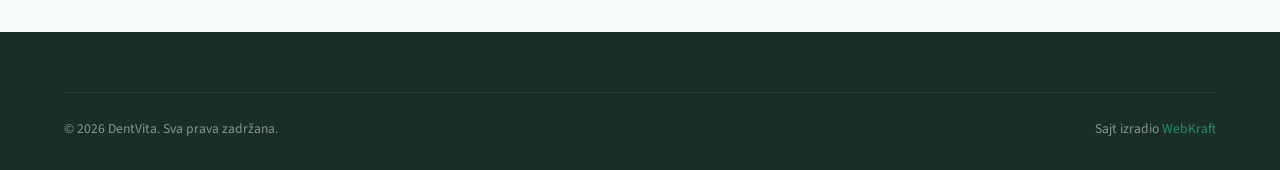
<file: usluge/oralna-hirurgija.html>
<!DOCTYPE html>
<html lang="bs">
<head>
  <meta charset="UTF-8">
  <meta name="viewport" content="width=device-width, initial-scale=1.0">
  <title>Oralna hirurgija | DentVita</title>
  <meta name="description" content="Minimalno invazivne hirurške tehnike uz lokalnu anesteziju za brži oporavak. Vađenje umnjaka, apikotomija, augmentacija kosti, frenulektomija.">
  <link rel="preconnect" href="https://fonts.googleapis.com">
  <link rel="preconnect" href="https://fonts.gstatic.com" crossorigin>
  <link href="https://fonts.googleapis.com/css2?family=Outfit:wght@400;500;600;700;800&family=Source+Sans+3:wght@400;500;600;700&display=swap" rel="stylesheet">
  <link rel="stylesheet" href="../assets/css/style.css">
</head>
<body>

  <header class="header" id="header">
    <div class="header-inner">
      <a href="../index.html" class="logo">
        <div class="logo-icon"><svg viewBox="0 0 24 24"><path d="M12 2C9.24 2 7 4.24 7 7c0 1.38.56 2.63 1.46 3.54L12 21l3.54-10.46A4.98 4.98 0 0017 7c0-2.76-2.24-5-5-5zm0 7a2 2 0 110-4 2 2 0 010 4z"/></svg></div>
        Dent<span>Vita</span>
      </a>
      <nav class="nav" id="nav">
        <a href="../index.html#usluge">Usluge</a>
        <a href="../index.html#o-nama">O nama</a>
        <a href="../index.html#galerija">Galerija</a>
        <a href="../index.html#cijene">Cjenovnik</a>
        <a href="../blog.html">Blog</a>
        <a href="../index.html#kontakt">Kontakt</a>
      </nav>
      <div class="header-cta">
        <a href="tel:+38733123456" class="header-phone">
          <svg viewBox="0 0 24 24" width="18" height="18" fill="currentColor"><path d="M6.62 10.79c1.44 2.83 3.76 5.14 6.59 6.59l2.2-2.2c.27-.27.67-.36 1.02-.24 1.12.37 2.33.57 3.57.57.55 0 1 .45 1 1V20c0 .55-.45 1-1 1-9.39 0-17-7.61-17-17 0-.55.45-1 1-1h3.5c.55 0 1 .45 1 1 0 1.25.2 2.45.57 3.57.11.35.03.74-.25 1.02l-2.2 2.2z"/></svg>
          033 123-456
        </a>
        <a href="../index.html#kontakt" class="btn btn-primary btn-sm">Zakaži termin</a>
      </div>
      <button class="menu-toggle" id="menuToggle" aria-label="Meni"><span></span><span></span><span></span></button>
    </div>
  </header>

  <main>
  <section class="service-page">
        <div class="service-page-container">
            <div class="service-page-content">
                <span class="section-label">Usluge</span>
                <h1>Oralna hirurgija</h1>
                <p class="subtitle">Minimalno invazivne hirurške tehnike uz lokalnu anesteziju za brži oporavak</p>

                <h2>Bezbolni hirurški zahvati</h2>
                <p>Oralna hirurgija obuhvata širi spektar procedura - od rutinskih ekstrakcija do složenijih zahvata kao što su augmentacije kosti i apikotomije. Svi zahvati se izvode u lokalnoj anesteziji, što znači da je zahvat potpuno bezbolan. Za pacijente sa izraženim strahom nudimo opciju svjesne sedacije, pri kojoj ostajete budni ali potpuno opušteni i bez anksioznosti. Naš hirurški tim ima dugogodišnje iskustvo i koristi minimalno invazivne tehnike, što rezultira bržim zarastanjem, manjim postoperativnim komplikacijama i bržim povratkom normalnim aktivnostima. Svaki zahvat se detaljno planira uz pomoć 3D CBCT snimka.</p>

                <h2>Naše usluge</h2>
                <ul class="service-list">
                    <li><strong>Vađenje umnjaka</strong> - Hirurško vađenje impaktiranih i poluimpaktiranih umnjaka; najčešća oralnohirurška procedura</li>
                    <li><strong>Apikotomija</strong> - Hirurško liječenje korijenskog vrha zuba kada endodoncija nije uspješna; spašava zub</li>
                    <li><strong>Augmentacija kosti</strong> - Nadogradnja alveolarnog grebena za buduću implantaciju; koristi se koštani graft</li>
                    <li><strong>Frenulektomija</strong> - Korekcija prekratkog frenuluma jezične ili usnene vezice; jednostavna procedura</li>
                    <li><strong>Biopsija</strong> - Uzorkovanje tkiva za histopatološku analizu; za dijagnozu lezija sluznice</li>
                    <li><strong>Liječenje cista</strong> - Hirurško uklanjanje cista vilica; od manjih periodontalnih do većih folikularnih cista</li>
                </ul>

                <h2>Planiranje i postoperativna njega</h2>
                <p>Prije svakog hiruškog zahvata radimo detaljan 3D CBCT snimak koji omogućava preciznu dijagnostiku i planiranje. Na snimku se vide sve anatomske strukture - korijen zuba, nervni kanali, sinusi, gustina kosti. To nam omogućava da predvidimo potencijalne komplikacije i prilagodimo hiruršku tehniku. Nakon zahvata dobijate pisane postoperativne instrukcije, propisanu terapiju (antibiotici, analgetici, antiedemi) i direktan broj telefona ordinacije za hitne upite. Kontrola se radi nakon 7 dana radi uklanjanja šavova. Većina pacijenata se vraća normalnim aktivnostima već sutradan, uz blagu oteklinu koja nestaje za 2-3 dana.</p>

                <div class="service-page-cta">
                    <h3>Zakažite konsultaciju</h3>
                    <p>Detaljno planiramo svaki zahvat uz 3D CBCT snimak.</p>
                    <a href="../index.html#kontakt" class="btn btn-white">Kontaktirajte nas</a>
                </div>

                <div class="service-page-nav">
                    <a href="djecija-stomatologija.html" class="prev">
                        <span class="arrow">←</span>
                        <span class="text">Dječija stomatologija</span>
                    </a>
                    <a href="#" class="next disabled">
                        <span class="text">Sljedeća usluga</span>
                        <span class="arrow">→</span>
                    </a>
                </div>
            </div>
        </div>
    </section>
  </main>

  <footer class="footer">
    <div class="container">
      <div class="footer-bottom">
        <span>&copy; 2026 DentVita. Sva prava zadržana.</span>
        <span>Sajt izradio <a href="https://webkraft.site" target="_blank" rel="noopener">WebKraft</a></span>
      </div>
    </div>
  </footer>

  <script>
    const header=document.getElementById('header');window.addEventListener('scroll',()=>header.classList.toggle('scrolled',window.scrollY>20));
    const menuToggle=document.getElementById('menuToggle'),nav=document.getElementById('nav');
    menuToggle.addEventListener('click',()=>nav.classList.toggle('open'));
    nav.querySelectorAll('a').forEach(a=>a.addEventListener('click',()=>nav.classList.remove('open')));
  </script>

</body>
</html>
</file>
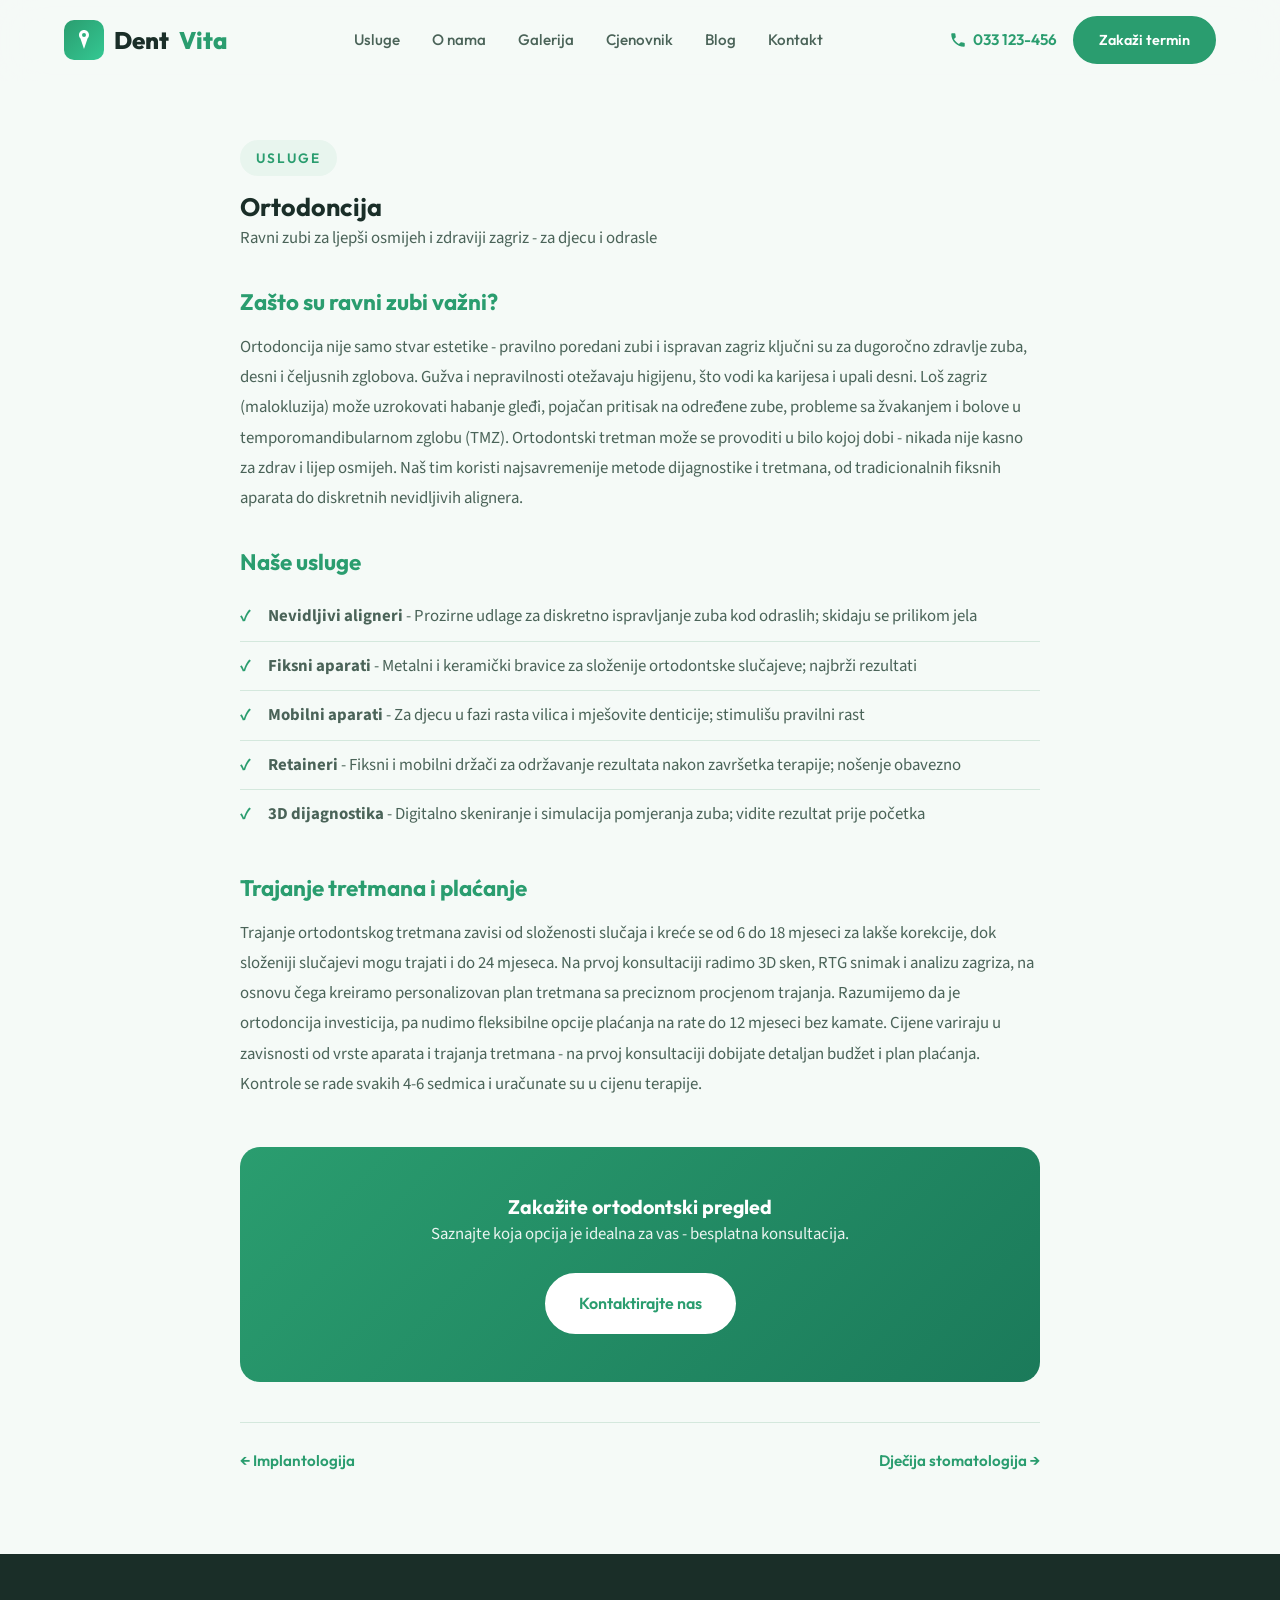
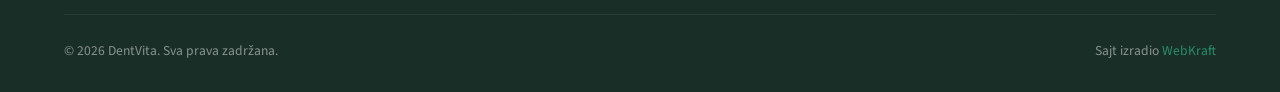
<file: usluge/ortodoncija.html>
<!DOCTYPE html>
<html lang="bs">
<head>
  <meta charset="UTF-8">
  <meta name="viewport" content="width=device-width, initial-scale=1.0">
  <title>Ortodoncija | DentVita</title>
  <meta name="description" content="Ravni zubi za ljepši osmijeh i zdraviji zagriz - za djecu i odrasle. Nevidljivi aligneri, fiksni i mobilni aparati, 3D dijagnostika.">
  <link rel="preconnect" href="https://fonts.googleapis.com">
  <link rel="preconnect" href="https://fonts.gstatic.com" crossorigin>
  <link href="https://fonts.googleapis.com/css2?family=Outfit:wght@400;500;600;700;800&family=Source+Sans+3:wght@400;500;600;700&display=swap" rel="stylesheet">
  <link rel="stylesheet" href="../assets/css/style.css">
</head>
<body>

  <header class="header" id="header">
    <div class="header-inner">
      <a href="../index.html" class="logo">
        <div class="logo-icon"><svg viewBox="0 0 24 24"><path d="M12 2C9.24 2 7 4.24 7 7c0 1.38.56 2.63 1.46 3.54L12 21l3.54-10.46A4.98 4.98 0 0017 7c0-2.76-2.24-5-5-5zm0 7a2 2 0 110-4 2 2 0 010 4z"/></svg></div>
        Dent<span>Vita</span>
      </a>
      <nav class="nav" id="nav">
        <a href="../index.html#usluge">Usluge</a>
        <a href="../index.html#o-nama">O nama</a>
        <a href="../index.html#galerija">Galerija</a>
        <a href="../index.html#cijene">Cjenovnik</a>
        <a href="../blog.html">Blog</a>
        <a href="../index.html#kontakt">Kontakt</a>
      </nav>
      <div class="header-cta">
        <a href="tel:+38733123456" class="header-phone">
          <svg viewBox="0 0 24 24" width="18" height="18" fill="currentColor"><path d="M6.62 10.79c1.44 2.83 3.76 5.14 6.59 6.59l2.2-2.2c.27-.27.67-.36 1.02-.24 1.12.37 2.33.57 3.57.57.55 0 1 .45 1 1V20c0 .55-.45 1-1 1-9.39 0-17-7.61-17-17 0-.55.45-1 1-1h3.5c.55 0 1 .45 1 1 0 1.25.2 2.45.57 3.57.11.35.03.74-.25 1.02l-2.2 2.2z"/></svg>
          033 123-456
        </a>
        <a href="../index.html#kontakt" class="btn btn-primary btn-sm">Zakaži termin</a>
      </div>
      <button class="menu-toggle" id="menuToggle" aria-label="Meni"><span></span><span></span><span></span></button>
    </div>
  </header>

  <main>
  <section class="service-page">
        <div class="service-page-container">
            <div class="service-page-content">
                <span class="section-label">Usluge</span>
                <h1>Ortodoncija</h1>
                <p class="subtitle">Ravni zubi za ljepši osmijeh i zdraviji zagriz - za djecu i odrasle</p>

                <h2>Zašto su ravni zubi važni?</h2>
                <p>Ortodoncija nije samo stvar estetike - pravilno poredani zubi i ispravan zagriz ključni su za dugoročno zdravlje zuba, desni i čeljusnih zglobova. Gužva i nepravilnosti otežavaju higijenu, što vodi ka karijesa i upali desni. Loš zagriz (malokluzija) može uzrokovati habanje gleđi, pojačan pritisak na određene zube, probleme sa žvakanjem i bolove u temporomandibularnom zglobu (TMZ). Ortodontski tretman može se provoditi u bilo kojoj dobi - nikada nije kasno za zdrav i lijep osmijeh. Naš tim koristi najsavremenije metode dijagnostike i tretmana, od tradicionalnih fiksnih aparata do diskretnih nevidljivih alignera.</p>

                <h2>Naše usluge</h2>
                <ul class="service-list">
                    <li><strong>Nevidljivi aligneri</strong> - Prozirne udlage za diskretno ispravljanje zuba kod odraslih; skidaju se prilikom jela</li>
                    <li><strong>Fiksni aparati</strong> - Metalni i keramički bravice za složenije ortodontske slučajeve; najbrži rezultati</li>
                    <li><strong>Mobilni aparati</strong> - Za djecu u fazi rasta vilica i mješovite denticije; stimulišu pravilni rast</li>
                    <li><strong>Retaineri</strong> - Fiksni i mobilni držači za održavanje rezultata nakon završetka terapije; nošenje obavezno</li>
                    <li><strong>3D dijagnostika</strong> - Digitalno skeniranje i simulacija pomjeranja zuba; vidite rezultat prije početka</li>
                </ul>

                <h2>Trajanje tretmana i plaćanje</h2>
                <p>Trajanje ortodontskog tretmana zavisi od složenosti slučaja i kreće se od 6 do 18 mjeseci za lakše korekcije, dok složeniji slučajevi mogu trajati i do 24 mjeseca. Na prvoj konsultaciji radimo 3D sken, RTG snimak i analizu zagriza, na osnovu čega kreiramo personalizovan plan tretmana sa preciznom procjenom trajanja. Razumijemo da je ortodoncija investicija, pa nudimo fleksibilne opcije plaćanja na rate do 12 mjeseci bez kamate. Cijene variraju u zavisnosti od vrste aparata i trajanja tretmana - na prvoj konsultaciji dobijate detaljan budžet i plan plaćanja. Kontrole se rade svakih 4-6 sedmica i uračunate su u cijenu terapije.</p>

                <div class="service-page-cta">
                    <h3>Zakažite ortodontski pregled</h3>
                    <p>Saznajte koja opcija je idealna za vas - besplatna konsultacija.</p>
                    <a href="../index.html#kontakt" class="btn btn-white">Kontaktirajte nas</a>
                </div>

                <div class="service-page-nav">
                    <a href="implantologija.html" class="prev">
                        <span class="arrow">←</span>
                        <span class="text">Implantologija</span>
                    </a>
                    <a href="djecija-stomatologija.html" class="next">
                        <span class="text">Dječija stomatologija</span>
                        <span class="arrow">→</span>
                    </a>
                </div>
            </div>
        </div>
    </section>
  </main>

  <footer class="footer">
    <div class="container">
      <div class="footer-bottom">
        <span>&copy; 2026 DentVita. Sva prava zadržana.</span>
        <span>Sajt izradio <a href="https://webkraft.site" target="_blank" rel="noopener">WebKraft</a></span>
      </div>
    </div>
  </footer>

  <script>
    const header=document.getElementById('header');window.addEventListener('scroll',()=>header.classList.toggle('scrolled',window.scrollY>20));
    const menuToggle=document.getElementById('menuToggle'),nav=document.getElementById('nav');
    menuToggle.addEventListener('click',()=>nav.classList.toggle('open'));
    nav.querySelectorAll('a').forEach(a=>a.addEventListener('click',()=>nav.classList.remove('open')));
  </script>

</body>
</html>
</file>
<file: assets/css/style.css>
/* ============================================
   DentVita - Premium Dental Clinic
   Fonts: Outfit + Source Sans 3
   Colors: Green #2A9D6F / Mint #34C893 / Light #F5FAF7
   ============================================ */

:root {
  --primary: #2A9D6F;
  --primary-dark: #1B7A5A;
  --primary-light: #34C893;
  --accent: #E8F5EE;
  --bg: #F5FAF7;
  --bg-white: #FFFFFF;
  --text: #1A2E28;
  --text-light: #4A6358;
  --text-muted: #7A9488;
  --border: #D4E8DD;
  --shadow: 0 2px 20px rgba(42, 157, 111, 0.08);
  --shadow-lg: 0 8px 40px rgba(42, 157, 111, 0.12);
  --radius: 12px;
  --radius-lg: 20px;
  --font-display: 'Outfit', sans-serif;
  --font-body: 'Source Sans 3', sans-serif;
  --transition: 0.3s ease;
}

* { margin: 0; padding: 0; box-sizing: border-box; }

html {
  scroll-behavior: smooth;
  font-size: 16px;
}

body {
  font-family: var(--font-body);
  color: var(--text);
  background: var(--bg);
  line-height: 1.7;
  -webkit-font-smoothing: antialiased;
}

h1, h2, h3, h4, h5 {
  font-family: var(--font-display);
  font-weight: 700;
  line-height: 1.2;
}

a {
  color: var(--primary);
  text-decoration: none;
  transition: color var(--transition);
}

a:hover { color: var(--primary-dark); }

img {
  max-width: 100%;
  height: auto;
  display: block;
}

.container {
  max-width: 1200px;
  margin: 0 auto;
  padding: 0 24px;
}

/* Section spacing */
section {
  padding: 100px 0;
}

.section-label {
  display: inline-block;
  font-family: var(--font-display);
  font-size: 0.85rem;
  font-weight: 600;
  text-transform: uppercase;
  letter-spacing: 2px;
  color: var(--primary);
  background: var(--accent);
  padding: 6px 16px;
  border-radius: 50px;
  margin-bottom: 16px;
}

.section-title {
  font-size: 2.5rem;
  color: var(--text);
  margin-bottom: 16px;
}

.section-subtitle {
  font-size: 1.15rem;
  color: var(--text-light);
  max-width: 600px;
}

.text-center { text-align: center; }
.mx-auto { margin-left: auto; margin-right: auto; }

/* Buttons */
.btn {
  display: inline-flex;
  align-items: center;
  gap: 8px;
  font-family: var(--font-display);
  font-size: 1rem;
  font-weight: 600;
  padding: 14px 32px;
  border-radius: 50px;
  border: 2px solid transparent;
  cursor: pointer;
  transition: all var(--transition);
  text-decoration: none;
}

.btn-primary {
  background: var(--primary);
  color: #fff;
  border-color: var(--primary);
}

.btn-primary:hover {
  background: var(--primary-dark);
  border-color: var(--primary-dark);
  color: #fff;
  transform: translateY(-2px);
  box-shadow: 0 8px 24px rgba(42, 157, 111, 0.3);
}

.btn-outline {
  background: transparent;
  color: var(--primary);
  border-color: var(--primary);
}

.btn-outline:hover {
  background: var(--primary);
  color: #fff;
  transform: translateY(-2px);
}

.btn-white {
  background: #fff;
  color: var(--primary);
  border-color: #fff;
}

.btn-white:hover {
  background: var(--accent);
  border-color: var(--accent);
  transform: translateY(-2px);
}

.btn-sm {
  padding: 10px 24px;
  font-size: 0.9rem;
}

/* ============================================
   HEADER
   ============================================ */

.header {
  position: fixed;
  top: 0;
  left: 0;
  right: 0;
  z-index: 1000;
  background: rgba(245, 250, 247, 0.85);
  backdrop-filter: blur(20px);
  -webkit-backdrop-filter: blur(20px);
  border-bottom: 1px solid transparent;
  transition: all var(--transition);
}

.header.scrolled {
  background: rgba(255, 255, 255, 0.95);
  border-bottom-color: var(--border);
  box-shadow: 0 2px 20px rgba(0, 0, 0, 0.05);
}

.header-inner {
  display: flex;
  align-items: center;
  justify-content: space-between;
  padding: 16px 24px;
  max-width: 1200px;
  margin: 0 auto;
}

.logo {
  display: flex;
  align-items: center;
  gap: 10px;
  font-family: var(--font-display);
  font-size: 1.5rem;
  font-weight: 800;
  color: var(--text);
  text-decoration: none;
}

.logo-icon {
  width: 40px;
  height: 40px;
  background: linear-gradient(135deg, var(--primary), var(--primary-light));
  border-radius: 10px;
  display: flex;
  align-items: center;
  justify-content: center;
}

.logo-icon svg { width: 24px; height: 24px; fill: #fff; }

.logo span { color: var(--primary); }

.nav {
  display: flex;
  align-items: center;
  gap: 32px;
}

.nav a {
  font-family: var(--font-display);
  font-size: 0.95rem;
  font-weight: 500;
  color: var(--text-light);
  text-decoration: none;
  transition: color var(--transition);
  position: relative;
}

.nav a:hover { color: var(--primary); }

.nav a::after {
  content: '';
  position: absolute;
  bottom: -4px;
  left: 0;
  width: 0;
  height: 2px;
  background: var(--primary);
  transition: width var(--transition);
}

.nav a:hover::after { width: 100%; }

.header-cta {
  display: flex;
  align-items: center;
  gap: 16px;
}

.header-phone {
  display: flex;
  align-items: center;
  gap: 6px;
  font-family: var(--font-display);
  font-weight: 600;
  color: var(--primary);
  font-size: 0.95rem;
}

.menu-toggle {
  display: none;
  background: none;
  border: none;
  cursor: pointer;
  padding: 4px;
}

.menu-toggle span {
  display: block;
  width: 24px;
  height: 2px;
  background: var(--text);
  margin: 5px 0;
  transition: all var(--transition);
}

/* ============================================
   HERO
   ============================================ */

.hero {
  padding: 140px 0 100px;
  background: linear-gradient(135deg, var(--bg) 0%, var(--accent) 50%, #D4F0E3 100%);
  position: relative;
  overflow: hidden;
}

.hero::before {
  content: '';
  position: absolute;
  top: -50%;
  right: -20%;
  width: 600px;
  height: 600px;
  background: radial-gradient(circle, rgba(52, 200, 147, 0.15) 0%, transparent 70%);
  border-radius: 50%;
}

.hero-grid {
  display: grid;
  grid-template-columns: 1fr 1fr;
  gap: 60px;
  align-items: center;
}

.hero-content { position: relative; z-index: 2; }

.hero-badge {
  display: inline-flex;
  align-items: center;
  gap: 8px;
  background: var(--bg-white);
  padding: 8px 16px;
  border-radius: 50px;
  font-size: 0.85rem;
  font-weight: 600;
  color: var(--primary);
  margin-bottom: 24px;
  box-shadow: var(--shadow);
}

.hero-badge .dot {
  width: 8px;
  height: 8px;
  background: var(--primary-light);
  border-radius: 50%;
  animation: pulse 2s infinite;
}

@keyframes pulse {
  0%, 100% { opacity: 1; }
  50% { opacity: 0.4; }
}

.hero h1 {
  font-size: 3.5rem;
  line-height: 1.1;
  margin-bottom: 20px;
  color: var(--text);
}

.hero h1 em {
  font-style: normal;
  color: var(--primary);
  position: relative;
}

.hero p {
  font-size: 1.2rem;
  color: var(--text-light);
  margin-bottom: 32px;
  max-width: 480px;
}

.hero-buttons {
  display: flex;
  gap: 16px;
  margin-bottom: 40px;
}

.hero-stats {
  display: flex;
  gap: 40px;
}

.hero-stat {
  text-align: center;
}

.hero-stat-number {
  font-family: var(--font-display);
  font-size: 2rem;
  font-weight: 800;
  color: var(--primary);
}

.hero-stat-label {
  font-size: 0.85rem;
  color: var(--text-muted);
}

.hero-image {
  position: relative;
}

.hero-image img {
  border-radius: var(--radius-lg);
  box-shadow: var(--shadow-lg);
  width: 100%;
  height: 500px;
  object-fit: cover;
}

.hero-image-badge {
  position: absolute;
  bottom: 24px;
  left: -20px;
  background: var(--bg-white);
  padding: 16px 20px;
  border-radius: var(--radius);
  box-shadow: var(--shadow-lg);
  display: flex;
  align-items: center;
  gap: 12px;
}

.hero-image-badge .stars {
  color: #F59E0B;
  font-size: 1.1rem;
}

.hero-image-badge .rating-text {
  font-family: var(--font-display);
  font-weight: 700;
  font-size: 0.95rem;
}

.hero-image-badge .rating-sub {
  font-size: 0.8rem;
  color: var(--text-muted);
}

/* ============================================
   SERVICES
   ============================================ */

.services {
  background: var(--bg-white);
}

.services-grid {
  display: grid;
  grid-template-columns: repeat(3, 1fr);
  gap: 24px;
  margin-top: 48px;
}

.service-card {
  background: var(--bg);
  border-radius: var(--radius-lg);
  padding: 32px;
  transition: all var(--transition);
  border: 1px solid transparent;
}

.service-card:hover {
  transform: translateY(-4px);
  box-shadow: var(--shadow-lg);
  border-color: var(--border);
}

.service-icon {
  width: 56px;
  height: 56px;
  background: linear-gradient(135deg, var(--primary), var(--primary-light));
  border-radius: 14px;
  display: flex;
  align-items: center;
  justify-content: center;
  margin-bottom: 20px;
}

.service-icon svg {
  width: 28px;
  height: 28px;
  fill: #fff;
}

.service-card h3 {
  font-size: 1.25rem;
  margin-bottom: 10px;
}

.service-card p {
  color: var(--text-light);
  font-size: 0.95rem;
  margin-bottom: 16px;
}

.service-link {
  font-family: var(--font-display);
  font-weight: 600;
  font-size: 0.9rem;
  color: var(--primary);
  display: inline-flex;
  align-items: center;
  gap: 6px;
}

.service-link:hover { gap: 10px; }

/* ============================================
   SERVICE PAGE
   ============================================ */

.service-page {
  padding: 140px 0 80px;
}

.service-page-container {
  max-width: 800px;
  margin: 0 auto;
}

.service-page-header {
  text-align: center;
  margin-bottom: 48px;
}

.service-page-header h1 {
  font-size: 2.2rem;
  margin-bottom: 16px;
}

.service-page-header p {
  font-size: 1.1rem;
  color: var(--text-light);
  max-width: 600px;
  margin: 0 auto;
}

.service-page-content {
  font-size: 1.05rem;
  line-height: 1.8;
}

.service-page-content h2 {
  font-size: 1.4rem;
  margin: 36px 0 16px;
  color: var(--primary);
}

.service-page-content p {
  margin-bottom: 18px;
  color: var(--text-light);
}

.service-page-content ul {
  list-style: none;
  margin: 0 0 28px;
  padding: 0;
}

.service-page-content li {
  padding: 10px 0 10px 28px;
  position: relative;
  color: var(--text-light);
  line-height: 1.7;
  border-bottom: 1px solid var(--border);
}

.service-page-content li:last-child {
  border-bottom: none;
}

.service-page-content li::before {
  content: '✓';
  position: absolute;
  left: 0;
  color: var(--primary);
  font-weight: 700;
}

.service-page-cta {
  background: linear-gradient(135deg, var(--primary), var(--primary-dark));
  color: #fff;
  border-radius: var(--radius-lg);
  padding: 48px;
  text-align: center;
  margin-top: 48px;
}

.service-page-cta h2 {
  color: #fff;
  font-size: 1.5rem;
  margin-bottom: 12px;
}

.service-page-cta p {
  color: rgba(255,255,255,0.9);
  margin-bottom: 24px;
}

.service-page-nav {
  display: flex;
  justify-content: space-between;
  margin-top: 40px;
  padding-top: 24px;
  border-top: 1px solid var(--border);
}

.service-page-nav a {
  font-family: var(--font-display);
  font-weight: 600;
  font-size: 0.95rem;
}

/* ============================================
   ABOUT
   ============================================ */

.about-grid {
  display: grid;
  grid-template-columns: 1fr 1fr;
  gap: 60px;
  align-items: center;
}

.about-image {
  position: relative;
}

.about-image img {
  border-radius: var(--radius-lg);
  width: 100%;
  height: 450px;
  object-fit: cover;
  box-shadow: var(--shadow-lg);
}

.about-experience {
  position: absolute;
  top: 24px;
  right: -20px;
  background: var(--primary);
  color: #fff;
  padding: 20px 24px;
  border-radius: var(--radius);
  text-align: center;
  box-shadow: var(--shadow-lg);
}

.about-experience .number {
  font-family: var(--font-display);
  font-size: 2.5rem;
  font-weight: 800;
  line-height: 1;
}

.about-experience .label {
  font-size: 0.85rem;
  opacity: 0.9;
}

.about-content h2 {
  font-size: 2.5rem;
  margin-bottom: 20px;
}

.about-content > p {
  color: var(--text-light);
  font-size: 1.05rem;
  margin-bottom: 32px;
}

.about-features {
  display: grid;
  grid-template-columns: 1fr 1fr;
  gap: 20px;
}

.about-feature {
  display: flex;
  align-items: flex-start;
  gap: 12px;
}

.about-feature .check {
  width: 24px;
  height: 24px;
  background: var(--accent);
  border-radius: 50%;
  display: flex;
  align-items: center;
  justify-content: center;
  flex-shrink: 0;
  margin-top: 2px;
}

.about-feature .check svg {
  width: 14px;
  height: 14px;
  fill: var(--primary);
}

.about-feature h4 {
  font-size: 1rem;
  margin-bottom: 4px;
}

.about-feature p {
  font-size: 0.85rem;
  color: var(--text-muted);
}

/* ============================================
   GALLERY
   ============================================ */

.gallery {
  background: var(--bg-white);
}

.gallery-grid {
  display: grid;
  grid-template-columns: repeat(4, 1fr);
  gap: 16px;
  margin-top: 48px;
}

.gallery-item {
  border-radius: var(--radius);
  overflow: hidden;
  cursor: pointer;
  position: relative;
}

.gallery-item img {
  width: 100%;
  height: 220px;
  object-fit: cover;
  transition: transform 0.5s ease;
}

.gallery-item:hover img {
  transform: scale(1.05);
}

.gallery-item::after {
  content: '';
  position: absolute;
  inset: 0;
  background: linear-gradient(to top, rgba(42, 157, 111, 0.3), transparent);
  opacity: 0;
  transition: opacity var(--transition);
}

.gallery-item:hover::after { opacity: 1; }

.gallery-item:first-child {
  grid-column: span 2;
  grid-row: span 2;
}

.gallery-item:first-child img {
  height: 100%;
}

/* Lightbox */
.lightbox {
  display: none;
  position: fixed;
  inset: 0;
  z-index: 2000;
  background: rgba(0, 0, 0, 0.9);
  align-items: center;
  justify-content: center;
  padding: 40px;
}

.lightbox.active { display: flex; }

.lightbox img {
  max-width: 90%;
  max-height: 85vh;
  border-radius: var(--radius);
  object-fit: contain;
}

.lightbox-close {
  position: absolute;
  top: 20px;
  right: 24px;
  background: none;
  border: none;
  color: #fff;
  font-size: 2rem;
  cursor: pointer;
  width: 48px;
  height: 48px;
  display: flex;
  align-items: center;
  justify-content: center;
}

.lightbox-nav {
  position: absolute;
  top: 50%;
  transform: translateY(-50%);
  background: rgba(255, 255, 255, 0.15);
  border: none;
  color: #fff;
  font-size: 1.5rem;
  cursor: pointer;
  width: 48px;
  height: 48px;
  border-radius: 50%;
  display: flex;
  align-items: center;
  justify-content: center;
  transition: background var(--transition);
}

.lightbox-nav:hover { background: rgba(255, 255, 255, 0.3); }
.lightbox-prev { left: 24px; }
.lightbox-next { right: 24px; }

/* ============================================
   TESTIMONIALS
   ============================================ */

.testimonials {
  background: linear-gradient(135deg, var(--primary-dark), var(--primary));
  color: #fff;
}

.testimonials .section-label {
  background: rgba(255, 255, 255, 0.15);
  color: #fff;
}

.testimonials .section-title { color: #fff; }
.testimonials .section-subtitle { color: rgba(255, 255, 255, 0.8); }

.testimonials-grid {
  display: grid;
  grid-template-columns: repeat(3, 1fr);
  gap: 24px;
  margin-top: 48px;
}

.testimonial-card {
  background: rgba(255, 255, 255, 0.1);
  backdrop-filter: blur(10px);
  border: 1px solid rgba(255, 255, 255, 0.15);
  border-radius: var(--radius-lg);
  padding: 32px;
}

.testimonial-stars {
  color: #F59E0B;
  font-size: 1.1rem;
  margin-bottom: 16px;
}

.testimonial-card blockquote {
  font-size: 1rem;
  line-height: 1.7;
  margin-bottom: 24px;
  opacity: 0.95;
}

.testimonial-author {
  display: flex;
  align-items: center;
  gap: 12px;
}

.testimonial-avatar {
  width: 44px;
  height: 44px;
  border-radius: 50%;
  background: rgba(255, 255, 255, 0.2);
  display: flex;
  align-items: center;
  justify-content: center;
  font-family: var(--font-display);
  font-weight: 700;
  font-size: 1.1rem;
}

.testimonial-name {
  font-family: var(--font-display);
  font-weight: 600;
}

.testimonial-role {
  font-size: 0.85rem;
  opacity: 0.7;
}

/* ============================================
   BLOG PREVIEW
   ============================================ */

.blog-preview {
  background: var(--bg-white);
}

.blog-grid {
  display: grid;
  grid-template-columns: repeat(3, 1fr);
  gap: 24px;
  margin-top: 48px;
}

.blog-card {
  background: var(--bg);
  border-radius: var(--radius-lg);
  overflow: hidden;
  transition: all var(--transition);
  border: 1px solid transparent;
}

.blog-card:hover {
  transform: translateY(-4px);
  box-shadow: var(--shadow-lg);
  border-color: var(--border);
}

.blog-card img {
  width: 100%;
  height: 200px;
  object-fit: cover;
}

.blog-card-body {
  padding: 24px;
}

.blog-card-date {
  font-size: 0.8rem;
  color: var(--text-muted);
  margin-bottom: 8px;
}

.blog-card h3 {
  font-size: 1.15rem;
  margin-bottom: 10px;
  line-height: 1.4;
}

.blog-card p {
  font-size: 0.9rem;
  color: var(--text-light);
  margin-bottom: 16px;
}

/* ============================================
   PRICING
   ============================================ */

.pricing-grid {
  display: grid;
  grid-template-columns: repeat(3, 1fr);
  gap: 24px;
  margin-top: 48px;
}

.pricing-card {
  background: var(--bg-white);
  border-radius: var(--radius-lg);
  padding: 40px 32px;
  border: 1px solid var(--border);
  transition: all var(--transition);
  position: relative;
}

.pricing-card:hover {
  transform: translateY(-4px);
  box-shadow: var(--shadow-lg);
}

.pricing-card.featured {
  border-color: var(--primary);
  box-shadow: var(--shadow-lg);
}

.pricing-card.featured::before {
  content: 'Najpopularniji';
  position: absolute;
  top: -14px;
  left: 50%;
  transform: translateX(-50%);
  background: var(--primary);
  color: #fff;
  font-family: var(--font-display);
  font-size: 0.8rem;
  font-weight: 600;
  padding: 4px 20px;
  border-radius: 50px;
}

.pricing-card h3 {
  font-size: 1.3rem;
  margin-bottom: 8px;
}

.pricing-card .price {
  font-family: var(--font-display);
  font-size: 2.5rem;
  font-weight: 800;
  color: var(--primary);
  margin-bottom: 8px;
}

.pricing-card .price-note {
  font-size: 0.85rem;
  color: var(--text-muted);
  margin-bottom: 24px;
}

.pricing-features {
  list-style: none;
  margin-bottom: 32px;
}

.pricing-features li {
  padding: 8px 0;
  font-size: 0.95rem;
  color: var(--text-light);
  display: flex;
  align-items: center;
  gap: 10px;
}

.pricing-features li::before {
  content: '✓';
  color: var(--primary);
  font-weight: 700;
}

/* ============================================
   CONTACT
   ============================================ */

.contact {
  background: var(--bg-white);
}

.contact-grid {
  display: grid;
  grid-template-columns: 1fr 1fr;
  gap: 48px;
  margin-top: 48px;
}

.contact-info-list {
  display: flex;
  flex-direction: column;
  gap: 24px;
  margin-bottom: 32px;
}

.contact-info-item {
  display: flex;
  align-items: flex-start;
  gap: 16px;
}

.contact-info-icon {
  width: 48px;
  height: 48px;
  background: var(--accent);
  border-radius: 12px;
  display: flex;
  align-items: center;
  justify-content: center;
  flex-shrink: 0;
}

.contact-info-icon svg {
  width: 22px;
  height: 22px;
  fill: var(--primary);
}

.contact-info-item h4 {
  font-size: 1rem;
  margin-bottom: 2px;
}

.contact-info-item p {
  color: var(--text-light);
  font-size: 0.95rem;
}

.contact-map {
  border-radius: var(--radius);
  overflow: hidden;
  height: 200px;
}

.contact-map iframe {
  width: 100%;
  height: 100%;
  border: 0;
}

.contact-form {
  background: var(--bg);
  border-radius: var(--radius-lg);
  padding: 40px;
}

.form-group {
  margin-bottom: 20px;
}

.form-group label {
  display: block;
  font-family: var(--font-display);
  font-size: 0.9rem;
  font-weight: 600;
  margin-bottom: 6px;
  color: var(--text);
}

.form-group input,
.form-group textarea,
.form-group select {
  width: 100%;
  padding: 12px 16px;
  border: 1px solid var(--border);
  border-radius: 10px;
  font-family: var(--font-body);
  font-size: 16px;
  color: var(--text);
  background: var(--bg-white);
  transition: border-color var(--transition);
}

.form-group input:focus,
.form-group textarea:focus,
.form-group select:focus {
  outline: none;
  border-color: var(--primary);
  box-shadow: 0 0 0 3px rgba(42, 157, 111, 0.1);
}

.form-group textarea {
  height: 120px;
  resize: vertical;
}

.form-row {
  display: grid;
  grid-template-columns: 1fr 1fr;
  gap: 16px;
}

/* ============================================
   FOOTER
   ============================================ */

.footer {
  background: var(--text);
  color: rgba(255, 255, 255, 0.8);
  padding: 60px 0 30px;
}

.footer-grid {
  display: grid;
  grid-template-columns: 2fr 1fr 1fr 1fr;
  gap: 40px;
  margin-bottom: 40px;
}

.footer-brand .logo {
  color: #fff;
  margin-bottom: 16px;
}

.footer-brand p {
  font-size: 0.9rem;
  line-height: 1.7;
  opacity: 0.7;
  max-width: 300px;
}

.footer h4 {
  color: #fff;
  font-size: 1rem;
  margin-bottom: 16px;
}

.footer-links {
  list-style: none;
}

.footer-links li { margin-bottom: 10px; }

.footer-links a {
  color: rgba(255, 255, 255, 0.6);
  font-size: 0.9rem;
  transition: color var(--transition);
}

.footer-links a:hover { color: var(--primary-light); }

.footer-bottom {
  border-top: 1px solid rgba(255, 255, 255, 0.1);
  padding-top: 24px;
  display: flex;
  justify-content: space-between;
  align-items: center;
  font-size: 0.85rem;
  opacity: 0.6;
}

.footer-bottom a {
  color: var(--primary-light);
}

/* ============================================
   ANIMATIONS
   ============================================ */

.fade-in {
  opacity: 0;
  transform: translateY(30px);
  transition: opacity 0.6s ease, transform 0.6s ease;
}

.fade-in.visible {
  opacity: 1;
  transform: translateY(0);
}

/* ============================================
   BLOG PAGE
   ============================================ */

.blog-hero {
  padding: 140px 0 60px;
  background: linear-gradient(135deg, var(--bg) 0%, var(--accent) 100%);
}

.blog-hero h1 {
  font-size: 2.5rem;
  margin-bottom: 12px;
}

.blog-hero p {
  color: var(--text-light);
  font-size: 1.1rem;
}

.blog-list {
  padding: 60px 0;
}

.blog-list-grid {
  display: grid;
  grid-template-columns: 2fr 1fr;
  gap: 48px;
}

.blog-posts { display: flex; flex-direction: column; gap: 32px; }

.blog-post-card {
  background: var(--bg-white);
  border-radius: var(--radius-lg);
  overflow: hidden;
  display: grid;
  grid-template-columns: 280px 1fr;
  border: 1px solid var(--border);
  transition: all var(--transition);
}

.blog-post-card:hover {
  box-shadow: var(--shadow-lg);
  transform: translateY(-2px);
}

.blog-post-card img {
  width: 100%;
  height: 100%;
  object-fit: cover;
  min-height: 200px;
}

.blog-post-body {
  padding: 28px;
}

.blog-post-meta {
  display: flex;
  gap: 16px;
  font-size: 0.8rem;
  color: var(--text-muted);
  margin-bottom: 12px;
}

.blog-post-body h2 {
  font-size: 1.3rem;
  margin-bottom: 10px;
  line-height: 1.4;
}

.blog-post-body h2 a {
  color: var(--text);
}

.blog-post-body h2 a:hover {
  color: var(--primary);
}

.blog-post-body p {
  font-size: 0.95rem;
  color: var(--text-light);
  margin-bottom: 16px;
}

.blog-sidebar {
  display: flex;
  flex-direction: column;
  gap: 24px;
}

.sidebar-widget {
  background: var(--bg-white);
  border-radius: var(--radius-lg);
  padding: 24px;
  border: 1px solid var(--border);
}

.sidebar-widget h3 {
  font-size: 1.1rem;
  margin-bottom: 16px;
  padding-bottom: 12px;
  border-bottom: 2px solid var(--accent);
}

.sidebar-widget ul {
  list-style: none;
}

.sidebar-widget li {
  padding: 8px 0;
  border-bottom: 1px solid var(--accent);
}

.sidebar-widget li:last-child { border-bottom: none; }

.sidebar-widget a {
  color: var(--text-light);
  font-size: 0.9rem;
}

.sidebar-widget a:hover { color: var(--primary); }

.sidebar-cta {
  background: linear-gradient(135deg, var(--primary), var(--primary-dark));
  color: #fff;
  text-align: center;
}

.sidebar-cta h3 {
  color: #fff;
  border-bottom-color: rgba(255, 255, 255, 0.2);
}

.sidebar-cta p {
  font-size: 0.9rem;
  opacity: 0.9;
  margin-bottom: 16px;
}

/* ============================================
   BLOG ARTICLE PAGE
   ============================================ */

.blog-article {
  padding: 140px 0 60px;
}

.blog-article-container {
  display: grid;
  grid-template-columns: 2fr 1fr;
  gap: 48px;
}

.article-header {
  margin-bottom: 32px;
}

.article-meta {
  display: flex;
  gap: 16px;
  font-size: 0.85rem;
  color: var(--text-muted);
  margin-bottom: 16px;
}

.article-header h1 {
  font-size: 2.2rem;
  line-height: 1.3;
  margin-bottom: 20px;
}

.article-hero-img {
  width: 100%;
  height: 400px;
  object-fit: cover;
  border-radius: var(--radius-lg);
  margin-bottom: 32px;
}

.article-content {
  font-size: 1.05rem;
  line-height: 1.8;
  color: var(--text);
}

.article-content h2 {
  font-size: 1.5rem;
  margin: 36px 0 16px;
  color: var(--text);
}

.article-content h3 {
  font-size: 1.2rem;
  margin: 28px 0 12px;
  color: var(--text);
}

.article-content p {
  margin-bottom: 18px;
  color: var(--text-light);
}

.article-content ul, .article-content ol {
  margin: 16px 0 24px 24px;
  color: var(--text-light);
}

.article-content li {
  margin-bottom: 8px;
  line-height: 1.7;
}

.article-content blockquote {
  border-left: 4px solid var(--primary);
  padding: 16px 24px;
  margin: 24px 0;
  background: var(--accent);
  border-radius: 0 var(--radius) var(--radius) 0;
  font-style: italic;
  color: var(--text);
}

.article-cta {
  background: linear-gradient(135deg, var(--primary), var(--primary-dark));
  color: #fff;
  border-radius: var(--radius-lg);
  padding: 40px;
  text-align: center;
  margin-top: 40px;
}

.article-cta h3 {
  font-size: 1.5rem;
  margin-bottom: 12px;
}

.article-cta p {
  opacity: 0.9;
  margin-bottom: 20px;
  color: #fff;
}

.article-nav {
  display: flex;
  justify-content: space-between;
  margin-top: 40px;
  padding-top: 24px;
  border-top: 1px solid var(--border);
}

.article-nav a {
  font-family: var(--font-display);
  font-weight: 600;
  font-size: 0.95rem;
}

/* Clickable blog cards */
.blog-card-link {
  text-decoration: none;
  color: inherit;
  display: block;
}

.blog-card-link:hover { color: inherit; }

.blog-post-link {
  text-decoration: none;
  color: inherit;
  display: block;
}

.blog-post-link:hover { color: inherit; }

.blog-post-link .blog-post-card {
  cursor: pointer;
}

/* ============================================
   RESPONSIVE
   ============================================ */

@media (max-width: 1024px) {
  .hero h1 { font-size: 2.8rem; }
  .services-grid { grid-template-columns: repeat(2, 1fr); }
  .footer-grid { grid-template-columns: 1fr 1fr; gap: 32px; }
}

@media (max-width: 768px) {
  section { padding: 60px 0; }
  .section-title { font-size: 2rem; }

  .nav { display: none; }
  .header-cta .btn { display: none; }
  .menu-toggle { display: block; }

  .nav.open {
    display: flex;
    flex-direction: column;
    position: absolute;
    top: 100%;
    left: 0;
    right: 0;
    background: var(--bg-white);
    padding: 24px;
    gap: 16px;
    box-shadow: var(--shadow-lg);
  }

  .hero { padding: 120px 0 60px; }
  .hero-grid { grid-template-columns: 1fr; gap: 40px; }
  .hero h1 { font-size: 2.2rem; }
  .hero-image { order: -1; }
  .hero-image img { height: 300px; }
  .hero-image-badge { left: 16px; }

  .about-grid { grid-template-columns: 1fr; gap: 32px; }
  .about-image img { height: 300px; }
  .about-experience { right: 16px; }
  .about-features { grid-template-columns: 1fr; }

  .services-grid,
  .testimonials-grid,
  .blog-grid,
  .pricing-grid { grid-template-columns: 1fr; }

  .blog-article-container { grid-template-columns: 1fr; }
  .article-hero-img { height: 250px; }
  .article-header h1 { font-size: 1.6rem; }

  .service-page { padding: 120px 0 60px; }
  .service-page-header h1 { font-size: 1.6rem; }
  .service-page-cta { padding: 32px 24px; }

  .gallery-grid { grid-template-columns: repeat(2, 1fr); }
  .gallery-item:first-child { grid-column: span 2; grid-row: span 1; }
  .gallery-item:first-child img { height: 220px; }

  .contact-grid { grid-template-columns: 1fr; }
  .form-row { grid-template-columns: 1fr; }

  .footer-grid { grid-template-columns: 1fr; gap: 24px; }

  .blog-list-grid { grid-template-columns: 1fr; }
  .blog-post-card { grid-template-columns: 1fr; }
  .blog-post-card img { height: 200px; }
}

@media (max-width: 480px) {
  .hero h1 { font-size: 1.8rem; }
  .hero-stats { flex-direction: column; gap: 16px; }
  .hero-buttons { flex-direction: column; }
  .hero-buttons .btn { text-align: center; justify-content: center; }
  .contact-form { padding: 24px; }
  .pricing-card { padding: 28px 20px; }
}
</file>
